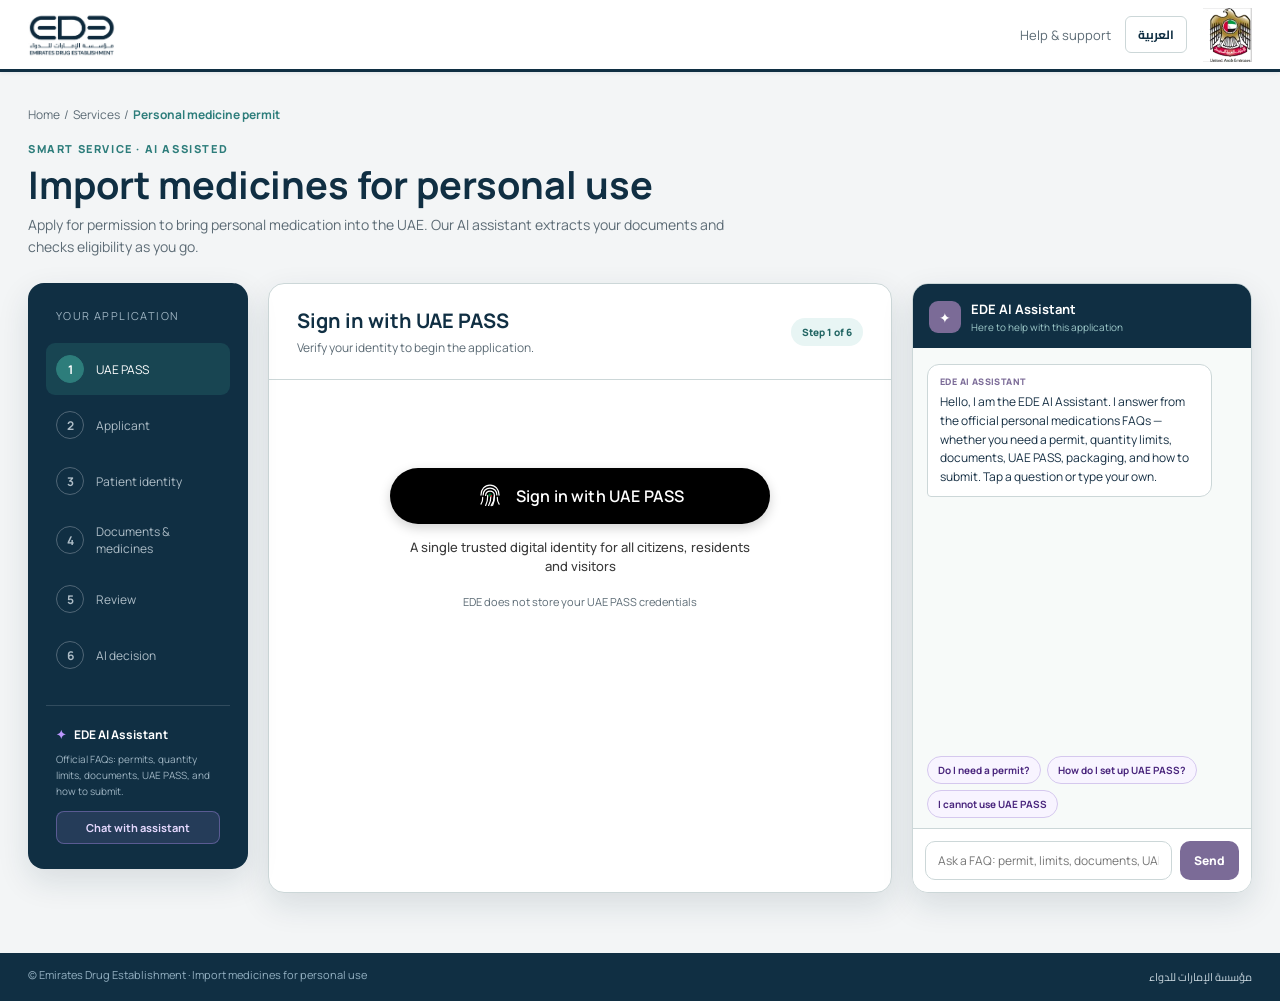
<file: index.html>
<!doctype html>
<html lang="en">
<head>
  <meta charset="utf-8">
  <meta name="viewport" content="width=device-width, initial-scale=1">
  <title>EDE | Import Medicines Permit</title>
  <link rel="preconnect" href="https://fonts.googleapis.com">
  <link rel="preconnect" href="https://fonts.gstatic.com" crossorigin>
  <link href="https://fonts.googleapis.com/css2?family=Cairo:wght@400;600;700&family=Manrope:wght@400;500;600;700;800&display=swap" rel="stylesheet">
  <style>
    :root {
      --navy: #102f43;
      --navy-2: #193e54;
      --teal: #2d7d7b;
      --teal-dark: #236664;
      --teal-light: #e8f5f4;
      --ink: #173044;
      --muted: #5c6b75;
      --line: #ccd7d8;
      --surface: #fff;
      --page: #f3f5f6;
      --success: #2f8264;
      --warning: #c98218;
      --danger: #bd2845;
      --purple: #7b6b97;
      --shadow: 0 12px 32px rgba(16, 47, 67, .12);
    }
    * { box-sizing: border-box; }
    body { margin: 0; font-family: Manrope, Cairo, Arial, sans-serif; color: var(--ink); background: var(--page); }
    button, input, select { font: inherit; }
    button { cursor: pointer; }
    .ede-header {
      height: 72px; display: flex; align-items: center; gap: 16px;
      padding: 0 28px; background: #fff;
      border-bottom: 3px solid var(--navy);
      box-shadow: 0 1px 4px rgba(16,47,67,.08);
      position: sticky; top: 0; z-index: 40;
    }
    .ede-logo { height: 48px; width: auto; display: block; max-width: min(52vw, 420px); object-fit: contain; object-position: left center; }
    .ede-emblem { height: 54px; width: auto; display: block; flex: none; }
    .header-actions { margin-left: auto; display: flex; align-items: center; gap: 14px; color: var(--muted); font-size: 13px; }
    .lang {
      background: #fff; border: 1px solid var(--line); border-radius: 6px;
      color: var(--navy); font-weight: 700; padding: 6px 12px; font-size: 12px;
      display: inline-flex; align-items: center; gap: 6px; font-family: Cairo, Manrope, sans-serif;
    }
    .lang:hover { border-color: var(--teal); color: var(--teal); }
    nav {
      height: 46px; display: flex; align-items: center; gap: 4px; padding: 0 28px;
      background: #f6f8fa; border-bottom: 1px solid #e2e8f0; font-size: 13px;
      position: sticky; top: 72px; z-index: 39;
    }
    nav button {
      color: #4a5568; text-decoration: none; height: 46px; display: flex; align-items: center;
      border: 0; background: transparent; padding: 0 16px; font-size: 13px; font-weight: 500;
      border-bottom: 2px solid transparent;
    }
    nav button:hover { color: var(--teal); }
    nav button.active { color: var(--teal); font-weight: 700; border-bottom: 2px solid var(--teal); }
    nav .officer-link { margin-left: auto; color: var(--navy); font-weight: 700; }
    .shell { max-width: 1480px; margin: 0 auto; padding: 34px 28px 60px; }
    .breadcrumb { color: var(--muted); font-size: 12px; margin-bottom: 18px; }
    .breadcrumb b { color: var(--teal); }
    .hero { display: flex; justify-content: space-between; align-items: end; gap: 24px; margin-bottom: 25px; }
    .eyebrow { color: var(--teal); text-transform: uppercase; font-size: 11px; font-weight: 800; letter-spacing: 1.6px; }
    h1 { color: var(--navy); margin: 7px 0; font-size: clamp(26px, 3vw, 38px); line-height: 1.15; }
    .subtitle { color: var(--muted); font-size: 14px; margin: 0; max-width: 700px; line-height: 1.6; }
    .secure-pill { white-space: nowrap; color: var(--success); background: #e8f5ed; border: 1px solid #cce7d6; padding: 9px 13px; border-radius: 20px; font-size: 11px; font-weight: 700; }
    .workspace { display: grid; grid-template-columns: 220px minmax(0, 1fr) 340px; gap: 20px; align-items: start; }
    .steps { background: var(--navy); border-radius: 16px; color: #fff; padding: 25px 18px; position: sticky; top: 18px; box-shadow: var(--shadow); }
    .steps-title { font-size: 11px; text-transform: uppercase; letter-spacing: 1.4px; color: #9db3c1; margin: 0 10px 20px; }
    .step { display: flex; gap: 12px; padding: 12px 10px; border-radius: 9px; margin: 4px 0; color: #aebdc7; font-size: 12px; align-items: center; }
    .step-num { width: 28px; height: 28px; border-radius: 50%; border: 1px solid #506676; display: grid; place-items: center; font-weight: 700; flex: none; }
    .step.active { color: #fff; background: rgba(45,125,123,.28); }
    .step.active .step-num { background: var(--teal); border-color: var(--teal); }
    .step.done { color: #dce5e8; }
    .step.done .step-num { color: #fff; background: var(--success); border-color: var(--success); }
    .ai-side { margin-top: 24px; border-top: 1px solid #314c5e; padding: 20px 10px 0; }
    .ai-side b { display: flex; gap: 8px; align-items: center; font-size: 12px; }
    .spark { color: #bd98ff; }
    .ai-side p { font-size: 10px; line-height: 1.6; color: #9db3c1; margin: 8px 0 0; }
    .ai-side-btn {
      width: 100%; margin-top: 12px; border: 1px solid rgba(189,152,255,.35); background: rgba(189,152,255,.12);
      color: #e6d9ff; border-radius: 8px; padding: 8px 10px; font-size: 11px; font-weight: 700;
    }
    .ai-side-btn:hover { background: rgba(189,152,255,.22); }
    .ai-chat {
      background: #fff; border: 1px solid var(--line); border-radius: 16px; box-shadow: var(--shadow);
      display: flex; flex-direction: column; min-height: 610px; max-height: calc(100vh - 160px);
      position: sticky; top: 18px; overflow: hidden;
    }
    .ai-chat-head {
      padding: 16px 16px 14px; background: var(--navy); color: #fff;
      display: flex; align-items: center; gap: 10px;
    }
    .ai-chat-head .ai-icon { width: 32px; height: 32px; font-size: 14px; }
    .ai-chat-head b { display: block; font-size: 13px; }
    .ai-chat-head small { display: block; color: #9fcaca; font-size: 10px; margin-top: 2px; }
    .ai-chat-close { margin-left: auto; display: none; border: 0; background: rgba(255,255,255,.12); color: #fff; width: 28px; height: 28px; border-radius: 6px; font-size: 16px; }
    .ai-chat-log { flex: 1; overflow-y: auto; padding: 16px 14px; display: flex; flex-direction: column; gap: 12px; background: #f7faf9; }
    .ai-msg { max-width: 92%; padding: 10px 12px; border-radius: 12px; font-size: 12px; line-height: 1.55; }
    .ai-msg.bot { background: #fff; border: 1px solid var(--line); color: var(--ink); border-bottom-left-radius: 4px; }
    .ai-msg.user { align-self: flex-end; background: var(--teal); color: #fff; border-bottom-right-radius: 4px; }
    .ai-msg .who { display: block; font-size: 9px; font-weight: 800; letter-spacing: .4px; text-transform: uppercase; margin-bottom: 4px; }
    .ai-msg.bot .who { color: var(--purple); }
    .ai-msg.user .who { color: rgba(255,255,255,.75); }
    .ai-chips { display: flex; flex-wrap: wrap; gap: 6px; padding: 0 14px 10px; background: #f7faf9; }
    .ai-chip {
      border: 1px solid #d5c8ee; background: #f8f4ff; color: #4a267d; border-radius: 14px;
      padding: 6px 10px; font-size: 10px; font-weight: 700;
    }
    .ai-chip:hover { background: #efe7fa; }
    .ai-chat-form { display: flex; gap: 8px; padding: 12px; border-top: 1px solid var(--line); background: #fff; }
    .ai-chat-form input {
      flex: 1; border: 1px solid var(--line); border-radius: 10px; padding: 10px 12px; font-size: 12px; outline: 0; color: var(--navy);
    }
    .ai-chat-form input:focus { border-color: var(--purple); box-shadow: 0 0 0 3px rgba(123,107,151,.12); }
    .ai-chat-form button {
      border: 0; border-radius: 10px; background: var(--purple); color: #fff; padding: 0 14px; font-size: 12px; font-weight: 800;
    }
    .ai-chat-form button:hover { background: #5e4d7e; }
    .ai-typing { display: none; align-items: center; gap: 6px; color: var(--muted); font-size: 11px; padding: 0 16px 8px; background: #f7faf9; }
    .ai-typing.show { display: flex; }
    .ai-dot { width: 6px; height: 6px; border-radius: 50%; background: var(--purple); animation: pulse 1s infinite; }
    .ai-dot:nth-child(2) { animation-delay: .15s; }
    .ai-dot:nth-child(3) { animation-delay: .3s; }
    .ai-fab {
      display: none; position: fixed; right: 22px; bottom: 22px; z-index: 30;
      width: 56px; height: 56px; border-radius: 50%; border: 0; background: var(--purple); color: #fff;
      box-shadow: 0 10px 24px rgba(112,70,183,.35); font-size: 22px; font-weight: 800;
    }
    .ai-chat-backdrop { display: none; }
    .panel { background: var(--surface); border: 1px solid var(--line); border-radius: 16px; box-shadow: var(--shadow); overflow: hidden; min-height: 610px; }
    .panel-head { padding: 23px 28px; border-bottom: 1px solid var(--line); display: flex; justify-content: space-between; gap: 20px; align-items: center; }
    .panel-head h2 { margin: 0 0 5px; font-size: 20px; color: var(--navy); }
    .panel-head p { margin: 0; font-size: 12px; color: var(--muted); }
    .step-badge { background: var(--teal-light); color: var(--teal-dark); border-radius: 15px; padding: 7px 11px; font-size: 10px; font-weight: 800; white-space: nowrap; }
    .content { padding: 28px; }
    .page { display: none; }
    .page.active { display: block; animation: rise .25s ease; }
    @keyframes rise { from { opacity: .2; transform: translateY(5px); } }
    .ai-callout { border: 1px solid #d9caf4; background: #f8f4ff; border-radius: 12px; padding: 15px 17px; display: flex; gap: 13px; margin-bottom: 24px; }
    .ai-icon { width: 34px; height: 34px; border-radius: 9px; display: grid; place-items: center; background: var(--purple); color: #fff; flex: none; }
    .ai-callout b { font-size: 12px; color: #4a267d; }
    .ai-callout p { margin: 4px 0 0; font-size: 11px; line-height: 1.55; color: #715791; }
    .question { margin-bottom: 24px; }
    .label { display: block; font-size: 12px; font-weight: 700; color: var(--navy); margin-bottom: 9px; }
    .req { color: var(--danger); }
    .choice-grid { display: grid; grid-template-columns: repeat(2, 1fr); gap: 12px; }
    .choice { position: relative; border: 1.5px solid var(--line); border-radius: 11px; padding: 16px; display: flex; gap: 12px; align-items: center; cursor: pointer; min-height: 72px; }
    .choice:hover { border-color: #94bebe; }
    .choice.selected { border-color: var(--teal); background: #f3fafa; box-shadow: inset 0 0 0 1px var(--teal); }
    .choice input { position: absolute; opacity: 0; }
    .radio-dot { width: 18px; height: 18px; border: 2px solid #adb9bf; border-radius: 50%; flex: none; }
    .selected .radio-dot { border: 5px solid var(--teal); }
    .choice b { display: block; font-size: 12px; color: var(--navy); }
    .choice small { color: var(--muted); font-size: 10px; display: block; margin-top: 4px; line-height: 1.4; }
    .classification { background: var(--navy); color: #fff; border-radius: 12px; padding: 17px 20px; display: flex; align-items: center; gap: 14px; margin-top: 8px; }
    .class-icon { width: 38px; height: 38px; border-radius: 50%; background: var(--teal); display: grid; place-items: center; }
    .classification small { display: block; color: #acc0cb; font-size: 10px; margin-bottom: 3px; }
    .classification b { font-size: 15px; }
    .classification span:last-child { margin-left: auto; font-size: 10px; color: #9fcaca; }
    .footer-actions { display: flex; justify-content: space-between; padding: 20px 28px; border-top: 1px solid var(--line); background: #fbfcfc; }
    .btn { border: 0; border-radius: 8px; padding: 11px 19px; font-weight: 700; font-size: 12px; display: inline-flex; align-items: center; gap: 8px; }
    .btn-primary { color: #fff; background: var(--teal); }
    .btn-primary:hover { background: var(--teal-dark); }
    .btn-secondary { color: var(--navy); background: #fff; border: 1px solid var(--line); }
    .btn-ghost { color: var(--muted); background: transparent; }
    .upload-zone { border: 1.5px dashed #9cb9ba; border-radius: 13px; background: #f7fbfb; text-align: center; padding: 27px; cursor: pointer; transition: .2s; }
    .upload-zone:hover { background: var(--teal-light); border-color: var(--teal); }
    .upload-symbol { width: 48px; height: 48px; border-radius: 50%; background: var(--teal-light); color: var(--teal); display: grid; place-items: center; font-size: 22px; margin: 0 auto 12px; }
    .upload-zone b { display: block; font-size: 13px; color: var(--navy); }
    .upload-zone p { margin: 6px 0 0; color: var(--muted); font-size: 10px; }
    .file-card { display: none; align-items: center; gap: 13px; border: 1px solid var(--line); border-radius: 11px; padding: 13px; margin-top: 12px; }
    .file-card.visible { display: flex; }
    .file-icon { width: 38px; height: 38px; border-radius: 8px; background: #fceceb; color: #ba3e38; display: grid; place-items: center; font-size: 10px; font-weight: 800; }
    .file-name { font-size: 11px; font-weight: 700; }
    .file-meta { color: var(--muted); font-size: 9px; margin-top: 3px; }
    .file-ok { margin-left: auto; color: var(--success); font-weight: 800; font-size: 11px; }
    .extracting { display: none; margin-top: 17px; border: 1px solid #d9caf4; background: #faf7ff; border-radius: 10px; padding: 14px; }
    .extracting.visible { display: block; }
    .scan-line { height: 5px; background: #e9ddfa; border-radius: 3px; overflow: hidden; margin-top: 10px; }
    .scan-line:after { content: ""; display: block; width: 35%; height: 100%; background: var(--purple); animation: scan 1.1s infinite; border-radius: inherit; }
    @keyframes scan { from { transform: translateX(-100%); } to { transform: translateX(360%); } }
    .medicine-card { border: 1px solid var(--line); border-radius: 12px; margin-top: 18px; overflow: hidden; }
    .medicine-title { padding: 13px 16px; background: #f8faf9; display: flex; align-items: center; font-size: 11px; font-weight: 800; color: var(--navy); border-bottom: 1px solid var(--line); }
    .ai-tag { margin-left: auto; font-size: 9px; color: var(--purple); background: #efe7fa; border-radius: 10px; padding: 4px 8px; }
    .form-grid { padding: 17px; display: grid; grid-template-columns: repeat(2, 1fr); gap: 16px; }
    .field label { display: flex; justify-content: space-between; font-size: 10px; color: var(--muted); font-weight: 700; margin-bottom: 6px; }
    .confidence { color: var(--success); font-size: 8px; }
    .field input, .field select { width: 100%; border: 1px solid var(--line); border-radius: 8px; padding: 10px 11px; font-size: 11px; color: var(--navy); background: #fff; outline: 0; }
    .field input:focus, .field select:focus { border-color: var(--teal); box-shadow: 0 0 0 3px rgba(45,125,123,.12); }
    .span-2 { grid-column: span 2; }
    .add-med { color: var(--teal); border: 1px dashed #9bbebe; background: #f7fbfb; width: 100%; border-radius: 9px; padding: 11px; font-size: 11px; font-weight: 700; margin-top: 13px; }
    .identity-grid { display: grid; grid-template-columns: repeat(2,1fr); gap: 16px; }
    .identity-banner { background: #eaf6ef; border: 1px solid #cae7d5; color: var(--success); border-radius: 11px; padding: 13px 15px; font-size: 11px; font-weight: 700; margin-bottom: 19px; display: flex; gap: 9px; }
    .review-section { border: 1px solid var(--line); border-radius: 11px; margin-bottom: 14px; overflow: hidden; }
    .review-title { background: #f8faf9; padding: 12px 15px; font-size: 11px; font-weight: 800; color: var(--navy); display: flex; justify-content: space-between; }
    .review-title button { border: 0; background: transparent; color: var(--teal); font-size: 10px; font-weight: 700; }
    .summary-grid { padding: 15px; display: grid; grid-template-columns: repeat(3, 1fr); gap: 14px; }
    .summary-grid small { color: var(--muted); font-size: 8px; display: block; margin-bottom: 4px; }
    .summary-grid b { font-size: 10px; color: var(--navy); }
    .checklist { display: grid; gap: 8px; padding: 14px 15px; }
    .check-row { display: flex; align-items: center; gap: 9px; font-size: 10px; }
    .check { width: 19px; height: 19px; border-radius: 50%; display: grid; place-items: center; font-size: 10px; color: #fff; background: var(--success); }
    .terms { font-size: 10px; color: var(--muted); display: flex; gap: 9px; align-items: start; margin: 17px 0 3px; }
    .decision-head { text-align: center; margin-bottom: 24px; }
    .decision-icon { width: 60px; height: 60px; display: grid; place-items: center; border-radius: 50%; margin: 0 auto 12px; background: #fff3df; color: var(--warning); font-size: 28px; }
    .decision-head h3 { margin: 0; color: var(--navy); font-size: 22px; }
    .decision-head p { margin: 7px auto 0; color: var(--muted); max-width: 590px; font-size: 11px; line-height: 1.6; }
    .decision-strip { display: grid; grid-template-columns: repeat(3,1fr); gap: 10px; margin-bottom: 20px; }
    .metric { border: 1px solid var(--line); border-radius: 10px; padding: 14px; text-align: center; }
    .metric strong { display: block; color: var(--navy); font-size: 19px; }
    .metric small { color: var(--muted); font-size: 9px; }
    .decision-med { border: 1px solid var(--line); border-radius: 11px; padding: 15px; margin-bottom: 10px; display: flex; align-items: center; gap: 12px; }
    .med-symbol { width: 38px; height: 38px; border-radius: 9px; background: var(--teal-light); color: var(--teal); display: grid; place-items: center; }
    .decision-med b { font-size: 11px; display: block; }
    .decision-med small { color: var(--muted); font-size: 9px; }
    .outcome { margin-left: auto; border-radius: 12px; padding: 6px 9px; font-size: 9px; font-weight: 800; white-space: nowrap; }
    .auto { color: var(--success); background: #e7f5ed; }
    .hitl { color: var(--warning); background: #fff1dc; }
    .reasons { margin: 8px 0 0; padding-left: 15px; color: #765527; font-size: 9px; line-height: 1.55; }
    .application-number { margin-top: 20px; background: var(--navy); border-radius: 11px; color: #fff; padding: 16px 18px; display: flex; align-items: center; }
    .application-number small { color: #9fb2bd; display: block; font-size: 9px; }
    .application-number b { font-size: 13px; }
    .application-number span:last-child { margin-left: auto; color: #a5d1d1; font-size: 10px; }
    .uaepass-card { max-width: 520px; margin: 48px auto; text-align: center; padding: 12px 8px 8px; }
    .uaepass-button {
      display: inline-flex; align-items: center; justify-content: center; gap: 12px;
      width: min(100%, 380px); min-height: 56px; border: 0; border-radius: 999px;
      background: #000; color: #fff; padding: 12px 32px;
      font-family: Manrope, Helvetica, Arial, sans-serif;
      font-size: 16px; font-weight: 600; letter-spacing: .01em; line-height: 1;
      box-shadow: 0 4px 12px rgba(0,0,0,.18);
    }
    .uaepass-button:hover { background: #111; }
    .uaepass-button:active { transform: translateY(1px); box-shadow: 0 2px 6px rgba(0,0,0,.16); }
    .uaepass-logo { width: 28px; height: 28px; flex: none; display: block; }
    .uaepass-card p {
      margin: 14px auto 0; max-width: 340px; color: #3a3a3a;
      font-size: 13px; font-weight: 500; line-height: 1.45;
    }
    .privacy-note { margin-top: 18px; color: var(--muted); font-size: 11px; }
    .identity-upload { display: none; margin: 20px 0; border-top: 1px solid var(--line); padding-top: 20px; }
    .identity-upload.visible { display: block; }
    .extracted-identity { display: none; margin-top: 12px; padding: 15px; border: 1px solid #cce7d6; background: #f1faf5; border-radius: 11px; }
    .extracted-identity.visible { display: block; }
    .extract-grid { display: grid; grid-template-columns: repeat(2,1fr); gap: 12px; text-align: left; }
    .extract-grid small { display: block; color: var(--muted); font-size: 8px; margin-bottom: 3px; }
    .extract-grid b { font-size: 10px; color: var(--navy); }
    .document-grid { display: grid; grid-template-columns: repeat(2,1fr); gap: 14px; }
    .document-tile { border: 1px solid var(--line); border-radius: 12px; padding: 16px; }
    .document-tile.required { border-top: 3px solid var(--teal); }
    .document-tile h4 { margin: 0 0 4px; font-size: 12px; color: var(--navy); }
    .document-tile p { margin: 0 0 12px; min-height: 29px; color: var(--muted); font-size: 9px; line-height: 1.5; }
    .mini-upload { width: 100%; border: 1px dashed #9cb9ba; background: #f7fbfb; color: var(--teal); border-radius: 8px; padding: 10px; font-size: 10px; font-weight: 700; }
    .upload-status { display: none; margin-top: 9px; color: var(--success); font-size: 9px; font-weight: 700; overflow: hidden; text-overflow: ellipsis; white-space: nowrap; }
    .upload-status.visible { display: block; }
    .medicine-actions { margin-left: auto; display: flex; gap: 6px; }
    .icon-btn { border: 1px solid var(--line); background: #fff; color: var(--muted); border-radius: 6px; padding: 5px 8px; font-size: 9px; font-weight: 700; }
    .icon-btn.danger { color: var(--danger); }
    .empty-medicines { display: none; padding: 24px; text-align: center; color: var(--muted); font-size: 11px; border: 1px dashed var(--line); border-radius: 11px; margin-top: 16px; }
    .field input:disabled, .field select:disabled { background: #f1f4f4; color: #4f626e; border-color: #e5e9ea; cursor: not-allowed; }
    .portal-view { display: none; }
    .portal-view.active { display: block; }
    .dashboard-hero { background: var(--navy); border-radius: 16px; color: #fff; padding: 30px; display: flex; justify-content: space-between; align-items: center; gap: 24px; overflow: hidden; position: relative; }
    .dashboard-hero:after { content:"EDE"; position:absolute; right:20px; top:-25px; font-size:130px; font-weight:800; color:rgba(255,255,255,.035); pointer-events:none; }
    .dashboard-hero > * { position:relative; z-index:1; }
    .dashboard-hero h1 { color:#fff; font-size:27px; margin:4px 0 7px; }
    .dashboard-hero p { color:#b7c6ce; font-size:11px; margin:0; }
    .kpi-grid { display:grid; grid-template-columns:repeat(4,1fr); gap:14px; margin:20px 0; }
    .kpi-card {
      background:#fff; border:1px solid var(--line); border-radius:12px; padding:16px 18px 14px 18px;
      position:relative; overflow:hidden; box-shadow:0 6px 18px rgba(16,47,67,.06);
    }
    .kpi-card:before { content:""; position:absolute; left:0; top:0; bottom:0; width:4px; background:var(--teal); }
    .kpi-card:nth-child(1):before { background:#7cb87c; }
    .kpi-card:nth-child(2):before { background:#5ba3c9; }
    .kpi-card:nth-child(3):before { background:var(--purple); }
    .kpi-card:nth-child(4):before { background:var(--navy); }
    .kpi-card small { display:block; color:#83929b; font-size:10px; font-weight:800; letter-spacing:.8px; text-transform:uppercase; margin-bottom:6px; }
    .kpi-card strong { display:block; font-size:28px; color:var(--navy); line-height:1; }
    .kpi-card em { display:block; margin-top:6px; font-style:normal; color:var(--muted); font-size:11px; font-weight:500; }
    .table-card { background:#fff; border:1px solid var(--line); border-radius:14px; overflow:hidden; box-shadow:var(--shadow); }
    .table-head { padding:17px 20px; border-bottom:1px solid var(--line); display:flex; align-items:center; justify-content:space-between; }
    .table-head h3 { margin:0; color:var(--navy); font-size:14px; }
    table { width:100%; border-collapse:collapse; font-size:10px; }
    th { text-align:left; color:var(--muted); background:#f8faf9; font-size:8px; text-transform:uppercase; letter-spacing:.5px; }
    th,td { padding:13px 16px; border-bottom:1px solid #edf0f0; }
    tr:last-child td { border-bottom:0; }
    .status { display:inline-flex; border-radius:12px; padding:5px 8px; font-size:8px; font-weight:800; }
    .status.review { background:#fff1dc; color:var(--warning); }
    .status.approved { background:#e7f5ed; color:var(--success); }
    .officer-shell { max-width:1400px; margin:0 auto; padding:28px; }
    .officer-layout { display:grid; grid-template-columns:350px minmax(0,1fr); gap:18px; align-items:start; }
    .queue, .case-detail { background:#fff; border:1px solid var(--line); border-radius:14px; overflow:hidden; box-shadow:var(--shadow); }
    .queue-item { padding:15px 17px; border-bottom:1px solid var(--line); cursor:pointer; }
    .queue-item:hover,.queue-item.active { background:#f3f9f8; border-left:3px solid var(--teal); }
    .queue-item b { display:block; color:var(--navy); font-size:11px; margin-bottom:4px; }
    .queue-item small { color:var(--muted); font-size:8px; }
    .case-header { padding:20px 22px; background:var(--navy); color:#fff; display:flex; justify-content:space-between; align-items:center; }
    .case-header h2 { margin:0 0 4px; font-size:17px; }
    .case-header p { margin:0; color:#b4c4cd; font-size:9px; }
    .case-body { padding:22px; }
    .case-grid { display:grid; grid-template-columns:repeat(3,1fr); gap:12px; margin-bottom:18px; }
    .case-stat { border:1px solid var(--line); border-radius:9px; padding:12px; }
    .case-stat small { display:block; color:var(--muted); font-size:8px; margin-bottom:4px; }
    .case-stat b { font-size:10px; color:var(--navy); }
    .rule-alert { border-left:3px solid var(--warning); background:#fff8ed; padding:12px 14px; margin:8px 0; border-radius:0 8px 8px 0; font-size:9px; color:#6f4a1b; }
    .officer-actions { display:flex; gap:9px; justify-content:flex-end; padding-top:18px; border-top:1px solid var(--line); margin-top:18px; }
    .officer-actions .ai-pick { box-shadow: 0 0 0 2px var(--purple); position: relative; }
    .officer-actions .ai-pick.approve-pick { box-shadow: 0 0 0 2px var(--success); }
    .officer-actions .ai-pick.reject-pick { box-shadow: 0 0 0 2px var(--danger); }
    .officer-actions .ai-pick.correction-pick { box-shadow: 0 0 0 2px var(--warning); }
    .ai-suggest { border:1px solid #d9caf4; background:#f8f4ff; border-radius:12px; padding:14px 16px; margin-bottom:16px; }
    .ai-suggest.reject { border-color:#f0c4cc; background:#fff6f7; }
    .ai-suggest.approve { border-color:#c5ddd4; background:#f3faf7; }
    .ai-suggest.correction { border-color:#ead7a8; background:#fff8e8; }
    .ai-suggest-head { display:flex; align-items:center; gap:10px; margin-bottom:8px; }
    .ai-suggest-head b { display:block; font-size:12px; color:var(--navy); }
    .ai-suggest-head small { display:block; font-size:9px; color:var(--muted); margin-top:2px; }
    .ai-suggest-badge { margin-left:auto; border-radius:12px; padding:5px 10px; font-size:10px; font-weight:800; letter-spacing:.4px; white-space:nowrap; }
    .ai-suggest-badge.approve { background:#e7f5ed; color:var(--success); }
    .ai-suggest-badge.reject { background:#fde8ec; color:var(--danger); }
    .ai-suggest-badge.correction { background:#fff1dc; color:var(--warning); }
    .ai-suggest p { margin:0 0 8px; font-size:11px; line-height:1.55; color:var(--ink); }
    .ai-suggest ul { margin:0; padding-left:16px; color:#4a267d; font-size:10px; line-height:1.55; }
    .ai-suggest.reject ul { color:#7a2436; }
    .ai-suggest.correction ul { color:#7a5a12; }
    .ai-suggest-note { margin-top:10px; font-size:9px; color:var(--muted); }
    .ai-apply { margin-top:10px; border:0; border-radius:8px; padding:8px 12px; font-size:11px; font-weight:800; background:var(--purple); color:#fff; }
    .ai-suggest.approve .ai-apply { background:var(--success); }
    .ai-suggest.reject .ai-apply { background:var(--danger); }
    .ai-suggest.correction .ai-apply { background:var(--warning); color:#fff; }
    .check-row.fail .check { background:var(--danger); }
    .check-row.fail { color:var(--danger); }
    .site-footer {
      background: var(--navy); color: #94b1c2; padding: 14px 28px;
      display: flex; justify-content: space-between; gap: 12px; font-size: 11px;
    }
    .site-footer span:last-child { font-family: Cairo, sans-serif; color: #c6d4dc; }
    .toast { position: fixed; right: 24px; bottom: 24px; padding: 13px 16px; background: var(--navy); color: #fff; border-radius: 9px; font-size: 11px; box-shadow: var(--shadow); transform: translateY(80px); opacity: 0; transition: .3s; z-index: 10; }
    .toast.show { transform: none; opacity: 1; }
    @media (max-width: 1180px) {
      .workspace { grid-template-columns: 220px minmax(0, 1fr); }
      .ai-chat {
        position: fixed; right: 16px; bottom: 16px; top: auto; left: auto;
        width: min(380px, calc(100vw - 24px)); min-height: 0; height: min(560px, calc(100vh - 90px));
        z-index: 45; display: none; max-height: none;
      }
      .ai-chat.open { display: flex; }
      .ai-chat-close { display: grid; place-items: center; }
      #applicationView.active .ai-fab { display: grid; }
    }
    @media (max-width: 800px) {
      .ede-header { padding: 0 14px; height: 64px; }
      .ede-logo { height: 38px; }
      .ede-emblem { height: 42px; }
      nav { top: 64px; padding: 0 10px; }
      .workspace { grid-template-columns: 1fr; }
      .steps { position: static; display: flex; overflow-x: auto; padding: 12px; }
      .steps-title, .ai-side { display: none; }
      .ai-fab { display: grid; }
      .ai-chat { right: 0; bottom: 0; left: 0; width: 100%; height: min(78vh, 640px); border-radius: 16px 16px 0 0; }
      .step { min-width: max-content; }
      .hero { align-items: start; }
      .secure-pill { display: none; }
      .choice-grid, .identity-grid, .form-grid { grid-template-columns: 1fr; }
      .document-grid, .extract-grid { grid-template-columns: 1fr; }
      .span-2 { grid-column: auto; }
      .summary-grid { grid-template-columns: repeat(2,1fr); }
      .decision-strip { grid-template-columns: 1fr; }
      nav button:not(.active):not(.officer-link) { display: none; }
      .header-actions span { display: none; }
      .kpi-grid { grid-template-columns:repeat(2,1fr); }
      .officer-layout { grid-template-columns:1fr; }
      .case-grid { grid-template-columns:1fr; }
      .content, .panel-head { padding: 20px; }
    }
  </style>
<script>
window._EDE_LOGO_SRC='[data-uri]';
window._EDE_EMBLEM_SRC='[data-uri]';
</script>
</head>
<body>
  <header class="ede-header">
    <img class="ede-logo" id="edeLogo" alt="Emirates Drug Establishment">
    <div class="header-actions">
      <span>Help &amp; support</span>
      <button class="lang" type="button">العربية</button>
    </div>
    <img class="ede-emblem" id="edeEmblem" alt="United Arab Emirates">
  </header>
  <nav id="mainNav" style="display:none"><button onclick="showDashboard(this)">Dashboard</button><button class="officer-link" onclick="showOfficerPortal(this)">Officer review portal ↗</button></nav>

  <main class="shell portal-view active" id="applicationView">
    <div class="breadcrumb">Home &nbsp;/&nbsp; Services &nbsp;/&nbsp; <b>Personal medicine permit</b></div>
    <section class="hero">
      <div>
        <div class="eyebrow">Smart service · AI assisted</div>
        <h1>Import medicines for personal use</h1>
        <p class="subtitle">Apply for permission to bring personal medication into the UAE. Our AI assistant extracts your documents and checks eligibility as you go.</p>
      </div>
      <div class="secure-pill" id="securePill" style="display:none">✓ UAE PASS verified session</div>
    </section>

    <div class="workspace">
      <aside class="steps">
        <div class="steps-title">Your application</div>
        <div class="step active" data-step="1"><span class="step-num">1</span><span>UAE PASS</span></div>
        <div class="step" data-step="2"><span class="step-num">2</span><span>Applicant</span></div>
        <div class="step" data-step="3"><span class="step-num">3</span><span>Patient identity</span></div>
        <div class="step" data-step="4"><span class="step-num">4</span><span>Documents & medicines</span></div>
        <div class="step" data-step="5"><span class="step-num">5</span><span>Review</span></div>
        <div class="step" data-step="6"><span class="step-num">6</span><span>AI decision</span></div>
        <div class="ai-side">
          <b><span class="spark">✦</span> EDE AI Assistant</b>
          <p>Official FAQs: permits, quantity limits, documents, UAE PASS, and how to submit.</p>
          <button class="ai-side-btn" type="button" onclick="focusChat()">Chat with assistant</button>
        </div>
      </aside>

      <section class="panel">
        <div class="page active" id="page-1">
          <div class="panel-head"><div><h2>Sign in with UAE PASS</h2><p>Verify your identity to begin the application.</p></div><span class="step-badge">Step 1 of 6</span></div>
          <div class="content">
            <div class="uaepass-card">
              <button type="button" class="uaepass-button" id="signInButton" onclick="signIn(this)" aria-label="Sign in with UAE PASS">
                <svg class="uaepass-logo" viewBox="0 0 36 36" aria-hidden="true">
                  <g fill="none" stroke="#fff" stroke-linecap="round" stroke-linejoin="round">
                    <path stroke-width="1.55" d="M6.4 16.8C6.4 9.4 11.2 4 18 4s11.6 5.4 11.6 12.8"/>
                    <path stroke-width="1.55" d="M9.2 16.6c0-5 3.6-8.8 8.8-8.8s8.8 3.8 8.8 8.8"/>
                    <path stroke-width="1.55" d="M12.4 17.2c0-3.2 2.4-5.6 5.6-5.6s5.6 2.4 5.6 5.6c0 5.8-1.5 9.4-4.1 13.2"/>
                    <path stroke-width="1.55" d="M8.6 19.6c.35 4.8-1.4 7.6-2.2 8.8"/>
                    <path stroke-width="1.55" d="M15.1 17.2c0 6.2-.9 9.5-2.7 13"/>
                    <path stroke-width="1.55" d="M19.2 17.2c0 5.6-1.1 9.2-3 13"/>
                    <path stroke-width="1.55" d="M27.4 19.8c-.2 4.3 1.2 7.2 2.3 8.7"/>
                    <path stroke-width="1.55" d="M23.8 17.4c0 5.8-.8 9.2-2.4 12.6"/>
                  </g>
                  <circle cx="18.1" cy="16.6" r="2.15" fill="#00732F"/>
                  <circle cx="19.55" cy="17.85" r="1.15" fill="#CE1126"/>
                </svg>
                <span>Sign in with UAE PASS</span>
              </button>
              <p>A single trusted digital identity for all citizens, residents and visitors</p>
              <div class="privacy-note">EDE does not store your UAE PASS credentials</div>
            </div>
          </div>
        </div>

        <div class="page" id="page-2">
          <div class="panel-head"><div><h2>Tell us about the patient</h2><p>This determines identity requirements and medicine supply limits.</p></div><span class="step-badge">Step 2 of 6</span></div>
          <div class="content">
            <div class="identity-banner">✓ Signed in with UAE PASS as Sara Ahmed Al Mansoori</div>
            <div class="ai-callout"><div class="ai-icon">✦</div><div><b>Smart applicant classification</b><p>I’ll classify this application as Resident or Traveller using your answers.</p></div></div>
            <div class="question"><span class="label">Who are you applying for? <span class="req">*</span></span><div class="choice-grid" data-choice="applyingFor"><label class="choice selected"><input type="radio" name="applyingFor" value="myself" checked><span class="radio-dot"></span><span><b>Myself</b><small>I am the patient</small></span></label><label class="choice"><input type="radio" name="applyingFor" value="other"><span class="radio-dot"></span><span><b>Someone else</b><small>Relative, guardian or caregiver</small></span></label></div></div>
            <div class="question"><span class="label">Is the patient a UAE resident? <span class="req">*</span></span><div class="choice-grid" data-choice="resident"><label class="choice selected"><input type="radio" name="resident" value="yes" checked><span class="radio-dot"></span><span><b>Yes</b><small>Patient has UAE residence</small></span></label><label class="choice"><input type="radio" name="resident" value="no"><span class="radio-dot"></span><span><b>No</b><small>Patient is visiting the UAE</small></span></label></div></div>
            <div class="classification"><span class="class-icon">✓</span><span><small>AI classification</small><b id="classValue">Resident applicant</b></span><span id="classRule">BR-01 applied</span></div>
          </div>
          <div class="footer-actions"><button class="btn btn-ghost" onclick="saveDraft()">Save draft</button><button class="btn btn-primary" onclick="continueApplicant()">Continue to identity →</button></div>
        </div>

        <div class="page" id="page-3">
          <div class="panel-head"><div><h2>Confirm patient identity</h2><p id="identitySubtitle">Your identity is already available from UAE PASS.</p></div><span class="step-badge">Step 3 of 6</span></div>
          <div class="content">
            <div id="selfIdentity"><div class="identity-banner">✓ Patient identity pre-filled from your UAE PASS profile</div></div>
            <div class="identity-upload" id="otherIdentity">
              <div class="ai-callout"><div class="ai-icon">▣</div><div><b id="identityDocTitle">Upload patient Emirates ID</b><p id="identityDocHelp">Upload the front or a clear PDF. AI will extract the patient details for you to confirm.</p></div></div>
              <input type="file" id="identityFile" accept=".pdf,.png,.jpg,.jpeg" hidden>
              <div class="upload-zone" onclick="document.getElementById('identityFile').click()"><div class="upload-symbol">↥</div><b id="identityUploadLabel">Upload Emirates ID</b><p>PDF, JPG or PNG · maximum 40 MB</p></div>
              <div class="extracting" id="identityExtracting"><b style="font-size:11px;color:#4a267d">✦ AI is reading the identity document…</b><div class="scan-line"></div></div>
            </div>
            <div id="patientFields"><div class="identity-banner" id="patientFieldsBanner">✓ Patient identity pre-filled and ready to confirm</div><div class="identity-grid"><div class="field"><label>Patient full name</label><input id="patientName" value="Sara Ahmed Al Mansoori"></div><div class="field"><label>Date of birth</label><input id="patientDob" type="date" value="1991-05-14"></div><div class="field"><label id="documentNumberLabel">Emirates ID number</label><input id="patientDocumentNumber" value="784-1991-1234567-1"></div><div class="field"><label>Nationality</label><input id="patientNationality" value="United Arab Emirates"></div></div></div>
          </div>
          <div class="footer-actions"><button class="btn btn-secondary" onclick="go(2)">← Back</button><button class="btn btn-primary" onclick="continueIdentity()">Continue to documents →</button></div>
        </div>

        <div class="page" id="page-4">
          <div class="panel-head"><div><h2>Documents and medicines</h2><p>Upload supporting documents, then confirm every extracted medicine.</p></div><span class="step-badge">Step 4 of 6</span></div>
          <div class="content">
            <div class="ai-callout"><div class="ai-icon">▣</div><div><b>Document intelligence</b><p>AI extracts medicines from the prescription. You remain in control: edit, delete, or add medicines before submission.</p></div></div>
            <div class="document-grid">
              <div class="document-tile required"><h4>Prescription <span class="req">*</span></h4><p>Valid prescription from a medical professional.</p><input type="file" id="prescriptionFile" accept=".pdf,.png,.jpg,.jpeg" hidden><button class="mini-upload" onclick="document.getElementById('prescriptionFile').click()">↥ Upload prescription</button><div class="upload-status" id="prescriptionStatus"></div></div>
              <div class="document-tile"><h4>Medical report</h4><p>Required for controlled medicines; must be issued within 365 days.</p><input type="file" id="medicalFile" accept=".pdf,.png,.jpg,.jpeg" hidden><button class="mini-upload" onclick="document.getElementById('medicalFile').click()">↥ Upload medical report</button><div class="upload-status" id="medicalStatus"></div></div>
              <div class="document-tile"><h4>Additional documents</h4><p>Doctor declaration, supporting letter, or other evidence if required.</p><input type="file" id="additionalFile" accept=".pdf,.png,.jpg,.jpeg" multiple hidden><button class="mini-upload" onclick="document.getElementById('additionalFile').click()">＋ Add documents</button><div class="upload-status" id="additionalStatus"></div></div>
            </div>
            <div class="extracting" id="extracting"><b style="font-size:11px;color:#4a267d">✦ AI is extracting medicine details…</b><div class="scan-line"></div></div>
            <div id="medicineList"></div><div class="empty-medicines" id="emptyMedicines">No medicines added yet. Upload a prescription or add one manually.</div>
            <button class="add-med" onclick="addMedicine()">＋ Add another medicine</button>
          </div>
          <div class="footer-actions"><button class="btn btn-secondary" onclick="go(3)">← Back</button><button class="btn btn-primary" onclick="confirmMedicines()">Confirm medicines →</button></div>
        </div>

        <div class="page" id="page-5">
          <div class="panel-head"><div><h2>Review your application</h2><p>Check all information before the AI eligibility assessment.</p></div><span class="step-badge">Step 5 of 6</span></div>
          <div class="content">
            <div class="review-section"><div class="review-title">Applicant & patient <button onclick="go(2)">Edit</button></div><div class="summary-grid"><span><small>Classification</small><b id="reviewClass">Resident</b></span><span><small>Applying for</small><b id="reviewFor">Myself</b></span><span><small>Patient</small><b id="reviewPatient">Sara Ahmed Al Mansoori</b></span><span><small>Identity document</small><b id="reviewDocument">784-1991-•••••••-1</b></span><span><small>Nationality</small><b id="reviewNationality">United Arab Emirates</b></span><span><small>Identity</small><b style="color:var(--success)">✓ Confirmed</b></span></div></div>
            <div class="review-section"><div class="review-title">Medicine details <button onclick="go(4)">Edit</button></div><div class="summary-grid" id="reviewMeds"></div></div>
            <div class="review-section"><div class="review-title">AI pre-submission checks <span style="color:var(--purple)">✦ Live</span></div><div class="checklist"><div class="check-row"><span class="check">✓</span> UAE PASS applicant verification succeeded</div><div class="check-row"><span class="check">✓</span> Patient identity document confirmed</div><div class="check-row"><span class="check">✓</span> Required prescription uploaded</div><div class="check-row"><span class="check">✓</span> No active or recent application found</div></div></div>
            <label class="terms"><input id="terms" type="checkbox"> <span>I confirm the information is accurate and accept the general terms and conditions for this service.</span></label>
          </div>
          <div class="footer-actions"><button class="btn btn-secondary" onclick="go(4)">← Back</button><button class="btn btn-primary" onclick="submitApplication()">Submit for AI assessment ✦</button></div>
        </div>

        <div class="page" id="page-6">
          <div class="panel-head"><div><h2>Application decision</h2><p>Transparent eligibility results for every medicine.</p></div><span class="step-badge">Complete</span></div>
          <div class="content">
            <div class="decision-head"><div class="decision-icon" id="decisionIcon">◐</div><h3 id="decisionTitle">Mixed application</h3><p id="decisionText">Eligible medicines can be permitted immediately, while medicines requiring human review are securely routed to an EDE officer.</p></div>
            <div class="decision-strip"><div class="metric"><strong id="autoCount">1</strong><small>Auto-approved</small></div><div class="metric"><strong id="reviewCount">1</strong><small>Officer review</small></div><div class="metric"><strong id="permitCount">1</strong><small>Permit available now</small></div></div>
            <div id="decisionList"></div>
            <div class="application-number"><span><small>Application number</small><b>EDE-PMU-2026-0814027</b></span><span id="processingLabel">Partial permit ready · review in progress</span></div>
          </div>
          <div class="footer-actions"><button class="btn btn-secondary" onclick="restart()">Start another application</button><button class="btn btn-primary" onclick="downloadPermit()">↓ Download PDF permit</button></div>
        </div>
      </section>

      <aside class="ai-chat" id="aiChat" aria-label="EDE AI Assistant">
        <div class="ai-chat-head">
          <div class="ai-icon">✦</div>
          <div><b>EDE AI Assistant</b><small>Here to help with this application</small></div>
          <button class="ai-chat-close" type="button" onclick="toggleChat(false)" aria-label="Close chat">×</button>
        </div>
        <div class="ai-chat-log" id="aiChatLog"></div>
        <div class="ai-typing" id="aiTyping"><span class="ai-dot"></span><span class="ai-dot"></span><span class="ai-dot"></span> Assistant is typing…</div>
        <div class="ai-chips" id="aiChips"></div>
        <form class="ai-chat-form" onsubmit="return sendChat(event)">
          <input id="aiChatInput" type="text" maxlength="400" placeholder="Ask a FAQ: permit, limits, documents, UAE PASS…" autocomplete="off">
          <button type="submit">Send</button>
        </form>
      </aside>
    </div>
    <button class="ai-fab" id="aiFab" type="button" onclick="toggleChat(true)" aria-label="Open AI assistant">✦</button>
  </main>

  <main class="shell portal-view" id="dashboardView">
    <section class="dashboard-hero"><div><div class="eyebrow" style="color:#89c3c3">Applicant dashboard</div><h1>Welcome back, Sara</h1><p>Track applications, download permits, or start a new personal medicine import request.</p></div><button class="btn btn-primary" onclick="startApplication()">＋ New application</button></section>
    <div class="kpi-grid">
      <div class="kpi-card"><small>Total applications</small><strong>3</strong><em>portfolio records</em></div>
      <div class="kpi-card"><small>Awaiting review</small><strong id="reviewKpi">1</strong><em>decision required</em></div>
      <div class="kpi-card"><small>Permits issued</small><strong id="permitKpi">2</strong><em>completed requests</em></div>
      <div class="kpi-card"><small>Actions required</small><strong>0</strong><em>applicant follow-up</em></div>
    </div>
    <section class="table-card"><div class="table-head"><h3>My recent applications</h3><button class="btn btn-secondary" onclick="startApplication()">New application</button></div><div style="overflow-x:auto"><table><thead><tr><th>Application</th><th>Submitted</th><th>Patient</th><th>Medicines</th><th>Status</th><th>Action</th></tr></thead><tbody><tr><td><b>EDE-PMU-2026-0814027</b></td><td>14 Aug 2026</td><td>Sara Ahmed Al Mansoori</td><td>3</td><td><span class="status review" id="dashboardApplicationStatus">PARTIAL · IN REVIEW</span></td><td id="dashboardApplicationAction"><button class="icon-btn" onclick="showApplication();go(6)">View details</button></td></tr><tr><td><b>EDE-PMU-2026-0621182</b></td><td>21 Jun 2026</td><td>Sara Ahmed Al Mansoori</td><td>1</td><td><span class="status approved">PERMIT ISSUED</span></td><td><button class="icon-btn" onclick="downloadPermit(true)">Download</button></td></tr><tr><td><b>EDE-PMU-2026-0310044</b></td><td>10 Mar 2026</td><td>Omar Khalid Al Nuaimi</td><td>2</td><td><span class="status approved">PERMIT ISSUED</span></td><td><button class="icon-btn" onclick="downloadPermit(true)">Download</button></td></tr></tbody></table></div></section>
  </main>

  <main class="portal-view" id="officerView">
    <div class="officer-shell">
      <div class="hero" style="margin-bottom:20px"><div><div class="eyebrow">EDE internal · Human in the loop</div><h1>Officer review portal</h1><p class="subtitle">Review AI-routed medicines, supporting evidence, and the business rules that triggered human oversight.</p></div><button class="btn btn-secondary" onclick="showDashboard()">Exit officer portal</button></div>
      <div class="officer-layout">
        <aside class="queue">
          <div class="table-head"><h3>Review queue</h3><span class="status review" id="pendingCount">3 PENDING</span></div>
          <div id="officerQueue"></div>
        </aside>
        <section class="case-detail">
          <div class="case-header">
            <div><h2 id="caseNumber">EDE-PMU-2026-0814027</h2><p id="caseMeta">Submitted 14 Aug 2026 · AI confidence 98%</p></div>
            <span class="status review" id="officerCaseStatus">OFFICER REVIEW</span>
          </div>
          <div class="case-body">
            <div class="ai-suggest approve" id="officerAiSuggest">
              <div class="ai-suggest-head">
                <div class="ai-icon">✦</div>
                <div><b>AI recommendation</b><small>Based on triggered business rules and DCPU FAQs</small></div>
                <span class="ai-suggest-badge approve" id="aiSuggestBadge">APPROVE</span>
              </div>
              <p id="aiSuggestSummary"></p>
              <ul id="aiSuggestReasons"></ul>
              <div class="ai-suggest-note" id="aiSuggestNote">Approve only if every business rule is met. Missing documents → Send for Correction. Any unmet BR → Reject or Send for Correction. The officer remains the final decision maker.</div>
              <button class="ai-apply" id="aiApplyBtn" type="button" onclick="applyOfficerAiSuggestion()">Apply AI suggestion</button>
            </div>
            <div class="case-grid">
              <div class="case-stat"><small>Patient</small><b id="casePatient">Sara Ahmed Al Mansoori</b></div>
              <div class="case-stat"><small>Classification</small><b id="caseClass">Resident</b></div>
              <div class="case-stat"><small>Identity validation</small><b id="caseIdentity" style="color:var(--success)">✓ Matched</b></div>
              <div class="case-stat"><small>Medicine</small><b id="caseMedicine">Clonazepam 0.5 mg</b></div>
              <div class="case-stat"><small>Dispensing mode</small><b id="caseMode">Controlled Drug (CD)</b></div>
              <div class="case-stat"><small>Requested supply</small><b id="caseSupply">30 tablets · 30 days</b></div>
            </div>
            <div class="review-section">
              <div class="review-title">AI routing explanation <span style="color:var(--purple)">✦ Auditable</span></div>
              <div style="padding:12px 15px">
                <div class="rule-alert" id="caseRule"></div>
                <div id="caseChecks"></div>
              </div>
            </div>
            <div class="review-section">
              <div class="review-title">Supporting documents</div>
              <div class="checklist" id="caseDocs"></div>
            </div>
            <div class="field"><label>Officer notes</label><input id="officerNotes" placeholder="Add a note for the audit trail or applicant"></div>
            <div class="officer-actions">
              <button class="btn btn-secondary" id="btnCorrection" onclick="officerAction('correction')">Request correction</button>
              <button class="btn" id="btnReject" style="background:#fbeaea;color:var(--danger)" onclick="officerAction('reject')">Reject</button>
              <button class="btn btn-primary" id="btnApprove" onclick="officerAction('approve')">Approve medicine</button>
            </div>
          </div>
        </section>
      </div>
    </div>
  </main>
  <footer class="site-footer">
    <span>© Emirates Drug Establishment · Import medicines for personal use</span>
    <span dir="rtl">مؤسسة الإمارات للدواء</span>
  </footer>
  <div class="toast" id="toast"></div>
  <script>
/**
 * Minified by jsDelivr using Terser v5.37.0.
 * Original file: /npm/qrcode-generator@1.4.4/qrcode.js
 *
 * Do NOT use SRI with dynamically generated files! More information: https://www.jsdelivr.com/using-sri-with-dynamic-files
 */
var qrcode=function(){var t=function(t,r){var e=t,n=g[r],o=null,i=0,a=null,u=[],f={},c=function(t,r){o=function(t){for(var r=new Array(t),e=0;e<t;e+=1){r[e]=new Array(t);for(var n=0;n<t;n+=1)r[e][n]=null}return r}(i=4*e+17),l(0,0),l(i-7,0),l(0,i-7),s(),h(),d(t,r),e>=7&&v(t),null==a&&(a=p(e,n,u)),w(a,r)},l=function(t,r){for(var e=-1;e<=7;e+=1)if(!(t+e<=-1||i<=t+e))for(var n=-1;n<=7;n+=1)r+n<=-1||i<=r+n||(o[t+e][r+n]=0<=e&&e<=6&&(0==n||6==n)||0<=n&&n<=6&&(0==e||6==e)||2<=e&&e<=4&&2<=n&&n<=4)},h=function(){for(var t=8;t<i-8;t+=1)null==o[t][6]&&(o[t][6]=t%2==0);for(var r=8;r<i-8;r+=1)null==o[6][r]&&(o[6][r]=r%2==0)},s=function(){for(var t=B.getPatternPosition(e),r=0;r<t.length;r+=1)for(var n=0;n<t.length;n+=1){var i=t[r],a=t[n];if(null==o[i][a])for(var u=-2;u<=2;u+=1)for(var f=-2;f<=2;f+=1)o[i+u][a+f]=-2==u||2==u||-2==f||2==f||0==u&&0==f}},v=function(t){for(var r=B.getBCHTypeNumber(e),n=0;n<18;n+=1){var a=!t&&1==(r>>n&1);o[Math.floor(n/3)][n%3+i-8-3]=a}for(n=0;n<18;n+=1){a=!t&&1==(r>>n&1);o[n%3+i-8-3][Math.floor(n/3)]=a}},d=function(t,r){for(var e=n<<3|r,a=B.getBCHTypeInfo(e),u=0;u<15;u+=1){var f=!t&&1==(a>>u&1);u<6?o[u][8]=f:u<8?o[u+1][8]=f:o[i-15+u][8]=f}for(u=0;u<15;u+=1){f=!t&&1==(a>>u&1);u<8?o[8][i-u-1]=f:u<9?o[8][15-u-1+1]=f:o[8][15-u-1]=f}o[i-8][8]=!t},w=function(t,r){for(var e=-1,n=i-1,a=7,u=0,f=B.getMaskFunction(r),c=i-1;c>0;c-=2)for(6==c&&(c-=1);;){for(var g=0;g<2;g+=1)if(null==o[n][c-g]){var l=!1;u<t.length&&(l=1==(t[u]>>>a&1)),f(n,c-g)&&(l=!l),o[n][c-g]=l,-1==(a-=1)&&(u+=1,a=7)}if((n+=e)<0||i<=n){n-=e,e=-e;break}}},p=function(t,r,e){for(var n=A.getRSBlocks(t,r),o=b(),i=0;i<e.length;i+=1){var a=e[i];o.put(a.getMode(),4),o.put(a.getLength(),B.getLengthInBits(a.getMode(),t)),a.write(o)}var u=0;for(i=0;i<n.length;i+=1)u+=n[i].dataCount;if(o.getLengthInBits()>8*u)throw"code length overflow. ("+o.getLengthInBits()+">"+8*u+")";for(o.getLengthInBits()+4<=8*u&&o.put(0,4);o.getLengthInBits()%8!=0;)o.putBit(!1);for(;!(o.getLengthInBits()>=8*u||(o.put(236,8),o.getLengthInBits()>=8*u));)o.put(17,8);return function(t,r){for(var e=0,n=0,o=0,i=new Array(r.length),a=new Array(r.length),u=0;u<r.length;u+=1){var f=r[u].dataCount,c=r[u].totalCount-f;n=Math.max(n,f),o=Math.max(o,c),i[u]=new Array(f);for(var g=0;g<i[u].length;g+=1)i[u][g]=255&t.getBuffer()[g+e];e+=f;var l=B.getErrorCorrectPolynomial(c),h=k(i[u],l.getLength()-1).mod(l);for(a[u]=new Array(l.getLength()-1),g=0;g<a[u].length;g+=1){var s=g+h.getLength()-a[u].length;a[u][g]=s>=0?h.getAt(s):0}}var v=0;for(g=0;g<r.length;g+=1)v+=r[g].totalCount;var d=new Array(v),w=0;for(g=0;g<n;g+=1)for(u=0;u<r.length;u+=1)g<i[u].length&&(d[w]=i[u][g],w+=1);for(g=0;g<o;g+=1)for(u=0;u<r.length;u+=1)g<a[u].length&&(d[w]=a[u][g],w+=1);return d}(o,n)};f.addData=function(t,r){var e=null;switch(r=r||"Byte"){case"Numeric":e=M(t);break;case"Alphanumeric":e=x(t);break;case"Byte":e=m(t);break;case"Kanji":e=L(t);break;default:throw"mode:"+r}u.push(e),a=null},f.isDark=function(t,r){if(t<0||i<=t||r<0||i<=r)throw t+","+r;return o[t][r]},f.getModuleCount=function(){return i},f.make=function(){if(e<1){for(var t=1;t<40;t++){for(var r=A.getRSBlocks(t,n),o=b(),i=0;i<u.length;i++){var a=u[i];o.put(a.getMode(),4),o.put(a.getLength(),B.getLengthInBits(a.getMode(),t)),a.write(o)}var g=0;for(i=0;i<r.length;i++)g+=r[i].dataCount;if(o.getLengthInBits()<=8*g)break}e=t}c(!1,function(){for(var t=0,r=0,e=0;e<8;e+=1){c(!0,e);var n=B.getLostPoint(f);(0==e||t>n)&&(t=n,r=e)}return r}())},f.createTableTag=function(t,r){t=t||2;var e="";e+='<table style="',e+=" border-width: 0px; border-style: none;",e+=" border-collapse: collapse;",e+=" padding: 0px; margin: "+(r=void 0===r?4*t:r)+"px;",e+='">',e+="<tbody>";for(var n=0;n<f.getModuleCount();n+=1){e+="<tr>";for(var o=0;o<f.getModuleCount();o+=1)e+='<td style="',e+=" border-width: 0px; border-style: none;",e+=" border-collapse: collapse;",e+=" padding: 0px; margin: 0px;",e+=" width: "+t+"px;",e+=" height: "+t+"px;",e+=" background-color: ",e+=f.isDark(n,o)?"#000000":"#ffffff",e+=";",e+='"/>';e+="</tr>"}return e+="</tbody>",e+="</table>"},f.createSvgTag=function(t,r,e,n){var o={};"object"==typeof arguments[0]&&(t=(o=arguments[0]).cellSize,r=o.margin,e=o.alt,n=o.title),t=t||2,r=void 0===r?4*t:r,(e="string"==typeof e?{text:e}:e||{}).text=e.text||null,e.id=e.text?e.id||"qrcode-description":null,(n="string"==typeof n?{text:n}:n||{}).text=n.text||null,n.id=n.text?n.id||"qrcode-title":null;var i,a,u,c,g=f.getModuleCount()*t+2*r,l="";for(c="l"+t+",0 0,"+t+" -"+t+",0 0,-"+t+"z ",l+='<svg version="1.1" xmlns="http://www.w3.org/2000/svg"',l+=o.scalable?"":' width="'+g+'px" height="'+g+'px"',l+=' viewBox="0 0 '+g+" "+g+'" ',l+=' preserveAspectRatio="xMinYMin meet"',l+=n.text||e.text?' role="img" aria-labelledby="'+y([n.id,e.id].join(" ").trim())+'"':"",l+=">",l+=n.text?'<title id="'+y(n.id)+'">'+y(n.text)+"</title>":"",l+=e.text?'<description id="'+y(e.id)+'">'+y(e.text)+"</description>":"",l+='<rect width="100%" height="100%" fill="white" cx="0" cy="0"/>',l+='<path d="',a=0;a<f.getModuleCount();a+=1)for(u=a*t+r,i=0;i<f.getModuleCount();i+=1)f.isDark(a,i)&&(l+="M"+(i*t+r)+","+u+c);return l+='" stroke="transparent" fill="black"/>',l+="</svg>"},f.createDataURL=function(t,r){t=t||2,r=void 0===r?4*t:r;var e=f.getModuleCount()*t+2*r,n=r,o=e-r;return I(e,e,(function(r,e){if(n<=r&&r<o&&n<=e&&e<o){var i=Math.floor((r-n)/t),a=Math.floor((e-n)/t);return f.isDark(a,i)?0:1}return 1}))},f.createImgTag=function(t,r,e){t=t||2,r=void 0===r?4*t:r;var n=f.getModuleCount()*t+2*r,o="";return o+="<img",o+=' src="',o+=f.createDataURL(t,r),o+='"',o+=' width="',o+=n,o+='"',o+=' height="',o+=n,o+='"',e&&(o+=' alt="',o+=y(e),o+='"'),o+="/>"};var y=function(t){for(var r="",e=0;e<t.length;e+=1){var n=t.charAt(e);switch(n){case"<":r+="&lt;";break;case">":r+="&gt;";break;case"&":r+="&amp;";break;case'"':r+="&quot;";break;default:r+=n}}return r};return f.createASCII=function(t,r){if((t=t||1)<2)return function(t){t=void 0===t?2:t;var r,e,n,o,i,a=1*f.getModuleCount()+2*t,u=t,c=a-t,g={"██":"█","█ ":"▀"," █":"▄","  ":" "},l={"██":"▀","█ ":"▀"," █":" ","  ":" "},h="";for(r=0;r<a;r+=2){for(n=Math.floor((r-u)/1),o=Math.floor((r+1-u)/1),e=0;e<a;e+=1)i="█",u<=e&&e<c&&u<=r&&r<c&&f.isDark(n,Math.floor((e-u)/1))&&(i=" "),u<=e&&e<c&&u<=r+1&&r+1<c&&f.isDark(o,Math.floor((e-u)/1))?i+=" ":i+="█",h+=t<1&&r+1>=c?l[i]:g[i];h+="\n"}return a%2&&t>0?h.substring(0,h.length-a-1)+Array(a+1).join("▀"):h.substring(0,h.length-1)}(r);t-=1,r=void 0===r?2*t:r;var e,n,o,i,a=f.getModuleCount()*t+2*r,u=r,c=a-r,g=Array(t+1).join("██"),l=Array(t+1).join("  "),h="",s="";for(e=0;e<a;e+=1){for(o=Math.floor((e-u)/t),s="",n=0;n<a;n+=1)i=1,u<=n&&n<c&&u<=e&&e<c&&f.isDark(o,Math.floor((n-u)/t))&&(i=0),s+=i?g:l;for(o=0;o<t;o+=1)h+=s+"\n"}return h.substring(0,h.length-1)},f.renderTo2dContext=function(t,r){r=r||2;for(var e=f.getModuleCount(),n=0;n<e;n++)for(var o=0;o<e;o++)t.fillStyle=f.isDark(n,o)?"black":"white",t.fillRect(n*r,o*r,r,r)},f};t.stringToBytes=(t.stringToBytesFuncs={default:function(t){for(var r=[],e=0;e<t.length;e+=1){var n=t.charCodeAt(e);r.push(255&n)}return r}}).default,t.createStringToBytes=function(t,r){var e=function(){for(var e=S(t),n=function(){var t=e.read();if(-1==t)throw"eof";return t},o=0,i={};;){var a=e.read();if(-1==a)break;var u=n(),f=n()<<8|n();i[String.fromCharCode(a<<8|u)]=f,o+=1}if(o!=r)throw o+" != "+r;return i}(),n="?".charCodeAt(0);return function(t){for(var r=[],o=0;o<t.length;o+=1){var i=t.charCodeAt(o);if(i<128)r.push(i);else{var a=e[t.charAt(o)];"number"==typeof a?(255&a)==a?r.push(a):(r.push(a>>>8),r.push(255&a)):r.push(n)}}return r}};var r,e,n,o,i,a=1,u=2,f=4,c=8,g={L:1,M:0,Q:3,H:2},l=0,h=1,s=2,v=3,d=4,w=5,p=6,y=7,B=(r=[[],[6,18],[6,22],[6,26],[6,30],[6,34],[6,22,38],[6,24,42],[6,26,46],[6,28,50],[6,30,54],[6,32,58],[6,34,62],[6,26,46,66],[6,26,48,70],[6,26,50,74],[6,30,54,78],[6,30,56,82],[6,30,58,86],[6,34,62,90],[6,28,50,72,94],[6,26,50,74,98],[6,30,54,78,102],[6,28,54,80,106],[6,32,58,84,110],[6,30,58,86,114],[6,34,62,90,118],[6,26,50,74,98,122],[6,30,54,78,102,126],[6,26,52,78,104,130],[6,30,56,82,108,134],[6,34,60,86,112,138],[6,30,58,86,114,142],[6,34,62,90,118,146],[6,30,54,78,102,126,150],[6,24,50,76,102,128,154],[6,28,54,80,106,132,158],[6,32,58,84,110,136,162],[6,26,54,82,110,138,166],[6,30,58,86,114,142,170]],e=1335,n=7973,i=function(t){for(var r=0;0!=t;)r+=1,t>>>=1;return r},(o={}).getBCHTypeInfo=function(t){for(var r=t<<10;i(r)-i(e)>=0;)r^=e<<i(r)-i(e);return 21522^(t<<10|r)},o.getBCHTypeNumber=function(t){for(var r=t<<12;i(r)-i(n)>=0;)r^=n<<i(r)-i(n);return t<<12|r},o.getPatternPosition=function(t){return r[t-1]},o.getMaskFunction=function(t){switch(t){case l:return function(t,r){return(t+r)%2==0};case h:return function(t,r){return t%2==0};case s:return function(t,r){return r%3==0};case v:return function(t,r){return(t+r)%3==0};case d:return function(t,r){return(Math.floor(t/2)+Math.floor(r/3))%2==0};case w:return function(t,r){return t*r%2+t*r%3==0};case p:return function(t,r){return(t*r%2+t*r%3)%2==0};case y:return function(t,r){return(t*r%3+(t+r)%2)%2==0};default:throw"bad maskPattern:"+t}},o.getErrorCorrectPolynomial=function(t){for(var r=k([1],0),e=0;e<t;e+=1)r=r.multiply(k([1,C.gexp(e)],0));return r},o.getLengthInBits=function(t,r){if(1<=r&&r<10)switch(t){case a:return 10;case u:return 9;case f:case c:return 8;default:throw"mode:"+t}else if(r<27)switch(t){case a:return 12;case u:return 11;case f:return 16;case c:return 10;default:throw"mode:"+t}else{if(!(r<41))throw"type:"+r;switch(t){case a:return 14;case u:return 13;case f:return 16;case c:return 12;default:throw"mode:"+t}}},o.getLostPoint=function(t){for(var r=t.getModuleCount(),e=0,n=0;n<r;n+=1)for(var o=0;o<r;o+=1){for(var i=0,a=t.isDark(n,o),u=-1;u<=1;u+=1)if(!(n+u<0||r<=n+u))for(var f=-1;f<=1;f+=1)o+f<0||r<=o+f||0==u&&0==f||a==t.isDark(n+u,o+f)&&(i+=1);i>5&&(e+=3+i-5)}for(n=0;n<r-1;n+=1)for(o=0;o<r-1;o+=1){var c=0;t.isDark(n,o)&&(c+=1),t.isDark(n+1,o)&&(c+=1),t.isDark(n,o+1)&&(c+=1),t.isDark(n+1,o+1)&&(c+=1),0!=c&&4!=c||(e+=3)}for(n=0;n<r;n+=1)for(o=0;o<r-6;o+=1)t.isDark(n,o)&&!t.isDark(n,o+1)&&t.isDark(n,o+2)&&t.isDark(n,o+3)&&t.isDark(n,o+4)&&!t.isDark(n,o+5)&&t.isDark(n,o+6)&&(e+=40);for(o=0;o<r;o+=1)for(n=0;n<r-6;n+=1)t.isDark(n,o)&&!t.isDark(n+1,o)&&t.isDark(n+2,o)&&t.isDark(n+3,o)&&t.isDark(n+4,o)&&!t.isDark(n+5,o)&&t.isDark(n+6,o)&&(e+=40);var g=0;for(o=0;o<r;o+=1)for(n=0;n<r;n+=1)t.isDark(n,o)&&(g+=1);return e+=Math.abs(100*g/r/r-50)/5*10},o),C=function(){for(var t=new Array(256),r=new Array(256),e=0;e<8;e+=1)t[e]=1<<e;for(e=8;e<256;e+=1)t[e]=t[e-4]^t[e-5]^t[e-6]^t[e-8];for(e=0;e<255;e+=1)r[t[e]]=e;var n={glog:function(t){if(t<1)throw"glog("+t+")";return r[t]},gexp:function(r){for(;r<0;)r+=255;for(;r>=256;)r-=255;return t[r]}};return n}();function k(t,r){if(void 0===t.length)throw t.length+"/"+r;var e=function(){for(var e=0;e<t.length&&0==t[e];)e+=1;for(var n=new Array(t.length-e+r),o=0;o<t.length-e;o+=1)n[o]=t[o+e];return n}(),n={getAt:function(t){return e[t]},getLength:function(){return e.length},multiply:function(t){for(var r=new Array(n.getLength()+t.getLength()-1),e=0;e<n.getLength();e+=1)for(var o=0;o<t.getLength();o+=1)r[e+o]^=C.gexp(C.glog(n.getAt(e))+C.glog(t.getAt(o)));return k(r,0)},mod:function(t){if(n.getLength()-t.getLength()<0)return n;for(var r=C.glog(n.getAt(0))-C.glog(t.getAt(0)),e=new Array(n.getLength()),o=0;o<n.getLength();o+=1)e[o]=n.getAt(o);for(o=0;o<t.getLength();o+=1)e[o]^=C.gexp(C.glog(t.getAt(o))+r);return k(e,0).mod(t)}};return n}var A=function(){var t=[[1,26,19],[1,26,16],[1,26,13],[1,26,9],[1,44,34],[1,44,28],[1,44,22],[1,44,16],[1,70,55],[1,70,44],[2,35,17],[2,35,13],[1,100,80],[2,50,32],[2,50,24],[4,25,9],[1,134,108],[2,67,43],[2,33,15,2,34,16],[2,33,11,2,34,12],[2,86,68],[4,43,27],[4,43,19],[4,43,15],[2,98,78],[4,49,31],[2,32,14,4,33,15],[4,39,13,1,40,14],[2,121,97],[2,60,38,2,61,39],[4,40,18,2,41,19],[4,40,14,2,41,15],[2,146,116],[3,58,36,2,59,37],[4,36,16,4,37,17],[4,36,12,4,37,13],[2,86,68,2,87,69],[4,69,43,1,70,44],[6,43,19,2,44,20],[6,43,15,2,44,16],[4,101,81],[1,80,50,4,81,51],[4,50,22,4,51,23],[3,36,12,8,37,13],[2,116,92,2,117,93],[6,58,36,2,59,37],[4,46,20,6,47,21],[7,42,14,4,43,15],[4,133,107],[8,59,37,1,60,38],[8,44,20,4,45,21],[12,33,11,4,34,12],[3,145,115,1,146,116],[4,64,40,5,65,41],[11,36,16,5,37,17],[11,36,12,5,37,13],[5,109,87,1,110,88],[5,65,41,5,66,42],[5,54,24,7,55,25],[11,36,12,7,37,13],[5,122,98,1,123,99],[7,73,45,3,74,46],[15,43,19,2,44,20],[3,45,15,13,46,16],[1,135,107,5,136,108],[10,74,46,1,75,47],[1,50,22,15,51,23],[2,42,14,17,43,15],[5,150,120,1,151,121],[9,69,43,4,70,44],[17,50,22,1,51,23],[2,42,14,19,43,15],[3,141,113,4,142,114],[3,70,44,11,71,45],[17,47,21,4,48,22],[9,39,13,16,40,14],[3,135,107,5,136,108],[3,67,41,13,68,42],[15,54,24,5,55,25],[15,43,15,10,44,16],[4,144,116,4,145,117],[17,68,42],[17,50,22,6,51,23],[19,46,16,6,47,17],[2,139,111,7,140,112],[17,74,46],[7,54,24,16,55,25],[34,37,13],[4,151,121,5,152,122],[4,75,47,14,76,48],[11,54,24,14,55,25],[16,45,15,14,46,16],[6,147,117,4,148,118],[6,73,45,14,74,46],[11,54,24,16,55,25],[30,46,16,2,47,17],[8,132,106,4,133,107],[8,75,47,13,76,48],[7,54,24,22,55,25],[22,45,15,13,46,16],[10,142,114,2,143,115],[19,74,46,4,75,47],[28,50,22,6,51,23],[33,46,16,4,47,17],[8,152,122,4,153,123],[22,73,45,3,74,46],[8,53,23,26,54,24],[12,45,15,28,46,16],[3,147,117,10,148,118],[3,73,45,23,74,46],[4,54,24,31,55,25],[11,45,15,31,46,16],[7,146,116,7,147,117],[21,73,45,7,74,46],[1,53,23,37,54,24],[19,45,15,26,46,16],[5,145,115,10,146,116],[19,75,47,10,76,48],[15,54,24,25,55,25],[23,45,15,25,46,16],[13,145,115,3,146,116],[2,74,46,29,75,47],[42,54,24,1,55,25],[23,45,15,28,46,16],[17,145,115],[10,74,46,23,75,47],[10,54,24,35,55,25],[19,45,15,35,46,16],[17,145,115,1,146,116],[14,74,46,21,75,47],[29,54,24,19,55,25],[11,45,15,46,46,16],[13,145,115,6,146,116],[14,74,46,23,75,47],[44,54,24,7,55,25],[59,46,16,1,47,17],[12,151,121,7,152,122],[12,75,47,26,76,48],[39,54,24,14,55,25],[22,45,15,41,46,16],[6,151,121,14,152,122],[6,75,47,34,76,48],[46,54,24,10,55,25],[2,45,15,64,46,16],[17,152,122,4,153,123],[29,74,46,14,75,47],[49,54,24,10,55,25],[24,45,15,46,46,16],[4,152,122,18,153,123],[13,74,46,32,75,47],[48,54,24,14,55,25],[42,45,15,32,46,16],[20,147,117,4,148,118],[40,75,47,7,76,48],[43,54,24,22,55,25],[10,45,15,67,46,16],[19,148,118,6,149,119],[18,75,47,31,76,48],[34,54,24,34,55,25],[20,45,15,61,46,16]],r=function(t,r){var e={};return e.totalCount=t,e.dataCount=r,e},e={};return e.getRSBlocks=function(e,n){var o=function(r,e){switch(e){case g.L:return t[4*(r-1)+0];case g.M:return t[4*(r-1)+1];case g.Q:return t[4*(r-1)+2];case g.H:return t[4*(r-1)+3];default:return}}(e,n);if(void 0===o)throw"bad rs block @ typeNumber:"+e+"/errorCorrectionLevel:"+n;for(var i=o.length/3,a=[],u=0;u<i;u+=1)for(var f=o[3*u+0],c=o[3*u+1],l=o[3*u+2],h=0;h<f;h+=1)a.push(r(c,l));return a},e}(),b=function(){var t=[],r=0,e={getBuffer:function(){return t},getAt:function(r){var e=Math.floor(r/8);return 1==(t[e]>>>7-r%8&1)},put:function(t,r){for(var n=0;n<r;n+=1)e.putBit(1==(t>>>r-n-1&1))},getLengthInBits:function(){return r},putBit:function(e){var n=Math.floor(r/8);t.length<=n&&t.push(0),e&&(t[n]|=128>>>r%8),r+=1}};return e},M=function(t){var r=a,e=t,n={getMode:function(){return r},getLength:function(t){return e.length},write:function(t){for(var r=e,n=0;n+2<r.length;)t.put(o(r.substring(n,n+3)),10),n+=3;n<r.length&&(r.length-n==1?t.put(o(r.substring(n,n+1)),4):r.length-n==2&&t.put(o(r.substring(n,n+2)),7))}},o=function(t){for(var r=0,e=0;e<t.length;e+=1)r=10*r+i(t.charAt(e));return r},i=function(t){if("0"<=t&&t<="9")return t.charCodeAt(0)-"0".charCodeAt(0);throw"illegal char :"+t};return n},x=function(t){var r=u,e=t,n={getMode:function(){return r},getLength:function(t){return e.length},write:function(t){for(var r=e,n=0;n+1<r.length;)t.put(45*o(r.charAt(n))+o(r.charAt(n+1)),11),n+=2;n<r.length&&t.put(o(r.charAt(n)),6)}},o=function(t){if("0"<=t&&t<="9")return t.charCodeAt(0)-"0".charCodeAt(0);if("A"<=t&&t<="Z")return t.charCodeAt(0)-"A".charCodeAt(0)+10;switch(t){case" ":return 36;case"$":return 37;case"%":return 38;case"*":return 39;case"+":return 40;case"-":return 41;case".":return 42;case"/":return 43;case":":return 44;default:throw"illegal char :"+t}};return n},m=function(r){var e=f,n=t.stringToBytes(r),o={getMode:function(){return e},getLength:function(t){return n.length},write:function(t){for(var r=0;r<n.length;r+=1)t.put(n[r],8)}};return o},L=function(r){var e=c,n=t.stringToBytesFuncs.SJIS;if(!n)throw"sjis not supported.";!function(){var t=n("友");if(2!=t.length||38726!=(t[0]<<8|t[1]))throw"sjis not supported."}();var o=n(r),i={getMode:function(){return e},getLength:function(t){return~~(o.length/2)},write:function(t){for(var r=o,e=0;e+1<r.length;){var n=(255&r[e])<<8|255&r[e+1];if(33088<=n&&n<=40956)n-=33088;else{if(!(57408<=n&&n<=60351))throw"illegal char at "+(e+1)+"/"+n;n-=49472}n=192*(n>>>8&255)+(255&n),t.put(n,13),e+=2}if(e<r.length)throw"illegal char at "+(e+1)}};return i},D=function(){var t=[],r={writeByte:function(r){t.push(255&r)},writeShort:function(t){r.writeByte(t),r.writeByte(t>>>8)},writeBytes:function(t,e,n){e=e||0,n=n||t.length;for(var o=0;o<n;o+=1)r.writeByte(t[o+e])},writeString:function(t){for(var e=0;e<t.length;e+=1)r.writeByte(t.charCodeAt(e))},toByteArray:function(){return t},toString:function(){var r="";r+="[";for(var e=0;e<t.length;e+=1)e>0&&(r+=","),r+=t[e];return r+="]"}};return r},S=function(t){var r=t,e=0,n=0,o=0,i={read:function(){for(;o<8;){if(e>=r.length){if(0==o)return-1;throw"unexpected end of file./"+o}var t=r.charAt(e);if(e+=1,"="==t)return o=0,-1;t.match(/^\s$/)||(n=n<<6|a(t.charCodeAt(0)),o+=6)}var i=n>>>o-8&255;return o-=8,i}},a=function(t){if(65<=t&&t<=90)return t-65;if(97<=t&&t<=122)return t-97+26;if(48<=t&&t<=57)return t-48+52;if(43==t)return 62;if(47==t)return 63;throw"c:"+t};return i},I=function(t,r,e){for(var n=function(t,r){var e=t,n=r,o=new Array(t*r),i={setPixel:function(t,r,n){o[r*e+t]=n},write:function(t){t.writeString("GIF87a"),t.writeShort(e),t.writeShort(n),t.writeByte(128),t.writeByte(0),t.writeByte(0),t.writeByte(0),t.writeByte(0),t.writeByte(0),t.writeByte(255),t.writeByte(255),t.writeByte(255),t.writeString(","),t.writeShort(0),t.writeShort(0),t.writeShort(e),t.writeShort(n),t.writeByte(0);var r=a(2);t.writeByte(2);for(var o=0;r.length-o>255;)t.writeByte(255),t.writeBytes(r,o,255),o+=255;t.writeByte(r.length-o),t.writeBytes(r,o,r.length-o),t.writeByte(0),t.writeString(";")}},a=function(t){for(var r=1<<t,e=1+(1<<t),n=t+1,i=u(),a=0;a<r;a+=1)i.add(String.fromCharCode(a));i.add(String.fromCharCode(r)),i.add(String.fromCharCode(e));var f,c,g,l=D(),h=(f=l,c=0,g=0,{write:function(t,r){if(t>>>r!=0)throw"length over";for(;c+r>=8;)f.writeByte(255&(t<<c|g)),r-=8-c,t>>>=8-c,g=0,c=0;g|=t<<c,c+=r},flush:function(){c>0&&f.writeByte(g)}});h.write(r,n);var s=0,v=String.fromCharCode(o[s]);for(s+=1;s<o.length;){var d=String.fromCharCode(o[s]);s+=1,i.contains(v+d)?v+=d:(h.write(i.indexOf(v),n),i.size()<4095&&(i.size()==1<<n&&(n+=1),i.add(v+d)),v=d)}return h.write(i.indexOf(v),n),h.write(e,n),h.flush(),l.toByteArray()},u=function(){var t={},r=0,e={add:function(n){if(e.contains(n))throw"dup key:"+n;t[n]=r,r+=1},size:function(){return r},indexOf:function(r){return t[r]},contains:function(r){return void 0!==t[r]}};return e};return i}(t,r),o=0;o<r;o+=1)for(var i=0;i<t;i+=1)n.setPixel(i,o,e(i,o));var a=D();n.write(a);for(var u=function(){var t=0,r=0,e=0,n="",o={},i=function(t){n+=String.fromCharCode(a(63&t))},a=function(t){if(t<0);else{if(t<26)return 65+t;if(t<52)return t-26+97;if(t<62)return t-52+48;if(62==t)return 43;if(63==t)return 47}throw"n:"+t};return o.writeByte=function(n){for(t=t<<8|255&n,r+=8,e+=1;r>=6;)i(t>>>r-6),r-=6},o.flush=function(){if(r>0&&(i(t<<6-r),t=0,r=0),e%3!=0)for(var o=3-e%3,a=0;a<o;a+=1)n+="="},o.toString=function(){return n},o}(),f=a.toByteArray(),c=0;c<f.length;c+=1)u.writeByte(f[c]);return u.flush(),"data:image/gif;base64,"+u};return t}();qrcode.stringToBytesFuncs["UTF-8"]=function(t){return function(t){for(var r=[],e=0;e<t.length;e++){var n=t.charCodeAt(e);n<128?r.push(n):n<2048?r.push(192|n>>6,128|63&n):n<55296||n>=57344?r.push(224|n>>12,128|n>>6&63,128|63&n):(e++,n=65536+((1023&n)<<10|1023&t.charCodeAt(e)),r.push(240|n>>18,128|n>>12&63,128|n>>6&63,128|63&n))}return r}(t)},function(t){"function"==typeof define&&define.amd?define([],t):"object"==typeof exports&&(module.exports=t())}((function(){return qrcode}));
</script>
<script>
    const modes = [
      ["CD-Narcotic", false, true], ["Controlled Drug (CD)", false, true], ["SCD-OPH-H/C", false, true],
      ["Semi Controlled Drug (SCD)", false, true], ["Hospitals Only", true, false],
      ["POM-R (Dispense maximum for 2 weeks)", true, false], ["POM-R (Dispense maximum for one month)", true, false],
      ["POM-R (Gyn & Hospital)", true, false], ["POM-R (Hospital only)", true, false],
      ["POM-R (Specialist Gastro)", true, false], ["POM-R (Specialist Ophthalmic)", true, false],
      ["Prescription Only Medicine (POM)", true, false], ["OTC-General Sale (OTC-G)", true, false],
      ["OTC-Pharmacy Medicine (OTC-P)", true, false], ["Pharmacist Only Medicine (Ph-OM)", true, false],
      ["Pharmacy Only (P)", true, false], ["General sale / hypermarket only", true, false],
      ["General Sale Supermarket GS(s)", true, false], ["Health Care Professional's Only", true, false], ["N/A", true, false]
    ];
    const registryProducts = [
      {name:"Lipitor 20 mg", ingredient:"Atorvastatin", mode:11},
      {name:"Panadol Extra", ingredient:"Paracetamol / Caffeine", mode:12},
      {name:"Clonazepam 0.5 mg", ingredient:"Clonazepam", mode:1},
      {name:"Adalimumab 40 mg", ingredient:"Adalimumab", mode:11},
      {name:"Augmentin 625 mg", ingredient:"Amoxicillin / Clavulanic acid", mode:11},
      {name:"Ventolin Inhaler", ingredient:"Salbutamol", mode:11}
    ];
    const officerCases = [
      {
        id: "EDE-PMU-2026-0814027",
        submitted: "14 Aug 2026",
        patient: "Sara Ahmed Al Mansoori",
        classification: "Resident",
        medicine: "Clonazepam 0.5 mg",
        mode: "Controlled Drug (CD)",
        supply: "30 tablets · 30 days",
        durationDays: 30,
        quantity: 30,
        registered: true,
        flag: "1 medicine flagged",
        rule: "BR-21 · Controlled medicines cannot be auto-approved",
        rules: ["BR-21", "BR-01"],
        prescription: { ok: true, name: "Prescription_Sara_2026.pdf" },
        medicalReport: { ok: true, name: "Medical_Report_2026.pdf" }
      },
      {
        id: "EDE-PMU-2026-0813988",
        submitted: "14 Aug 2026",
        patient: "Maya Elena Santos",
        classification: "Traveller",
        medicine: "Adalimumab 40 mg",
        mode: "Prescription Only Medicine (POM)",
        supply: "2 pens · 120 days",
        durationDays: 120,
        quantity: 2,
        registered: true,
        flag: "Injectable medicine · duration exceeded",
        rule: "BR-11 · Injectable product form requires officer review",
        rules: ["BR-11", "BR-06", "BR-02"],
        prescription: { ok: true, name: "Prescription_Maya_2026.pdf" },
        medicalReport: { ok: true, name: "Medical_Report_Maya_2026.pdf" }
      },
      {
        id: "EDE-PMU-2026-0813761",
        submitted: "13 Aug 2026",
        patient: "Omar Khalid Al Nuaimi",
        classification: "Resident",
        medicine: "Unmatched medicine",
        mode: "N/A",
        supply: "60 tablets · 30 days",
        durationDays: 30,
        quantity: 60,
        registered: false,
        flag: "Registry mismatch",
        rule: "BR-09 · Product not matched in the EDE registry",
        rules: ["BR-09"],
        prescription: { ok: true, name: "Prescription_Omar_2026.pdf" },
        medicalReport: { ok: false, name: "" }
      }
    ];
    let activeOfficerCaseId = officerCases[0].id;
    let medicines = [];
    let medicineId = 0;
    let identityUploaded = false;
    let prescriptionUploaded = false;
    let isAuthenticated = false;
    let currentStep = 1;

    document.querySelectorAll(".choice-grid").forEach(group => group.addEventListener("change", e => {
      group.querySelectorAll(".choice").forEach(c => c.classList.toggle("selected", c.contains(e.target)));
      updateClassification();
    }));

    function activateView(id, navButton) {
      document.querySelectorAll(".portal-view").forEach(view => view.classList.toggle("active", view.id === id));
      document.querySelectorAll("#mainNav button").forEach(button => button.classList.toggle("active", button === navButton));
      window.scrollTo({top:0, behavior:"smooth"});
    }
    function showApplication() { activateView("applicationView"); }
    function startApplication() {
      if (!isAuthenticated) return showApplication();
      showApplication();
      go(2);
    }
    function showDashboard(button) {
      if (!isAuthenticated) return showApplication();
      activateView("dashboardView", button || document.querySelectorAll("#mainNav button")[0]);
    }
    function showOfficerPortal(button) {
      if (!isAuthenticated) return toast("Sign in with UAE PASS first");
      activateView("officerView", button || document.querySelector(".officer-link"));
    }

    function updateClassification() {
      const resident = document.querySelector('[name="resident"]:checked').value === "yes";
      document.getElementById("classValue").textContent = resident ? "Resident applicant" : "Traveller applicant";
      document.getElementById("classRule").textContent = resident ? "BR-01 applied" : "BR-02 applied";
    }

    function signIn(button) {
      button.innerHTML = "<span>Verifying securely…</span>";
      button.disabled = true;
      setTimeout(() => {
        button.textContent = "✓ Verified";
        isAuthenticated = true;
        document.getElementById("mainNav").style.display = "flex";
        document.getElementById("securePill").style.display = "block";
        toast("UAE PASS verification successful");
        showDashboard();
      }, 850);
    }

    function continueApplicant() {
      const other = document.querySelector('[name="applyingFor"]:checked').value === "other";
      const resident = document.querySelector('[name="resident"]:checked').value === "yes";
      document.getElementById("selfIdentity").style.display = other ? "none" : "block";
      document.getElementById("otherIdentity").classList.toggle("visible", other);
      document.getElementById("patientFields").style.display = other ? "none" : "block";
      identityUploaded = !other;
      document.getElementById("identitySubtitle").textContent = other ? `Upload the patient's ${resident ? "Emirates ID" : "passport"} for secure extraction.` : "Your identity is already available from UAE PASS.";
      document.getElementById("identityDocTitle").textContent = resident ? "Upload patient Emirates ID" : "Upload patient passport";
      document.getElementById("identityUploadLabel").textContent = resident ? "Upload Emirates ID" : "Upload passport";
      document.getElementById("identityDocHelp").textContent = `Upload a clear image or PDF. AI will extract the ${resident ? "Emirates ID number" : "passport number"}, name, date of birth, and nationality.`;
      document.getElementById("documentNumberLabel").textContent = resident ? "Emirates ID number" : "Passport number";
      if (!other) {
        document.getElementById("patientName").value = "Sara Ahmed Al Mansoori";
        document.getElementById("patientDob").value = "1991-05-14";
        document.getElementById("patientDocumentNumber").value = "784-1991-1234567-1";
        document.getElementById("patientNationality").value = "United Arab Emirates";
      }
      go(3);
    }

    document.getElementById("identityFile").addEventListener("change", e => {
      const file = e.target.files[0];
      if (!validFile(file)) return;
      const resident = document.querySelector('[name="resident"]:checked').value === "yes";
      const loader = document.getElementById("identityExtracting");
      loader.classList.add("visible");
      setTimeout(() => {
        loader.classList.remove("visible");
        identityUploaded = true;
        const details = resident
          ? {number:"784-2014-7654321-8", name:"Omar Khalid Al Nuaimi", dob:"2014-09-22", dobLabel:"22 September 2014", nationality:"United Arab Emirates"}
          : {number:"P78420591", name:"Maya Elena Santos", dob:"1988-02-11", dobLabel:"11 February 1988", nationality:"Philippines"};
        document.getElementById("patientDocumentNumber").value = details.number;
        document.getElementById("patientName").value = details.name;
        document.getElementById("patientDob").value = details.dob;
        document.getElementById("patientNationality").value = details.nationality;
        document.getElementById("patientFieldsBanner").textContent = "✓ Patient details extracted — please confirm";
        document.getElementById("patientFields").style.display = "block";
        toast("Patient identity extracted — please confirm");
      }, 1100);
    });

    function continueIdentity() {
      if (!identityUploaded) return toast("Please upload the patient's identity document");
      go(4);
    }

    function go(step) {
      currentStep = step;
      document.querySelectorAll(".page").forEach(p => p.classList.remove("active"));
      document.getElementById("page-" + step).classList.add("active");
      document.querySelectorAll(".step").forEach(s => {
        const n = +s.dataset.step;
        s.classList.toggle("active", n === step);
        s.classList.toggle("done", n < step);
        s.querySelector(".step-num").textContent = n < step ? "✓" : n;
      });
      if (step === 5) populateReview();
      refreshChatChips();
      window.scrollTo({top: 100, behavior: "smooth"});
    }

    document.getElementById("prescriptionFile").addEventListener("change", e => {
      const file = e.target.files[0];
      if (!validFile(file)) return;
      prescriptionUploaded = true;
      showUpload("prescriptionStatus", file.name);
      document.getElementById("extracting").classList.add("visible");
      setTimeout(() => {
        document.getElementById("extracting").classList.remove("visible");
        if (!medicines.length) {
          addMedicine({name:"Lipitor 20 mg", ingredient:"Atorvastatin", mode:11, quantity:90, unit:"Tablets", duration:90, form:"Tablet", registered:"yes", extracted:true, editing:false});
          addMedicine({name:"Panadol Extra", ingredient:"Paracetamol / Caffeine", mode:12, quantity:24, unit:"Tablets", duration:7, form:"Tablet", registered:"yes", extracted:true, editing:false});
          addMedicine({name:"Clonazepam 0.5 mg", ingredient:"Clonazepam", mode:1, quantity:30, unit:"Tablets", duration:30, form:"Tablet", registered:"yes", extracted:true, editing:false});
        }
        toast("AI extracted 3 medicines — review each item");
      }, 1200);
    });

    document.getElementById("medicalFile").addEventListener("change", e => {
      const file = e.target.files[0]; if (validFile(file)) showUpload("medicalStatus", file.name);
    });
    document.getElementById("additionalFile").addEventListener("change", e => {
      const files = [...e.target.files]; if (!files.length) return;
      showUpload("additionalStatus", `${files.length} document${files.length > 1 ? "s" : ""} added`);
    });

    function validFile(file) {
      if (!file) return false;
      if (file.size > 40 * 1024 * 1024) { toast("File exceeds the 40 MB limit"); return false; }
      return true;
    }
    function showUpload(id, name) {
      const el = document.getElementById(id); el.textContent = `✓ ${name}`; el.classList.add("visible");
    }

    function addMedicine(data = {}) {
      const med = {id:++medicineId, name:"", ingredient:"", mode:11, quantity:1, unit:"Tablets", duration:30, form:"Tablet", registered:"no", extracted:false, editing:true, ...data};
      medicines.push(med);
      renderMedicines();
      if (med.editing) setTimeout(() => document.querySelector(`[data-med-id="${med.id}"] .med-name`).focus(), 0);
    }
    function deleteMedicine(id) {
      medicines = medicines.filter(m => m.id !== id);
      renderMedicines();
      toast("Medicine removed");
    }
    function editMedicine(id) {
      const med = medicines.find(m => m.id === id);
      if (!med) return;
      med.editing = !med.editing;
      renderMedicines();
      if (med.editing) {
        document.querySelector(`[data-med-id="${id}"] .med-name`).focus();
        toast("Medicine fields unlocked for editing");
      } else toast("Medicine changes saved");
    }
    function syncMedicine(id, field, value) {
      const med = medicines.find(m => m.id === id);
      if (med) med[field] = ["mode","quantity","duration"].includes(field) ? +value : value;
    }
    function searchRegistry(id, field, value, input) {
      const med = medicines.find(m => m.id === id);
      if (!med) return;
      med[field] = value;
      const normalized = value.trim().toLowerCase();
      const product = registryProducts.find(item => item.name.toLowerCase() === normalized || item.ingredient.toLowerCase() === normalized);
      med.registered = product ? "yes" : "no";
      med.mode = product ? product.mode : 19;
      if (field === "name" && product) {
        med.ingredient = product.ingredient;
        input.closest(".form-grid").querySelector(".ingredient-search").value = product.ingredient;
      }
      if (field === "ingredient" && product && !med.name) {
        med.name = product.name;
        input.closest(".form-grid").querySelector(".med-name").value = product.name;
      }
      input.closest(".form-grid").querySelector(".mode-field").value = med.mode;
      const status = input.closest(".form-grid").querySelector(".registry-status");
      status.value = product ? "Matched in EDE Register" : "No record found";
      status.style.color = product ? "var(--success)" : "var(--warning)";
    }
    function renderMedicines() {
      const modeOptions = modes.map((m,i) => `<option value="${i}">${esc(m[0])}</option>`).join("");
      document.getElementById("medicineList").innerHTML = medicines.map((m,index) => `<div class="medicine-card" data-med-id="${m.id}">
        <div class="medicine-title">Medicine ${index + 1}${m.extracted ? '<span class="ai-tag">✦ AI extracted</span>' : '<span class="ai-tag">Manually added</span>'}<span class="medicine-actions"><button class="icon-btn" onclick="editMedicine(${m.id})">${m.editing ? "Done editing" : "Edit"}</button><button class="icon-btn danger" onclick="deleteMedicine(${m.id})">Delete</button></span></div>
        <div class="form-grid">
          <div class="field span-2"><label>Search medicine in EDE Register ${m.extracted ? '<span class="confidence">98% confidence</span>' : ""}</label><input class="med-name" list="medicineRegistry-${m.id}" value="${attr(m.name)}" oninput="searchRegistry(${m.id},'name',this.value,this)" placeholder="Search or type medicine name" ${m.editing?"":"disabled"}><datalist id="medicineRegistry-${m.id}">${registryProducts.map(item=>`<option value="${attr(item.name)}">${esc(item.ingredient)}</option>`).join("")}</datalist></div>
          <div class="field"><label>Search active ingredient</label><input class="ingredient-search" list="ingredientRegistry-${m.id}" value="${attr(m.ingredient)}" oninput="searchRegistry(${m.id},'ingredient',this.value,this)" placeholder="Search or type active ingredient" ${m.editing?"":"disabled"}><datalist id="ingredientRegistry-${m.id}">${registryProducts.map(item=>`<option value="${attr(item.ingredient)}">${esc(item.name)}</option>`).join("")}</datalist></div>
          <div class="field"><label>Dispensing mode <span class="confidence">EDE Register</span></label><select class="mode-field" disabled>${modeOptions.replace(`value="${m.mode}"`,`value="${m.mode}" selected`)}</select></div>
          <div class="field"><label>Quantity</label><input type="number" min="1" value="${m.quantity}" oninput="syncMedicine(${m.id},'quantity',this.value)" ${m.editing?"":"disabled"}></div>
          <div class="field"><label>Unit</label><select onchange="syncMedicine(${m.id},'unit',this.value)" ${m.editing?"":"disabled"}>${["Tablets","Capsules","Vials","Ampoules","Millilitres"].map(x=>`<option${x===m.unit?" selected":""}>${x}</option>`).join("")}</select></div>
          <div class="field"><label>Prescribed duration (days)</label><input type="number" min="1" value="${m.duration}" oninput="syncMedicine(${m.id},'duration',this.value)" ${m.editing?"":"disabled"}></div>
          <div class="field"><label>Product form</label><select onchange="syncMedicine(${m.id},'form',this.value)" ${m.editing?"":"disabled"}>${["Tablet","Capsule","Liquid","Injectable","Vial","Ampoule"].map(x=>`<option${x===m.form?" selected":""}>${x}</option>`).join("")}</select></div>
          <div class="field"><label>Registry match</label><input class="registry-status" value="${m.registered==="yes"?"Matched in EDE Register":"No record found"}" style="color:${m.registered==="yes"?"var(--success)":"var(--warning)"};font-weight:700" disabled></div>
        </div></div>`).join("");
      document.getElementById("emptyMedicines").style.display = medicines.length ? "none" : "block";
    }
    function confirmMedicines() {
      if (!prescriptionUploaded) return toast("Please upload a prescription");
      if (!medicines.length) return toast("Add at least one medicine");
      if (medicines.some(m => !m.name.trim())) return toast("Enter a name for every medicine");
      go(5);
    }
    function populateReview() {
      const resident = document.querySelector('[name="resident"]:checked').value === "yes";
      const applying = document.querySelector('[name="applyingFor"]:checked').value;
      document.getElementById("reviewClass").textContent = resident ? "Resident" : "Traveller";
      document.getElementById("reviewFor").textContent = applying === "myself" ? "Myself" : "Someone else";
      document.getElementById("reviewPatient").textContent = document.getElementById("patientName").value;
      document.getElementById("reviewDocument").textContent = document.getElementById("patientDocumentNumber").value;
      document.getElementById("reviewNationality").textContent = document.getElementById("patientNationality").value;
      document.getElementById("reviewMeds").innerHTML = medicines.map((m,i) => `<span><small>Medicine ${i+1}</small><b>${esc(m.name)}</b></span><span><small>Dispensing mode</small><b>${esc(modes[m.mode][0])}</b></span><span><small>Supply</small><b>${m.quantity} ${esc(m.unit)} · ${m.duration} days</b></span>`).join("");
    }

    function evaluateMedicine(med) {
      const selectedMode = modes[med.mode];
      const reasons = [];
      if (!selectedMode[1]) reasons.push("Dispensing mode requires mandatory officer review (BR-03, BR-21)");
      if (med.duration > 90) reasons.push("Duration exceeds 90 days (BR-06)");
      if (med.quantity > 180) reasons.push("Quantity exceeds 180 units (BR-07)");
      if (med.registered === "no") reasons.push("Medicine is unmatched in the EDE registry (BR-09)");
      if (["Injectable","Vial","Ampoule"].includes(med.form)) reasons.push("Product form requires officer review (BR-11)");
      return { name: med.name, reasons, auto: reasons.length === 0 };
    }

    function submitApplication() {
      if (!document.getElementById("terms").checked) return toast("Please accept the terms and conditions");
      const results = medicines.map(evaluateMedicine);
      const autos = results.filter(r => r.auto).length;
      const reviews = results.length - autos;
      document.getElementById("autoCount").textContent = autos;
      document.getElementById("reviewCount").textContent = reviews;
      document.getElementById("permitCount").textContent = autos;
      const title = reviews === 0 ? "Application auto-approved" : autos === 0 ? "Officer review required" : "Mixed application";
      document.getElementById("decisionTitle").textContent = title;
      document.getElementById("decisionIcon").textContent = reviews === 0 ? "✓" : autos === 0 ? "⌛" : "◐";
      document.getElementById("decisionText").textContent = reviews === 0
        ? "All medicines passed the configured auto-approval gates. Your permit is ready to download."
        : autos === 0 ? "All medicines require review by an authorised EDE officer. You will be notified if an action is required."
        : "Eligible medicines can be permitted immediately, while medicines requiring human review are securely routed to an EDE officer.";
      document.getElementById("processingLabel").textContent = reviews === 0 ? "Permit ready" : autos === 0 ? "Officer review in progress" : "Partial permit ready · review in progress";
      document.getElementById("decisionList").innerHTML = results.map(r => `<div class="decision-med"><span class="med-symbol">${r.auto ? "✓" : "!"}</span><span><b>${esc(r.name)}</b><small>${r.auto ? "All auto-approval gates passed" : "Human-in-the-loop safeguards applied"}</small>${r.reasons.length ? `<ul class="reasons">${r.reasons.map(x=>`<li>${esc(x)}</li>`).join("")}</ul>` : ""}</span><span class="outcome ${r.auto ? "auto" : "hitl"}">${r.auto ? "AUTO-APPROVED" : "OFFICER REVIEW"}</span></div>`).join("");
      go(6);
    }

    function saveDraft() { toast("Draft saved securely"); }
    function pdfEscape(s) {
      return String(s).replace(/\\/g,"\\\\").replace(/\(/g,"\\(").replace(/\)/g,"\\)").replace(/[^\x09\x0a\x0d\x20-\x7e]/g,"?");
    }
    function qrModules(text) {
      const qr = qrcode(0, "M");
      qr.addData(text);
      qr.make();
      const n = qr.getModuleCount();
      const m = [];
      for (let r = 0; r < n; r++) {
        m[r] = [];
        for (let c = 0; c < n; c++) m[r][c] = qr.isDark(r, c);
      }
      return m;
    }
    function buildPermitPdf(info) {
      const W = 595.28, H = 841.89;
      const ops = [];
      const rgb = (r,g,b) => `${(r/255).toFixed(3)} ${(g/255).toFixed(3)} ${(b/255).toFixed(3)}`;
      const rect = (x,y,w,h,r,g,b) => ops.push(`${rgb(r,g,b)} rg ${x.toFixed(2)} ${y.toFixed(2)} ${w.toFixed(2)} ${h.toFixed(2)} re f`);
      const strokeRect = (x,y,w,h,r,g,b) => ops.push(`${rgb(r,g,b)} RG 0.8 w ${x.toFixed(2)} ${y.toFixed(2)} ${w.toFixed(2)} ${h.toFixed(2)} re S`);
      const txt = (str,x,y,size,r,g,b,bold) => ops.push(`BT /${bold?"F2":"F1"} ${size} Tf ${rgb(r,g,b)} rg ${x.toFixed(2)} ${y.toFixed(2)} Td (${pdfEscape(str)}) Tj ET`);
      rect(0, H-102, W, 102, 16, 47, 67);
      rect(0, H-110, W, 8, 45, 125, 123);
      txt("EMIRATES DRUG ESTABLISHMENT", 40, H-48, 16, 255, 255, 255, true);
      txt("Personal Medicine Import Permit", 40, H-66, 11, 200, 220, 220, false);
      txt("OFFICIAL PERMIT", 40, H-132, 20, 16, 47, 67, true);
      txt("Scan the QR code to verify authenticity", 40, H-148, 10, 45, 125, 123, false);
      const mods = qrModules(info.verify);
      const n = mods.length;
      const qrSize = 118;
      const cell = qrSize / n;
      const qrX = W - 52 - qrSize, qrY = H - 268;
      rect(qrX - 6, qrY - 18, qrSize + 12, qrSize + 30, 255, 255, 255);
      strokeRect(qrX - 6, qrY - 18, qrSize + 12, qrSize + 30, 204, 215, 216);
      for (let r = 0; r < n; r++) for (let c = 0; c < n; c++) if (mods[r][c]) {
        rect(qrX + c * cell, qrY + (n - 1 - r) * cell, cell + 0.15, cell + 0.15, 16, 47, 67);
      }
      txt("EDE verification QR", qrX + qrSize / 2 - 38, qrY - 12, 8, 92, 107, 117, false);
      const rows = info.rows;
      let y = H - 180;
      rows.forEach(([label, value]) => {
        txt(label.toUpperCase(), 40, y, 8, 92, 107, 117, true);
        txt(value, 40, y - 14, 12, 16, 47, 67, true);
        y -= 28;
      });
      y -= 6;
      rect(40, y - 6, 360, 16, 232, 245, 244);
      txt("APPROVED MEDICINES", 46, y, 9, 45, 125, 123, true);
      y -= 22;
      info.meds.forEach((line, i) => {
        txt((i + 1) + ". " + line, 46, y, 10, 16, 47, 67, false);
        y -= 16;
      });
      y -= 10;
      ops.push("0.6 w 0.176 0.490 0.482 RG 40 " + y.toFixed(2) + " m 555 " + y.toFixed(2) + " l S");
      txt("Keep medicines in original packaging with the name clearly displayed.", 40, y - 16, 9, 92, 107, 117, false);
      txt("This permit is issued for personal use only.", 40, y - 30, 9, 92, 107, 117, false);
      txt("Verify: " + info.verify, 40, y - 44, 8, 92, 107, 117, false);
      rect(0, 0, W, 28, 16, 47, 67);
      txt("Emirates Drug Establishment  -  Official permit", 160, 11, 9, 255, 255, 255, false);
      const stream = ops.join("\n");
      let body = "%PDF-1.4\n";
      const offsets = [];
      const add = obj => { offsets.push(body.length); body += obj; };
      add("1 0 obj\n<< /Type /Catalog /Pages 2 0 R >>\nendobj\n");
      add("2 0 obj\n<< /Type /Pages /Kids [3 0 R] /Count 1 >>\nendobj\n");
      add("3 0 obj\n<< /Type /Page /Parent 2 0 R /MediaBox [0 0 595.28 841.89] /Contents 4 0 R /Resources << /Font << /F1 5 0 R /F2 6 0 R >> >> >>\nendobj\n");
      add("4 0 obj\n<< /Length " + stream.length + " >>\nstream\n" + stream + "\nendstream\nendobj\n");
      add("5 0 obj\n<< /Type /Font /Subtype /Type1 /BaseFont /Helvetica >>\nendobj\n");
      add("6 0 obj\n<< /Type /Font /Subtype /Type1 /BaseFont /Helvetica-Bold >>\nendobj\n");
      const xrefPos = body.length;
      let xref = "xref\n0 " + (offsets.length + 1) + "\n0000000000 65535 f \n";
      offsets.forEach(off => { xref += String(off).padStart(10, "0") + " 00000 n \n"; });
      body += xref + "trailer\n<< /Size " + (offsets.length + 1) + " /Root 1 0 R >>\nstartxref\n" + xrefPos + "\n%%EOF";
      return body;
    }
    function downloadPermit(force) {
      if (!force && +document.getElementById("permitCount").textContent === 0) {
        return toast("A permit will be available after officer approval");
      }
      try {
        const appNo = "EDE-PMU-2026-0814027";
        const patient = document.getElementById("patientName")?.value || "Sara Ahmed Al Mansoori";
        const nationality = document.getElementById("patientNationality")?.value || "United Arab Emirates";
        const documentNo = document.getElementById("patientDocumentNumber")?.value || "784-1991-1234567-1";
        const resident = document.querySelector('[name="resident"]:checked')?.value !== "no";
        const issued = new Date().toISOString().slice(0, 16).replace("T", " ") + " UTC";
        const approvedMeds = (medicines.length ? medicines.map(m => m.name + " - " + m.quantity + " " + m.unit + " - " + m.duration + " days") : ["Approved personal medication as per EDE decision"]).slice(0, 8);
        const pdf = buildPermitPdf({
          verify: "https://ede.gov.ae/verify/" + appNo,
          rows: [
            ["Application number", appNo],
            ["Status", "APPROVED"],
            ["Patient", patient],
            ["Nationality", nationality],
            ["Identity document", documentNo],
            ["Classification", resident ? "Resident" : "Traveller"],
            ["Issued", issued],
            ["Authority", "Emirates Drug Establishment"]
          ],
          meds: approvedMeds
        });
        const blob = new Blob([pdf], { type: "application/pdf" });
        const a = document.createElement("a");
        a.href = URL.createObjectURL(blob);
        a.download = "EDE-Permit-" + appNo + ".pdf";
        document.body.appendChild(a);
        a.click();
        a.remove();
        setTimeout(() => URL.revokeObjectURL(a.href), 2000);
        toast("PDF permit downloaded");
      } catch (err) {
        console.error(err);
        toast("Could not generate the PDF permit");
      }
    }
    function restart() {
      medicines = [];
      medicineId = 0;
      identityUploaded = false;
      prescriptionUploaded = false;
      document.getElementById("terms").checked = false;
      document.querySelectorAll(".upload-status").forEach(el => el.classList.remove("visible"));
      renderMedicines();
      showApplication();
      go(2);
    }
    function officerAiSuggestion(c) {
      const missingDocs = [];
      const brFails = [];
      const met = [];

      if (!c.prescription.ok) missingDocs.push("Prescription missing or older than 3 months — mandatory if a permit is required.");
      else met.push("Document rule met: prescription issued within 3 months.");

      if (!c.medicalReport.ok) missingDocs.push("Medical report missing or older than 1 year — mandatory if a permit is required" + (c.rules.includes("BR-09") ? " (including unlisted medicines)." : "."));
      else met.push("Document rule met: medical report issued within 1 year.");

      const residentCd = c.classification === "Resident" && /Controlled|CD/.test(c.mode);
      if (c.classification === "Traveller" && c.durationDays > 90) brFails.push("BR-06 / traveller FAQ not met: personal-use supply cannot exceed three (3) months.");
      else if (c.classification === "Traveller") met.push("BR-02 met: traveller supply within 3 months.");

      if (residentCd && c.durationDays > 30) brFails.push("BR-01 not met: resident controlled medicines are limited to one (1) month.");
      else if (residentCd) met.push("BR-01 met: resident controlled supply within 1 month.");

      if (c.quantity > 180) brFails.push("BR-07 not met: quantity exceeds 180 units.");

      if (c.rules.includes("BR-09") && !c.registered && c.prescription.ok && c.medicalReport.ok) {
        met.push("BR-09 met for officer approval: unmatched product has a valid prescription and medical report.");
      }

      if (c.rules.includes("BR-11") && !brFails.length && !missingDocs.length) {
        met.push("BR-11 officer-review rule met: injectable product has complete documents and quantity within limit.");
      }
      if (c.rules.includes("BR-21") && !brFails.length && !missingDocs.length) {
        met.push("BR-21 officer-review rule met: controlled medicine documents and 1-month limit are satisfied.");
      }

      let decision, label, summary;
      if (!missingDocs.length && !brFails.length) {
        decision = "approve";
        label = "APPROVE";
        summary = "AI suggests Approve. All applicable business rules and mandatory documents are met.";
      } else if (missingDocs.length && !brFails.length) {
        decision = "correction";
        label = "SEND FOR CORRECTION";
        summary = "AI suggests Send for Correction. A required document is missing, so the applicant should upload it before a decision.";
      } else if (missingDocs.length && brFails.length) {
        decision = "correction";
        label = "SEND FOR CORRECTION";
        summary = "AI suggests Send for Correction. Documents are incomplete and at least one business rule is not met. The applicant can correct this before a final reject.";
      } else {
        decision = "reject";
        label = "REJECT";
        summary = "AI suggests Reject. Documents are present, but one or more business rules are not met (quantity, duration, or product rule).";
      }

      const reasons = [
        "Triggered rules: " + c.rules.join(", ") + " — " + c.rule,
        ...missingDocs.map(x => "Missing document: " + x),
        ...brFails.map(x => "Business rule not met: " + x),
        ...met
      ];
      const note = decision === "approve"
        ? `AI recommendation: Approve ${c.medicine}. All business rules met (${c.rules.join(", ")}). Supply ${c.supply}; documents valid.`
        : decision === "correction"
        ? `AI recommendation: Send for correction — ${c.medicine}. ${missingDocs.join(" ")} ${brFails.join(" ")}`.trim()
        : `AI recommendation: Reject ${c.medicine}. ${brFails.join(" ")}`;

      return { decision, label, summary, reasons, note, action: decision };
    }
    function renderOfficerQueue() {
      const wrap = document.getElementById("officerQueue");
      wrap.innerHTML = officerCases.map(c => `<div class="queue-item${c.id===activeOfficerCaseId?" active":""}" onclick="selectCase('${c.id}')"><b>${esc(c.id)}</b><small>${esc(c.patient)} · ${esc(c.flag)}</small></div>`).join("") || `<div class="queue-item"><small>No cases pending</small></div>`;
      document.getElementById("pendingCount").textContent = `${officerCases.length} PENDING`;
    }
    function selectCase(id) {
      const c = officerCases.find(item => item.id === id) || officerCases[0];
      if (!c) return;
      activeOfficerCaseId = c.id;
      renderOfficerQueue();
      document.getElementById("caseNumber").textContent = c.id;
      document.getElementById("caseMeta").textContent = `Submitted ${c.submitted} · AI confidence 98%`;
      document.getElementById("casePatient").textContent = c.patient;
      document.getElementById("caseClass").textContent = c.classification;
      document.getElementById("caseMedicine").textContent = c.medicine;
      document.getElementById("caseMode").textContent = c.mode;
      document.getElementById("caseSupply").textContent = c.supply;
      document.getElementById("caseRule").innerHTML = `<b>${esc(c.rules[0])}</b> · ${esc(c.rule.replace(/^BR-\d+\s·\s/, ""))}`;
      const checks = [
        [c.prescription.ok, "Prescription issued within 90 days"],
        [c.medicalReport.ok, "Medical report issued within 365 days"],
        [!(c.classification === "Traveller" && c.durationDays > 90) && !(c.classification === "Resident" && /Controlled|CD/.test(c.mode) && c.durationDays > 30), c.classification === "Resident" ? "Quantity and duration within Resident limits" : "Quantity and duration within Traveller limits"],
        [c.registered, "Matched in EDE Register"]
      ];
      document.getElementById("caseChecks").innerHTML = checks.map(([ok, label]) => `<div class="check-row${ok?"":" fail"}" style="margin-top:8px"><span class="check">${ok?"✓":"!"}</span> ${esc(label)}</div>`).join("");
      const docs = [];
      if (c.prescription.name) docs.push(c.prescription);
      if (c.medicalReport.name) docs.push(c.medicalReport);
      if (!c.medicalReport.ok) docs.push({ name: "Medical report not uploaded", ok: false });
      document.getElementById("caseDocs").innerHTML = docs.map(d => `<div class="check-row${d.ok===false?" fail":""}"><span class="file-icon">${d.ok===false?"—":"PDF"}</span> ${esc(d.name)} <button class="icon-btn" style="margin-left:auto" onclick="toast('${d.ok===false?"No medical report on file":"Opening document preview"}')">${d.ok===false?"Missing":"View"}</button></div>`).join("");
      const suggestion = officerAiSuggestion(c);
      const box = document.getElementById("officerAiSuggest");
      box.className = "ai-suggest " + suggestion.decision;
      document.getElementById("aiSuggestBadge").className = "ai-suggest-badge " + suggestion.decision;
      document.getElementById("aiSuggestBadge").textContent = suggestion.label;
      document.getElementById("aiSuggestSummary").textContent = suggestion.summary;
      document.getElementById("aiSuggestReasons").innerHTML = suggestion.reasons.map(r => `<li>${esc(r)}</li>`).join("");
      document.getElementById("officerNotes").value = suggestion.note;
      const status = document.getElementById("officerCaseStatus");
      status.className = "status review";
      status.textContent = "OFFICER REVIEW";
      document.querySelectorAll(".officer-actions button").forEach(button => { button.disabled = false; button.classList.remove("ai-pick", "approve-pick", "reject-pick", "correction-pick"); });
      const pickId = suggestion.decision === "approve" ? "btnApprove" : suggestion.decision === "correction" ? "btnCorrection" : "btnReject";
      const pick = document.getElementById(pickId);
      pick.classList.add("ai-pick", suggestion.decision + "-pick");
      const apply = document.getElementById("aiApplyBtn");
      apply.textContent = suggestion.decision === "approve" ? "Apply suggestion: Approve" : suggestion.decision === "correction" ? "Apply suggestion: Send for correction" : "Apply suggestion: Reject";
      apply.dataset.action = suggestion.action;
    }
    function applyOfficerAiSuggestion() {
      const action = document.getElementById("aiApplyBtn").dataset.action;
      if (action) officerAction(action);
    }
    function officerAction(action) {
      const note = document.getElementById("officerNotes").value.trim();
      const caseId = activeOfficerCaseId;
      if (action === "correction") {
        toast("Correction requested" + (note ? " · AI rationale saved" : ""));
        return;
      }
      const decided = officerCases.find(c => c.id === caseId);
      officerCases.splice(officerCases.findIndex(c => c.id === caseId), 1);
      const status = document.getElementById("officerCaseStatus");
      if (action === "approve") {
        status.className = "status approved";
        status.textContent = "APPLICATION COMPLETED";
        if (caseId === "EDE-PMU-2026-0814027") {
          const dashboardStatus = document.getElementById("dashboardApplicationStatus");
          dashboardStatus.className = "status approved";
          dashboardStatus.textContent = "COMPLETED · PERMIT ISSUED";
          document.getElementById("dashboardApplicationAction").innerHTML = '<button class="icon-btn" onclick="downloadPermit()">Download permit</button>';
          document.getElementById("reviewKpi").textContent = "0";
          document.getElementById("permitKpi").textContent = "3";
          document.getElementById("processingLabel").textContent = "Application completed · all permits issued";
          document.getElementById("decisionTitle").textContent = "Application completed";
        }
        toast("Approved" + (decided ? " · " + decided.medicine : "") + (note ? " · note saved" : ""));
      } else {
        status.className = "status review";
        status.textContent = "REJECTED";
        toast("Rejected" + (decided ? " · " + decided.medicine : "") + (note ? " · note saved" : ""));
      }
      if (officerCases.length) selectCase(officerCases[0].id);
      else {
        renderOfficerQueue();
        document.querySelectorAll(".officer-actions button").forEach(button => button.disabled = true);
      }
    }
    function currentStepFromDom() {
      const active = document.querySelector(".page.active");
      return active ? +active.id.replace("page-", "") : currentStep;
    }
    function toggleChat(forceOpen) {
      const chat = document.getElementById("aiChat");
      const open = forceOpen === true ? true : forceOpen === false ? false : !chat.classList.contains("open");
      chat.classList.toggle("open", open);
      if (open) document.getElementById("aiChatInput").focus();
    }
    function focusChat() {
      toggleChat(true);
      document.getElementById("aiChatInput").focus();
    }
    function appendChat(role, text) {
      const log = document.getElementById("aiChatLog");
      const el = document.createElement("div");
      el.className = "ai-msg " + (role === "user" ? "user" : "bot");
      el.innerHTML = `<span class="who">${role === "user" ? "You" : "EDE AI Assistant"}</span>${esc(text).replace(/\n/g, "<br>")}`;
      log.appendChild(el);
      log.scrollTop = log.scrollHeight;
    }
    function chatSuggestions() {
      const step = currentStepFromDom();
      if (step === 1) return ["Do I need a permit?", "How do I set up UAE PASS?", "I cannot use UAE PASS"];
      if (step === 2) return ["Do travellers always need approval?", "What are the quantity limits?", "Do transit travellers need approval?"];
      if (step === 3) return ["What documents are required?", "How do I create an application?", "I cannot use UAE PASS"];
      if (step === 4) return ["How do I upload the prescription?", "What if my medicine is not listed?", "Packaging requirements"];
      if (step === 5) return ["What documents are required?", "What are the quantity limits?", "How do I submit?"];
      return ["Do I need a permit?", "What if my medicine is not listed?", "What are the quantity limits?"];
    }
    function refreshChatChips() {
      currentStep = currentStepFromDom();
      const wrap = document.getElementById("aiChips");
      wrap.innerHTML = chatSuggestions().map(s => `<button type="button" class="ai-chip" onclick="askChip(this)">${esc(s)}</button>`).join("");
    }
    function askChip(btn) {
      document.getElementById("aiChatInput").value = btn.textContent;
      sendChat({preventDefault(){}});
    }
    function sendChat(event) {
      event.preventDefault();
      const input = document.getElementById("aiChatInput");
      const text = input.value.trim();
      if (!text) return false;
      appendChat("user", text);
      input.value = "";
      document.getElementById("aiTyping").classList.add("show");
      setTimeout(() => {
        document.getElementById("aiTyping").classList.remove("show");
        const reply = assistantReply(text);
        appendChat("bot", reply.text);
        if (reply.action) reply.action();
        refreshChatChips();
      }, 650);
      return false;
    }
    function assistantReply(text) {
      const q = text.toLowerCase();
      const applyingFor = document.querySelector('[name="applyingFor"]:checked')?.value || "myself";
      const resident = document.querySelector('[name="resident"]:checked')?.value !== "no";
      const step = currentStepFromDom();
      const medNames = medicines.map(m => m.name).filter(Boolean);

      if (/elderly|unable to use|cannot use|can'?t use|no (uae )?pass|technical difficult/.test(q)) {
        return { text: "If you are elderly, or you have technical difficulties and do not have an active UAE PASS account, contact the service support team at info@ede.gov.ae." };
      }
      if (/download.*uae pass|set up uae pass|app store|play store|visitor account|how do i .*uae pass/.test(q) || (/uae pass/.test(q) && /download|install|setup|set up|create|register/.test(q))) {
        return { text: "Download the UAE PASS mobile app from the Apple App Store or Google Play Store, then create a visitor or resident account and log in to the official portal with UAE PASS.\n\nVisitor accounts need only a mobile number and email address. No document upload or verification is required.\n\nIf you have issues with the UAE PASS app, contact support@uaepass.ae." };
      }
      if (/uae pass|sign in|login|verify/.test(q)) {
        return { text: (isAuthenticated ? "Your UAE PASS session is already verified. " : "Sign in with UAE PASS to start this service. ") + "Download UAE PASS from the Apple App Store or Google Play Store and create a visitor or resident account. Visitor registration needs only a mobile number and email — no document upload.\n\nUAE PASS app issues: support@uaepass.ae\nIf you cannot use UAE PASS (elderly or technical difficulties): info@ede.gov.ae" };
      }
      if (/transit/.test(q)) {
        return { text: "No. Transit travellers who remain in the airport transit area and do not enter the country do not require prior approval." };
      }
      if (/not listed|no record|unlisted|not (in|found)|ingredient is not/.test(q)) {
        return { text: "Medicines that are not listed may still be allowed if you submit a valid prescription and a valid medical report. Each case is subject to regulatory review.\n\nWhen searching, select the medicine name and the active ingredient. If the active ingredient is not found, select “No Record Found” and enter the active ingredient name manually." };
      }
      if (/packag/.test(q)) {
        return { text: "Yes. All medications must be kept in their original packaging and must clearly display the medicine name and details." };
      }
      if (/how do i upload|upload the prescription|jpg|png|pdf|jpeg/.test(q)) {
        return { text: "Upload the prescription through the portal as JPG, PNG or PDF only (not JPEG), then submit the application to complete the process." };
      }
      if (/how do i (create|submit)|start service|mohap|how do i .*application/.test(q) || (step === 5 && /submit/.test(q))) {
        return { text: "To create and submit an application:\n1. Click Start Service\n2. Sign in using UAE PASS\n3. Indicate that you do not have an existing MOHAP Drug Registration System account\n4. Select “Individual” as the account type\n5. Update your account profile\n6. Go to All Applications → New Application → Certificates → Traveller / Personal Medications Permission\n7. Search and select the Medicine Name, then the Active Ingredient Name\n8. If the active ingredient is not found, select “No Record Found” and enter it manually\n9. Upload the prescription (JPG, PNG or PDF only — not JPEG)\n10. Submit the application" };
      }
      if (/document|prescription|medical report|what (do i|is) required/.test(q)) {
        return { text: "If a permit is required, these documents are mandatory:\n• A medical prescription issued within the last three (3) months\n• A medical report issued within the last one (1) year\n\nBoth must be issued and stamped by a licensed healthcare provider.\n\nUpload the prescription as JPG, PNG or PDF only (not JPEG)." };
      }
      if (/traveller always|travelers always|do travellers|do travelers/.test(q)) {
        return { text: "No. Travellers do not need to apply if all of the following apply:\n• The medicine is for personal use only\n• The quantity does not exceed three (3) months\n• The medicine is accompanied by a valid prescription or medical report" };
      }
      if (/limit|how many|quantity|supply|month|resident|traveller|traveler|visitor/.test(q)) {
        return { text: "Allowed medication quantity limits:\n\nTravellers may carry medicines for personal use up to a maximum of three (3) months’ supply.\n\nResidents: import of controlled medicines is limited to a maximum of one (1) month’s supply and requires approval through the official electronic system.\n\n" + (resident
          ? "This application is currently classified as a Resident case, so controlled medicines are limited to one month and need electronic approval."
          : "This application is currently classified as a Traveller case, so personal-use medicines may be carried up to three months if a valid prescription or medical report is with you.") };
      }
      if (/vitamin|non-controlled|always need a permit|do i need a permit|need a permit|permit to bring/.test(q)) {
        return { text: "Not always.\n\nVitamins or non-controlled medicines: no permit is required. Travellers and residents are strongly advised to carry a valid prescription or medical report to avoid delays or issues at entry points.\n\nControlled medicines: a permit may be required depending on quantity, residency status, and import method." };
      }
      if (/controlled|clonazepam|narcotic/.test(q)) {
        return { text: "A permit may be required for controlled medicines, depending on quantity, residency status, and import method.\n\nResidents may import controlled medicines up to a maximum of one (1) month’s supply and must obtain approval through the official electronic system.\n\nIf a permit is required, upload a prescription issued within the last 3 months and a medical report issued within the last 1 year, both stamped by a licensed healthcare provider." };
      }
      if (/who can i apply|someone else|family|relative|guardian/.test(q)) {
        return { text: "You can complete this personal medications permission for yourself. If you are applying for someone else, confirm their details and upload the required prescription and medical report in their name.\n\nIf the person is elderly or cannot use UAE PASS, they may contact info@ede.gov.ae." };
      }
      if (/what happens|next step|this step|what (?:do i|should i) do/.test(q)) {
        const tips = {
          1: "Sign in with UAE PASS. Download the app from the Apple App Store or Google Play Store if you do not have it. Visitor accounts need only a mobile number and email.",
          2: "Say whether you are a traveller or a resident. Travellers often do not need to apply if the medicine is for personal use, the quantity is within 3 months, and a valid prescription or medical report is carried. Residents need electronic approval for controlled medicines (max 1 month).",
          3: applyingFor === "other" ? "Confirm the patient’s identity so the prescription and medical report can be matched to them." : "Confirm your identity from UAE PASS, then continue to documents.",
          4: "If a permit is required, upload a prescription issued within 3 months and a medical report issued within 1 year (JPG, PNG or PDF only — not JPEG). Keep medicines in original packaging.",
          5: "Review the details, then submit. Search the medicine name and active ingredient; if the ingredient is not found, select “No Record Found” and enter it manually.",
          6: "If your medicine is not listed, it may still be allowed with a valid prescription and medical report, subject to regulatory review."
        };
        return { text: tips[step] || tips[1] };
      }
      if (/hello|hi\b|help|assist|faq/.test(q)) {
        return { text: "I can answer the official personal-medication FAQs: whether you need a permit, traveller vs resident limits, required documents, UAE PASS setup, unlisted medicines, packaging, and how to submit. Tap a suggested question or type your own." };
      }
      if (medNames.length && /medicine list|extracted|lipitor|panadol|adalimumab|ventolin|augmentin/.test(q)) {
        return { text: `Medicines currently listed on this application: ${medNames.join(", ")}.\n\nIf a name is not in the system, select “No Record Found”, enter the active ingredient manually, and upload a valid prescription and medical report. The case will go for regulatory review.` };
      }
      return { text: "I answer from the official personal medications FAQs.\n\nYou can ask: Do I need a permit? What are the quantity limits? What documents are required? How do I set up UAE PASS? What if my medicine is not listed? Packaging requirements? Or contact info@ede.gov.ae if you cannot use UAE PASS." };
    }
    function toast(message) {
      const el = document.getElementById("toast");
      el.textContent = message; el.classList.add("show");
      clearTimeout(window.toastTimer); window.toastTimer = setTimeout(() => el.classList.remove("show"), 2600);
    }
    function esc(value) { const d = document.createElement("div"); d.textContent = value; return d.innerHTML; }
    function attr(value) { return esc(value).replace(/"/g,"&quot;"); }
    document.getElementById("edeLogo").src = window._EDE_LOGO_SRC || "";
    document.getElementById("edeEmblem").src = window._EDE_EMBLEM_SRC || "";
    renderMedicines();
    renderOfficerQueue();
    selectCase(activeOfficerCaseId);
    appendChat("bot", "Hello, I am the EDE AI Assistant. I answer from the official personal medications FAQs — whether you need a permit, quantity limits, documents, UAE PASS, packaging, and how to submit. Tap a question or type your own.");
    refreshChatChips();
  </script>
</body>
</html>
</file>
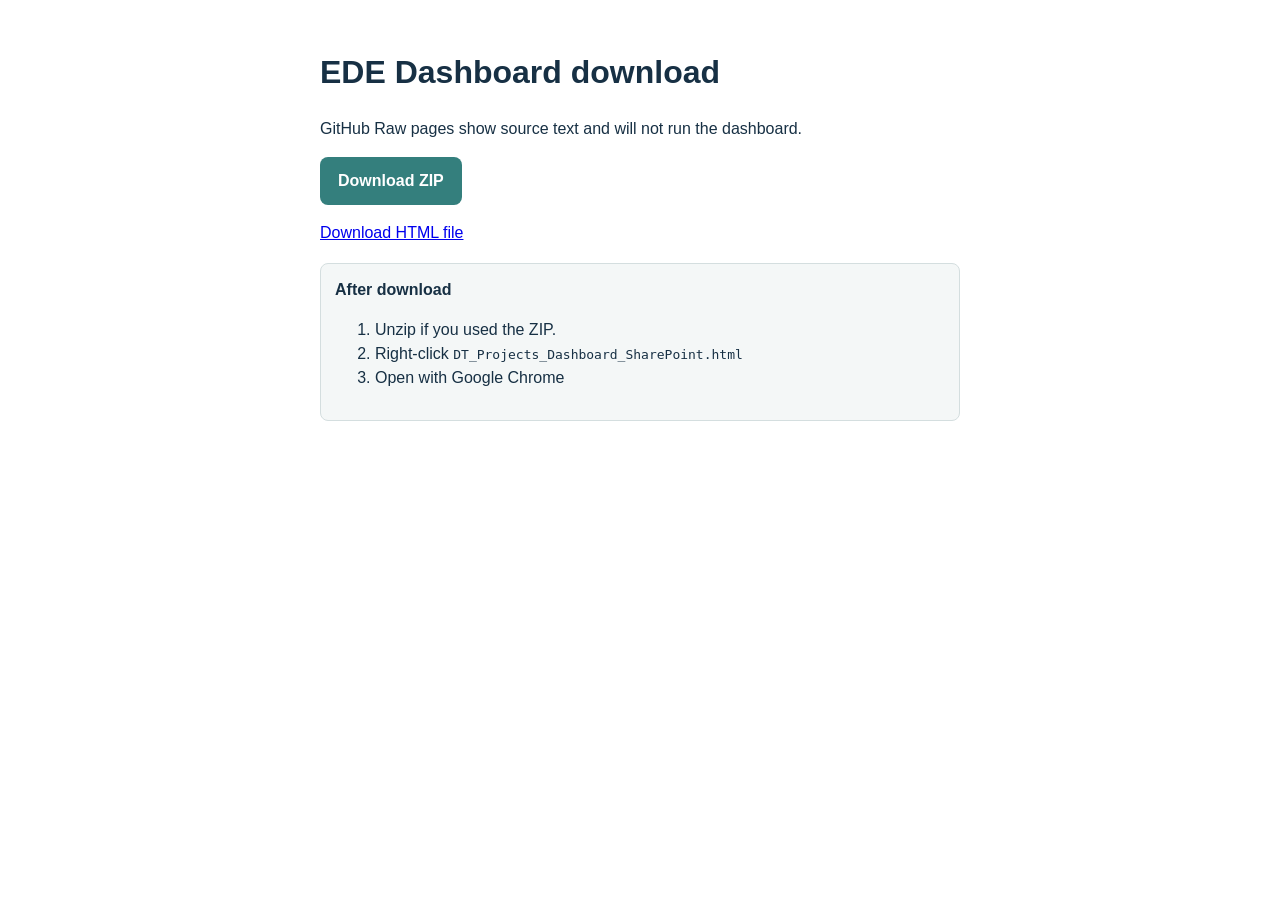
<file: download.html>
<!doctype html>
<html lang="en">
<head>
  <meta charset="utf-8">
  <meta name="viewport" content="width=device-width,initial-scale=1">
  <title>Download EDE Dashboard</title>
  <style>
    body{font-family:Arial,sans-serif;max-width:640px;margin:48px auto;padding:0 20px;color:#173044;line-height:1.5}
    a.btn{display:inline-block;background:#347f7d;color:#fff;text-decoration:none;padding:12px 18px;border-radius:8px;font-weight:700}
    .note{background:#f4f7f7;border:1px solid #d4dedf;border-radius:8px;padding:14px;margin-top:18px}
  </style>
</head>
<body>
  <h1>EDE Dashboard download</h1>
  <p>GitHub Raw pages show source text and will not run the dashboard.</p>
  <p><a class="btn" href="DT_Projects_Dashboard_SharePoint.zip" download>Download ZIP</a></p>
  <p><a href="DT_Projects_Dashboard_SharePoint.html" download="DT_Projects_Dashboard_SharePoint.html">Download HTML file</a></p>
  <div class="note">
    <b>After download</b>
    <ol>
      <li>Unzip if you used the ZIP.</li>
      <li>Right-click <code>DT_Projects_Dashboard_SharePoint.html</code></li>
      <li>Open with Google Chrome</li>
    </ol>
  </div>
</body>
</html>
</file>
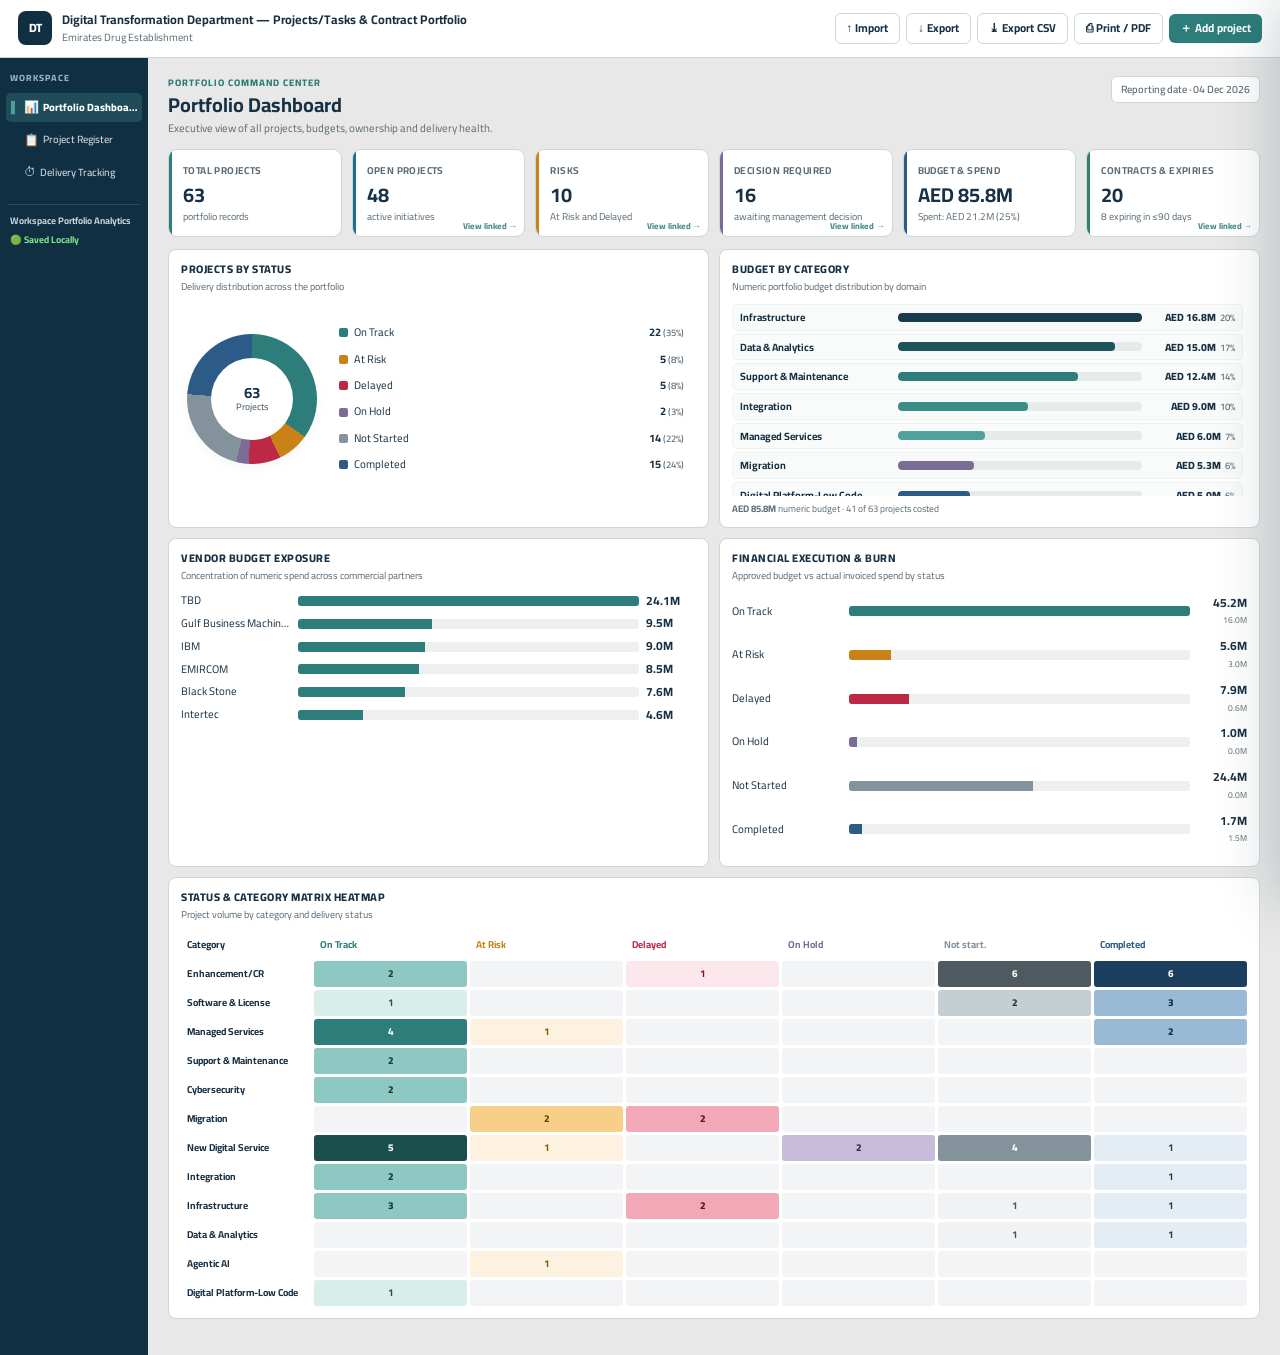
<file: DT_Projects_Dashboard_SharePoint.html>
<!doctype html>
<html lang="en">
<head>
  <meta charset="utf-8">
  <meta name="viewport" content="width=device-width,initial-scale=1">
  <meta name="description" content="EDE contract and project portfolio management system">
  <title>EDE | Contract Portfolio</title>
  <link rel="icon" href="data:image/svg+xml,%3Csvg xmlns='http://www.w3.org/2000/svg' viewBox='0 0 64 64'%3E%3Crect width='64' height='64' rx='14' fill='%23102f43'/%3E%3Ctext x='32' y='40' text-anchor='middle' font-family='Arial' font-size='19' font-weight='700' fill='white'%3EEDE%3C/text%3E%3C/svg%3E">
  <link rel="preconnect" href="https://fonts.googleapis.com">
  <link rel="preconnect" href="https://fonts.gstatic.com" crossorigin>
  <link href="https://fonts.googleapis.com/css2?family=Cairo:wght@400;500;600;700;800&display=swap" rel="stylesheet">
  <style>
    :root{
      --navy:#102f43;--navy2:#193e54;--cream:#E8E8E8;--white:#fff;--text:#173044;--muted:#5c6b75;--line:#ccd7d8;--shadow:0 12px 32px rgba(16,47,67,.12);
      /* Palette matching dashboard */
      --teal:#2d7d7b;--teal2:#4ea19c;
      --amber:#c98218;
      --red:#bd2845;
      --purple:#7b6b97;
      --grey:#83929b;
      --blue:#2d5b88;
      --green:#2f8264;
    }
    *{box-sizing:border-box}
    body{margin:0;background:var(--cream);color:var(--text);font-family:Cairo,Arial,sans-serif;font-size:12px;line-height:1.4}
    .hidden{display:none!important}
    button,input,select,textarea{font:inherit}
    
    /* Topbar */
    .topbar{height:58px;padding:0 18px;background:var(--white);display:flex;align-items:center;justify-content:space-between;border-bottom:1px solid var(--line);position:sticky;top:0;z-index:20}
    .brand{display:flex;align-items:center;gap:10px;min-width:0}
    .mark{width:34px;height:34px;border-radius:8px;background:var(--navy);color:white;display:grid;place-items:center;font-weight:800;font-size:12px;letter-spacing:-1px;flex:none}
    .brand b{display:block;font-size:12.5px;white-space:nowrap}
    .brand span{font-size:10.5px;color:var(--muted)}
    .top-actions{display:flex;gap:6px;align-items:center}
    .btn{border:0;border-radius:6px;padding:6px 11px;font-size:11.5px;font-weight:700;cursor:pointer;display:inline-flex;align-items:center;justify-content:center;gap:5px;transition:.15s}
    .btn.primary{background:var(--teal);color:white}
    .btn.primary:hover{background:#236664}
    .btn.dark{background:var(--navy);color:white}
    .btn.light{background:white;color:var(--text);border:1px solid var(--line)}
    .btn.light:hover{background:#f0f5f4}
    .btn.danger{background:#fff1f0;color:var(--red);border:1px solid #f3d0cd}
    .btn.small{padding:4px 7px;font-size:10px}
    .iconbtn{border:1px solid var(--line);background:white;border-radius:6px;width:26px;height:26px;cursor:pointer;color:var(--muted);font-size:11px}
    
    /* Compact Sidebar */
    .shell{display:grid;grid-template-columns:148px 1fr;min-height:calc(100vh - 58px)}
    .sidebar{background:var(--navy);padding:14px 6px;color:white;display:flex;flex-direction:column}
    .nav-label{font-size:9px;text-transform:uppercase;letter-spacing:1px;color:#94b1c2;margin:0 4px 8px;font-weight:800}
    .nav{width:100%;border:0;background:transparent;font:inherit;display:flex;gap:4px;align-items:center;text-align:left;padding:7px 5px;border-radius:5px;color:#c6d4dc;margin-bottom:3px;cursor:pointer;transition:background .15s,color .15s}
    .nav.active,.nav:hover{background:rgba(85,166,161,.24);color:white}
    .nav .nav-bar{color:transparent;font-weight:900;font-size:11px;margin-right:1px;flex:none}
    .nav.active .nav-bar{color:var(--teal2)}
    .nav strong{font-size:10.5px;flex:1;font-weight:600;white-space:nowrap;overflow:hidden;text-overflow:ellipsis}
    .nav.active strong{font-weight:800;color:white}
    .nav-icon{font-size:12px;line-height:1;flex:none}
    .side-divider{border:0;border-top:1px solid rgba(255,255,255,.12);margin:14px 2px 10px}
    .side-note{padding:0 4px}
    .side-title{font-size:9.5px;font-weight:700;color:#c6d4dc;line-height:1.35}
    .side-save{font-size:9.5px;color:#7ee787;margin-top:5px;display:flex;align-items:center;gap:4px;font-weight:700}
    
    /* Main Content */
    .main{padding:18px 20px 36px;min-width:0}
    .page-head{display:flex;align-items:flex-start;justify-content:space-between;gap:12px;margin-bottom:12px}
    .eyebrow{font-size:9.5px;color:var(--teal);font-weight:800;text-transform:uppercase;letter-spacing:1px}
    .page-head h1{font-size:20px;margin:2px 0 2px}
    .page-head p{font-size:11px;color:var(--muted);margin:0}
    .head-tools{display:flex;align-items:flex-end;gap:6px;flex-wrap:wrap;justify-content:flex-end}
    .asof{background:white;border:1px solid var(--line);padding:5px 9px;border-radius:6px;color:var(--muted);font-size:10.5px;font-weight:600}
    
    /* Summary KPI Cards */
    .stats{display:grid;grid-template-columns:repeat(6,1fr);gap:10px;margin-bottom:12px}
    .stat{background:white;border:1px solid var(--line);border-radius:9px;padding:12px 14px;position:relative;overflow:hidden}
    .stat:before{content:"";position:absolute;width:3px;left:0;top:0;bottom:0;background:var(--teal)}
    .stat:nth-child(2):before{background:#1d6f8a}
    .stat:nth-child(3):before{background:var(--amber)}
    .stat:nth-child(4):before{background:var(--purple)}
    .stat:nth-child(5):before{background:var(--blue)}
    .stat:nth-child(6):before{background:var(--green)}
    .stat .label{font-size:10px;color:var(--muted);text-transform:uppercase;letter-spacing:.4px;font-weight:700}
    .stat strong{font-size:20px;display:block;margin-top:3px;white-space:nowrap;overflow:hidden;text-overflow:ellipsis}
    .stat small{color:var(--muted);font-size:10px;margin-top:1px;display:block}
    
    /* Clickable styling strictly for active clickable cards */
    .stat.clickable{cursor:pointer;transition:transform .15s,box-shadow .15s,border-color .15s}
    .stat.clickable:hover,.stat.clickable:focus{transform:translateY(-2px);box-shadow:var(--shadow);border-color:var(--teal);outline:none}
    .stat.clickable:after{content:"View linked →";position:absolute;right:7px;bottom:4px;font-size:8.5px;color:var(--teal);font-weight:800;opacity:.85}
    .stat.active-filter{border:2px solid var(--teal);background:#f2faf9}
    
    /* Filter Panel */
    .filter-chip{border:1px solid var(--teal);background:#e8f5f4;color:var(--teal);border-radius:12px;padding:4px 9px;font-size:10px;font-weight:800;cursor:pointer}
    .filter-panel{background:white;border:1px solid var(--line);border-radius:8px;padding:10px;margin-bottom:12px}
    .search-row{width:100%;margin-bottom:8px}
    .search{position:relative;width:100%}
    .search input{width:100%;padding:8px 12px 8px 34px;border:1px solid var(--line);border-radius:6px;background:#fafbfb;font-size:11.5px;color:var(--text);transition:border-color .15s,background .15s}
    .search input:focus{background:white;border-color:var(--teal);outline:none;box-shadow:0 0 0 2px rgba(45,125,123,.12)}
    .search .search-icon{position:absolute;left:11px;top:8px;font-size:13px;color:var(--muted);pointer-events:none}
    .filters-row{display:flex;gap:6px;align-items:center;overflow-x:auto;padding-bottom:2px}
    .filters-row select{padding:7px 22px 7px 8px;border:1px solid var(--line);border-radius:6px;background:#fafbfb;color:var(--text);font-size:11px;font-weight:600;min-width:120px;cursor:pointer}
    .filters-row select:focus{border-color:var(--teal);outline:none}
    .btn-clear-all{border:1px solid #d9534f;background:#fff5f5;color:#c9302c;border-radius:6px;padding:6px 10px;font-size:10.5px;font-weight:800;cursor:pointer;white-space:nowrap;transition:background .15s;margin-left:auto}
    .btn-clear-all:hover{background:#f8d7da}

    /* Analytics Dashboard Visuals */
    .analytics{display:grid;grid-template-columns:1fr 1fr;gap:10px}
    .chart-card{background:white;border:1px solid var(--line);border-radius:8px;padding:12px;min-width:0}
    .chart-card h3{font-size:11px;text-transform:uppercase;letter-spacing:.5px;margin:0 0 2px;font-weight:800}
    .chart-card>p{font-size:10px;color:var(--muted);margin:0 0 10px}
    
    /* Pie Chart for Projects by Status */
    .pie-wrap{display:flex;align-items:center;gap:16px;min-height:190px;padding:4px 6px}
    .pie{width:130px;height:130px;border-radius:50%;position:relative;flex:none;box-shadow:0 4px 12px rgba(0,0,0,.04)}
    .pie:after{content:"";position:absolute;inset:24px;background:white;border-radius:50%}
    .pie-center{position:absolute;inset:0;z-index:1;display:grid;place-content:center;text-align:center;font-weight:800;font-size:15px;line-height:1.1}
    .pie-center small{display:block;color:var(--muted);font-size:9.5px;font-weight:600}
    .legend{display:grid;gap:5px;min-width:0;flex:1}
    .legend div{display:flex;align-items:center;gap:6px;font-size:11px;padding:3px 6px;border-radius:5px;cursor:pointer;transition:background .12s,opacity .12s}
    .legend div:hover{background:#f0f5f4}
    .legend div.sel{background:#e2f2ef;font-weight:800}
    .legend div.dim{opacity:.35}
    .legend i{width:9px;height:9px;border-radius:2px;flex:none}
    .legend span{flex:1;overflow:hidden;text-overflow:ellipsis;white-space:nowrap}
    .legend b{font-size:11px;margin-left:auto;white-space:nowrap}
    
    .resource-row{display:grid;grid-template-columns:110px 1fr 50px;gap:7px;align-items:center;margin:6px 0}
    .resource-row span{font-size:11px;overflow:hidden;text-overflow:ellipsis;white-space:nowrap}
    .resource-bar{height:10px;background:#edf0ef;border-radius:3px;overflow:hidden}
    .resource-bar i{display:block;height:100%;background:var(--blue)}
    
    /* Budget Category Breakdown */
    .cat-budget-wrap{max-height:192px;overflow-y:auto;padding-right:4px}
    .cat-budget-row{display:grid;grid-template-columns:150px 1fr 85px;gap:8px;align-items:center;padding:5px 7px;border-radius:5px;cursor:pointer;transition:background .12s,opacity .12s;margin-bottom:3px;background:#f9fbfa;border:1px solid #edf2f1}
    .cat-budget-row:hover{background:#edf7f5}
    .cat-budget-row.sel{background:#e2f2ef;border-color:var(--teal)}
    .cat-budget-row.dim{opacity:.34}
    .cat-budget-name{font-size:10.5px;font-weight:700;white-space:nowrap;overflow:hidden;text-overflow:ellipsis;color:var(--text)}
    .cat-budget-row.sel .cat-budget-name{color:var(--teal)}
    .cat-budget-track{height:9px;background:#e5ebe9;border-radius:4px;overflow:hidden}
    .cat-budget-track i{display:block;height:100%;border-radius:4px}
    .cat-budget-values{text-align:right;font-size:10.5px;font-weight:800;white-space:nowrap}
    .cat-budget-values small{display:inline-block;color:var(--muted);font-weight:600;font-size:9.5px;margin-left:4px}
    .treemap-caption{font-size:9.5px;color:var(--muted);margin-top:6px}

    /* Heatmap */
    .heatmap-wrap{overflow:auto}
    .heatmap{display:grid;gap:3px;min-width:540px}
    .heat-row{display:grid;grid-template-columns:130px repeat(6,1fr);gap:3px}
    .heat-cell{min-height:26px;border-radius:3px;display:grid;place-items:center;font-size:10px;background:#f3f4f6}
    .heat-cell.label{justify-content:start;padding:0 6px;background:transparent;font-weight:700;font-size:10px}
    .heat-col-head{font-weight:800;font-size:10px;text-align:center;padding:2px}
    .heat-cell.st-on-track.lvl-1{background:#d8eeeb;color:#18534f;font-weight:700}
    .heat-cell.st-on-track.lvl-2{background:#8ec8c3;color:#0e3c39;font-weight:800}
    .heat-cell.st-on-track.lvl-3{background:#2d7d7b;color:#fff;font-weight:800}
    .heat-cell.st-on-track.lvl-4{background:#1a4f4e;color:#fff;font-weight:800}
    .heat-cell.st-at-risk.lvl-1{background:#fdf2df;color:#85520a;font-weight:700}
    .heat-cell.st-at-risk.lvl-2{background:#f8cf89;color:#6d4002;font-weight:800}
    .heat-cell.st-at-risk.lvl-3{background:#c98218;color:#fff;font-weight:800}
    .heat-cell.st-at-risk.lvl-4{background:#8c5608;color:#fff;font-weight:800}
    .heat-cell.st-delayed.lvl-1{background:#fce8ec;color:#7e162b;font-weight:700}
    .heat-cell.st-delayed.lvl-2{background:#f3a8b7;color:#670c1f;font-weight:800}
    .heat-cell.st-delayed.lvl-3{background:#bd2845;color:#fff;font-weight:800}
    .heat-cell.st-delayed.lvl-4{background:#85142a;color:#fff;font-weight:800}
    .heat-cell.st-on-hold.lvl-1{background:#f2eff7;color:#4c3f63;font-weight:700}
    .heat-cell.st-on-hold.lvl-2{background:#c7bdda;color:#35294b;font-weight:800}
    .heat-cell.st-on-hold.lvl-3{background:#7b6b97;color:#fff;font-weight:800}
    .heat-cell.st-on-hold.lvl-4{background:#4e4166;color:#fff;font-weight:800}
    .heat-cell.st-not-started.lvl-1{background:#f0f2f4;color:#465259;font-weight:700}
    .heat-cell.st-not-started.lvl-2{background:#c5ced3;color:#283238;font-weight:800}
    .heat-cell.st-not-started.lvl-3{background:#83929b;color:#fff;font-weight:800}
    .heat-cell.st-not-started.lvl-4{background:#4f5a60;color:#fff;font-weight:800}
    .heat-cell.st-completed.lvl-1{background:#e5edf4;color:#183c5c;font-weight:700}
    .heat-cell.st-completed.lvl-2{background:#9ab9d4;color:#102c46;font-weight:800}
    .heat-cell.st-completed.lvl-3{background:#2d5b88;color:#fff;font-weight:800}
    .heat-cell.st-completed.lvl-4{background:#1b3d5e;color:#fff;font-weight:800}

    /* Gantt */
    .timeline-card{background:white;border:1px solid var(--line);border-radius:8px;overflow:hidden}
    .timeline-header{display:flex;justify-content:space-between;align-items:center;padding:10px 12px;border-bottom:1px solid var(--line)}
    .timeline-header h3{margin:0;font-size:12px}
    .timeline-header span{font-size:10.5px;color:var(--muted)}
    .timeline-range{font-size:10.5px;font-weight:700;color:var(--muted);margin-left:5px}
    .gantt-axis,.gantt-row{display:grid;grid-template-columns:190px 1fr}
    .gantt-axis{background:#f8faf9;border-bottom:1px solid var(--line);position:sticky;top:0;z-index:5}
    .gantt-project-head{padding:8px 9px;font-size:10px;font-weight:800;text-transform:uppercase}
    .gantt-months{display:grid;position:relative}
    .gantt-month{padding:8px 2px;text-align:center;font-size:10px;color:var(--muted);border-left:1px solid #e3e8e6}
    .gantt-list{max-height:580px;overflow:auto}
    .gantt-row{min-height:38px;border-bottom:1px solid #edf0ef;cursor:pointer}
    .gantt-row:hover{background:#f3f8f7}
    .gantt-name{padding:6px 9px;overflow:hidden}
    .gantt-name b{display:block;font-size:10.5px;white-space:nowrap;overflow:hidden;text-overflow:ellipsis}
    .gantt-name small{display:block;font-size:9px;color:var(--muted)}
    .gantt-track{position:relative;background:repeating-linear-gradient(90deg,rgba(246,248,247,.8) 0,rgba(246,248,247,.8) calc(var(--month-width) - 1px),#e1e6e4 calc(var(--month-width) - 1px),#e1e6e4 var(--month-width))}
    .gantt-baseline{position:absolute;top:7px;height:3px;border-radius:2px;background:#cbd5e1;z-index:1;border-bottom:1px dashed #94a3b8}
    .gantt-plan{position:absolute;top:11px;height:11px;border-radius:2px;background:#b8d8d4;min-width:4px;overflow:hidden;z-index:2}
    .gantt-progress{height:100%;background:var(--teal);border-radius:2px}
    .gantt-plan.critical{background:#f3a8b7}
    .gantt-plan.critical .gantt-progress{background:var(--red)}
    .gantt-milestone{position:absolute;top:12px;width:8px;height:8px;border:2px solid #64798b;background:white;transform:translateX(-50%) rotate(45deg);z-index:3}
    .gantt-milestone.done{background:var(--green);border-color:var(--green)}
    .gantt-milestone.risk{background:var(--amber);border-color:var(--amber)}
    .gantt-milestone.delay{background:var(--red);border-color:var(--red)}
    .gantt-today{position:absolute;top:0;bottom:0;width:2px;background:#ed4161;z-index:4;pointer-events:none}
    .gantt-today:after{content:"Today";position:absolute;top:1px;left:2px;font-size:7.5px;color:#ed4161;font-weight:800}
    .gantt-no-date{position:absolute;left:7px;top:11px;font-size:9.5px;color:#9aa4aa;font-style:italic}
    .gantt-early{position:absolute;left:7px;top:11px;font-size:9.5px;color:var(--muted)}
    .gantt-legend{display:flex;gap:14px;align-items:center;padding:9px 12px;border-top:1px solid var(--line);font-size:9.5px;color:var(--muted);flex-wrap:wrap}
    .legend-plan,.legend-critical{display:inline-block;width:14px;height:6px;border-radius:2px;margin-right:3px;background:var(--teal)}
    .legend-critical{background:var(--red)}
    .legend-diamond{display:inline-block;width:7px;height:7px;border:2px solid #64798b;transform:rotate(45deg);margin:0 4px 0 2px}
    
    /* Tablebox & Register */
    .tablebox{background:white;border:1px solid var(--line);border-radius:8px;overflow:hidden}
    .table-head{padding:9px 12px;display:flex;align-items:center;justify-content:space-between;border-bottom:1px solid var(--line)}
    .table-head b{font-size:11.5px}
    .table-head span{font-size:10px;color:var(--muted)}
    .top-scroll{height:12px;overflow-x:auto;overflow-y:hidden;border-bottom:1px solid var(--line);background:#f6f8f7}
    .top-scroll-inner{height:1px}
    .table-scroll{overflow-x:auto}
    table{width:100%;min-width:1340px;border-collapse:collapse}
    th{font-size:9.5px;text-transform:uppercase;letter-spacing:.3px;color:white;text-align:left;background:#263a5f;padding:8px 6px;white-space:nowrap}
    th.sortable{cursor:pointer;user-select:none;transition:background .15s}
    th.sortable:hover{background:#1a2b49}
    th.sort-asc:after{content:" ▲";font-size:7px;color:#55a6a1}
    th.sort-desc:after{content:" ▼";font-size:7px;color:#55a6a1}
    td{padding:8px 6px;border-top:1px solid #e4e9e8;vertical-align:top;font-size:11px}
    tbody tr.project-row{cursor:pointer}
    tbody tr.project-row:hover{background:#f0f7f7}
    .row-num{color:var(--muted);width:20px}
    .project-cell{display:flex;gap:6px;align-items:flex-start;min-width:150px}
    .project-icon{width:24px;height:24px;border-radius:5px;display:grid;place-items:center;color:white;font-weight:800;font-size:11px;flex:none}
    .project-cell b{display:block;max-width:180px;color:var(--teal);font-size:11px}
    .project-cell small{color:var(--muted);font-size:9px}
    .status{display:inline-flex;align-items:center;gap:3px;padding:2px 6px;border-radius:8px;font-size:9.5px;font-weight:800;white-space:nowrap}
    .status:before{content:"";width:4px;height:4px;border-radius:50%;background:currentColor}
    .active,.on-track{background:#e5f3ec;color:var(--green)}
    .at-risk{background:#fff0dc;color:#a86612}
    .planned{background:#e8f0f5;color:var(--blue)}
    .completed{background:#eef0f1;color:#68757c}
    .on-hold,.delayed{background:#f8e5e5;color:var(--red)}
    .not-started{background:#ecece8;color:#77776d}
    .bar{width:50px;height:4px;border-radius:2px;background:#e7eceb;overflow:hidden}
    .bar i{height:100%;background:var(--teal);display:block}
    .money{font-weight:700;white-space:nowrap;font-size:11px}
    .priority{font-weight:800;font-size:11px}
    .priority.high{color:var(--red)}
    .priority.medium{color:#a87615}
    .priority.low{color:var(--green)}
    
    /* Decision Color Coding */
    .decision-required{display:inline-block;padding:2px 6px;border-radius:4px;font-size:9px;font-weight:800;text-transform:uppercase;letter-spacing:.3px;margin-bottom:2px}
    .decision-required.financial{background:#ede9fe;color:#5b21b6;border:1px solid #ddd6fe}
    .decision-required.operational{background:#e0f2fe;color:#0369a1;border:1px solid #bae6fd}
    .decision-required.technical{background:#ecfdf5;color:#047857;border:1px solid #a7f3d0}
    .decision-required.financial-operational{background:#ffedd5;color:#c2410c;border:1px solid #fed7aa}
    .decision-required.default{background:#f1f5f9;color:#475569;border:1px solid #e2e8f0}

    .decision-state{font-size:10px;color:var(--amber);font-style:italic}
    .decision-state.decided{display:inline-block;background:#e3f1ea;color:var(--green);padding:2px 5px;border-radius:4px;font-style:normal;font-weight:800}
    .row-actions{display:flex;gap:3px}
    .row-actions .iconbtn{width:24px;height:24px;font-size:10px}
    .expand-row td{background:#f7f5ee;padding:9px 16px}
    .expand-grid{display:grid;grid-template-columns:1fr 1fr;gap:16px}
    .expand-block b{display:block;font-size:9.5px;text-transform:uppercase;margin-bottom:3px}
    .expand-block.risk-block b{color:var(--red)}
    .expand-block.mitigation-block b{color:var(--green)}
    .expand-block p{margin:0;color:#49565e;white-space:pre-wrap;font-size:10.5px}
    .empty{text-align:center;padding:30px;color:var(--muted);font-size:12px}
    .tag-expiry-danger{background:#fee2e2;color:#b91c1c;font-size:9px;font-weight:800;padding:1px 4px;border-radius:3px;display:inline-block;margin-top:2px}
    .tag-expiry-warn{background:#fef3c7;color:#b45309;font-size:9px;font-weight:800;padding:1px 4px;border-radius:3px;display:inline-block;margin-top:2px}
    .tag-delivered{background:#dcfce7;color:#15803d;font-size:9px;font-weight:800;padding:1px 4px;border-radius:3px;display:inline-block;margin-top:2px}
    .tag-overdue{background:#fee2e2;color:#b91c1c;font-size:9px;font-weight:800;padding:1px 4px;border-radius:3px;display:inline-block;margin-top:2px}
    .spend-meter{display:flex;align-items:center;gap:4px;font-size:9px;color:var(--muted);margin-top:2px}
    
    /* Side Panel */
    .panel{position:fixed;right:0;top:0;height:100vh;width:min(660px,95vw);background:white;z-index:50;box-shadow:-20px 0 55px rgba(9,36,50,.2);overflow:auto;transform:translateX(102%);transition:.25s}
    .panel.open{transform:none}
    .scrim{position:fixed;inset:0;background:rgba(8,29,41,.55);z-index:40;display:none}
    .scrim.open{display:block}
    .panel-head{background:var(--navy);color:white;padding:18px 22px;position:sticky;top:0;z-index:2}
    .panel-head-top{display:flex;align-items:flex-start;justify-content:space-between;gap:16px}
    .panel-head h2{font-size:18px;line-height:1.3;margin:5px 0 2px}
    .panel-head p{color:#bdd0d9;margin:0;font-size:11px}
    .close{border:1px solid rgba(255,255,255,.2);background:rgba(255,255,255,.08);color:white;border-radius:6px;width:30px;height:30px;cursor:pointer;font-size:14px}
    .panel-body{padding:20px 22px}
    .detail-stats{display:grid;grid-template-columns:repeat(4,1fr);gap:8px;margin-bottom:18px}
    .detail-stat{background:#f7f8f5;border-radius:7px;padding:10px}
    .detail-stat span{font-size:9.5px;color:var(--muted);text-transform:uppercase;font-weight:700}
    .detail-stat b{display:block;margin-top:2px;font-size:13px}
    .detail-stat small{font-size:9.5px;color:var(--muted)}
    .section{margin:18px 0}
    .section-title{display:flex;align-items:center;justify-content:space-between;border-bottom:1px solid var(--line);padding-bottom:5px;margin-bottom:10px}
    .section-title b{font-size:12px;text-transform:uppercase;letter-spacing:.4px}
    .scope{color:#4e606b;line-height:1.5;font-size:11.5px}
    .kpi{display:grid;grid-template-columns:1fr auto;gap:8px;padding:8px 0;border-bottom:1px solid #edf0ef}
    .kpi:last-child{border:0}
    .kpi-name b{display:block;font-size:12px}
    .kpi-name small{color:var(--muted);font-size:9.5px}
    .kpi-value{text-align:right}
    .kpi-value strong{font-size:14px}
    .kpi-value small{display:block;color:var(--muted);font-size:9.5px}
    .kpi-track{height:4px;background:#e7eceb;border-radius:2px;margin-top:5px;overflow:hidden}
    .kpi-track i{display:block;height:100%;background:var(--teal)}
    .milestone{display:grid;grid-template-columns:14px 1fr auto;gap:7px;padding:7px 0;border-bottom:1px solid #f4f6f5}
    .mile-dot{width:9px;height:9px;margin-top:3px;border-radius:50%;border:2px solid var(--teal)}
    .mile-dot.done{background:var(--green);border-color:var(--green)}
    .mile-dot.risk{background:var(--amber);border-color:var(--amber)}
    .mile-dot.delay{background:var(--red);border-color:var(--red)}
    .milestone small{color:var(--muted);font-size:9.5px}
    .tag{display:inline-block;background:#edf5f4;color:var(--teal);border-radius:4px;padding:2px 6px;font-size:9.5px;margin:2px;font-weight:600}
    .risk{padding:9px 11px;background:#fff8ed;border-left:3px solid var(--amber);border-radius:4px;margin-bottom:6px;color:#66523a;font-size:11px}
    .decision-grid{display:grid;grid-template-columns:1fr 1fr;gap:8px}
    .decision{padding:10px;background:#f7f8f5;border:1px solid var(--line);border-radius:6px;white-space:pre-wrap;font-size:10.5px}
    .decision b{display:block;font-size:9.5px;color:var(--teal);text-transform:uppercase;margin-bottom:4px}
    .source{font-size:10.5px;color:var(--muted);background:#f7f8f5;border-radius:6px;padding:9px 11px;margin-top:4px}
    .panel-actions{display:flex;gap:7px;margin-top:20px}
    
    /* Modal */
    .modal{position:fixed;inset:0;z-index:80;display:none;align-items:center;justify-content:center;background:rgba(8,29,41,.6);padding:16px}
    .modal.open{display:flex}
    .modal-card{background:white;border-radius:10px;width:min(800px,98vw);max-height:92vh;overflow:auto;box-shadow:var(--shadow)}
    .modal-head{padding:14px 18px;background:var(--navy);color:white;display:flex;justify-content:space-between;align-items:center;position:sticky;top:0;z-index:2}
    .modal-head h3{margin:0;font-size:14px}
    .form{padding:18px}
    .form-grid{display:grid;grid-template-columns:1fr 1fr;gap:12px}
    .field{display:flex;flex-direction:column;gap:4px}
    .field.full{grid-column:1/-1}
    .field label{font-size:9.5px;font-weight:800;text-transform:uppercase;letter-spacing:.4px}
    .field input,.field select,.field textarea{border:1px solid #d8dfde;border-radius:6px;padding:7px 9px;background:#fafbf9;color:var(--text);font-size:11.5px}
    .field textarea{min-height:70px;resize:vertical}
    .file-note{font-size:9.5px;color:var(--muted)}
    .attachment{display:flex;align-items:center;justify-content:space-between;gap:8px;background:#eef5f4;border:1px solid #d3e5e3;border-radius:6px;padding:8px 10px}
    .attachment b{display:block;font-size:10.5px}
    .attachment small{color:var(--muted);font-size:9px}
    .modal-foot{padding:12px 18px;background:#f7f8f5;border-top:1px solid var(--line);display:flex;justify-content:space-between;gap:7px;position:sticky;bottom:0}
    .repeat-box{border:1px solid var(--line);border-radius:6px;padding:8px;margin-top:4px}
    .repeat-row{display:grid;grid-template-columns:2fr 1fr 1fr 1fr auto;gap:5px;margin-bottom:5px}
    .repeat-row input{min-width:0;width:100%;border:1px solid var(--line);border-radius:4px;padding:6px;font-size:11px}
    .notice{padding:8px 10px;background:#edf5f4;color:#315c5b;border-radius:6px;font-size:10.5px;margin-bottom:12px}
    
    .lookup{position:relative}
    .lookup-toggle{width:100%;min-height:34px;border:1px solid #d8dfde;border-radius:6px;padding:7px 9px;background:#fafbf9;color:var(--text);display:flex;align-items:center;justify-content:space-between;gap:6px;text-align:left;cursor:pointer;font-size:11.5px}
    .lookup-toggle span{overflow:hidden;text-overflow:ellipsis;white-space:nowrap}
    .lookup-toggle b{color:var(--teal)}
    .lookup-menu{display:none;position:absolute;left:0;right:0;top:calc(100% + 4px);z-index:20;background:white;border:1px solid var(--line);border-radius:6px;box-shadow:var(--shadow);padding:7px;max-height:240px;overflow:auto}
    .lookup.open .lookup-menu{display:block}
    .lookup-search{width:100%;padding:6px 8px!important;margin-bottom:5px;background:white!important;font-size:11px}
    .lookup-option{display:flex;align-items:flex-start;gap:6px;padding:5px;border-radius:4px;font-size:10.5px;cursor:pointer}
    .lookup-option:hover{background:#edf5f4}
    .lookup-option input{width:auto!important;margin-top:2px}
    
    .toast{position:fixed;bottom:20px;left:50%;transform:translate(-50%,20px);background:var(--navy);color:white;padding:8px 14px;border-radius:6px;opacity:0;pointer-events:none;transition:.2s;z-index:100;font-size:11px;font-weight:600}
    .toast.show{opacity:1;transform:translate(-50%,0)}
    .chart-filter-bar{display:flex;flex-wrap:wrap;align-items:center;gap:7px;background:#fff;border:1px solid var(--line);border-left:4px solid var(--teal);border-radius:7px;padding:7px 10px;margin-bottom:10px}
    .cfb-label{font-size:9.5px;font-weight:800;text-transform:uppercase;letter-spacing:.4px;color:var(--muted)}
    .cfb-count{font-size:9.5px;font-weight:700;color:var(--muted)}
    .cf-chip{display:inline-flex;align-items:center;gap:4px;border:1px solid var(--teal);background:#e8f5f4;color:#22605e;border-radius:10px;padding:3px 8px;font-size:9.5px;font-weight:800;cursor:pointer}
    .cf-chip:hover{background:#d7ecea}
    .cf-clear{margin-left:auto;border:1px solid var(--line);background:#fff;color:var(--muted);border-radius:10px;padding:3px 8px;font-size:9.5px;font-weight:800;cursor:pointer}
    .cf-clear:hover{color:var(--red);border-color:#f0cfcf}
    .resource-row.clickable{cursor:pointer;border-radius:4px;padding:2px 4px;margin-left:-4px;margin-right:-4px;transition:background .12s,opacity .12s}
    .resource-row.clickable:hover{background:#f2f8f7}
    .resource-row.dim{opacity:.34}
    .resource-row.sel{background:#eef7f6}
    .resource-row.sel span:first-child{font-weight:800;color:var(--teal)}
    .heat-cell.clickable{cursor:pointer}
    .heat-cell.clickable:hover{outline:2px solid var(--teal);outline-offset:-2px}
    .heat-cell.label.clickable:hover{outline:none;color:var(--teal)}
    .heat-cell.label.sel-col-label,.heat-cell.label.sel-row-label{color:var(--teal);font-weight:800}
    .heat-row.hl .heat-cell{box-shadow:inset 0 0 0 1px rgba(45,125,123,.35)}
    .heat-cell.col-hl{box-shadow:inset 0 0 0 1px rgba(45,125,123,.35)}
    .heat-cell.cell-sel{outline:2px solid var(--teal);outline-offset:-2px;font-weight:800}
    
    .chart-tip{position:fixed;z-index:200;pointer-events:none;background:#102636;color:#fff;border-radius:5px;padding:7px 9px;font-size:9.5px;line-height:1.4;max-width:240px;white-space:pre-line;box-shadow:0 8px 20px rgba(0,0,0,.35);opacity:0;transition:opacity .1s;display:none}
    .chart-tip.show{opacity:1}

    @media print {
      body{background:white;color:#000;font-size:9.5px}.topbar,.sidebar,.filter-panel,.top-actions,.panel,.modal,.scrim,#topTableScroll,.top-scroll{display:none!important}
      .shell{display:block;min-height:auto}.main{padding:0}.stats{grid-template-columns:repeat(6,1fr);gap:5px;margin-bottom:10px}.stat{border:1px solid #ccc;padding:6px}
      .tablebox{border:1px solid #ccc}table{min-width:100%;font-size:8px}th{background:#eee!important;color:#000!important;border:1px solid #ccc}td{border:1px solid #eee;padding:3px}
      .analytics{grid-template-columns:1fr 1fr;page-break-inside:avoid}.chart-card{border:1px solid #ccc;page-break-inside:avoid}
    }
    @media(max-width:1200px){.stats{grid-template-columns:repeat(3,1fr)}.analytics{grid-template-columns:1fr}.shell{grid-template-columns:135px 1fr}}
    @media(max-width:900px){.stats{grid-template-columns:repeat(2,1fr)}.shell{grid-template-columns:46px 1fr}.sidebar{padding:10px 2px}.nav strong,.nav-label,.side-note,.side-divider{display:none}.nav{justify-content:center}.main{padding:14px 10px}.timeline-row,.timeline-axis{grid-template-columns:140px 1fr}}
    @media(max-width:720px){.topbar{padding:0 10px}.brand b{white-space:normal;font-size:10px}.brand span,.top-actions .light{display:none}.shell{display:block}.sidebar{display:none}.main{padding:12px 8px}.page-head{display:block}.head-tools{justify-content:flex-start;margin-top:6px}.asof{display:inline-block}.stats{grid-template-columns:1fr 1fr;gap:5px}.stat{padding:8px}.stat strong{font-size:16px}.analytics{grid-template-columns:1fr}.tablebox{overflow:auto}table{min-width:1200px}.detail-stats,.form-grid,.decision-grid{grid-template-columns:1fr}.field.full{grid-column:auto}.repeat-row{grid-template-columns:1fr 1fr}.repeat-row input:first-child{grid-column:1/-1}.timeline-row,.timeline-axis{grid-template-columns:110px 1fr}.filters-row{flex-wrap:wrap}}
  </style>
</head>
<body>
  <header class="topbar">
    <div class="brand"><div class="mark">DT</div><div><b>Digital Transformation Department — Projects/Tasks & Contract Portfolio</b><span>Emirates Drug Establishment</span></div></div>
    <div class="top-actions">
      <input id="importFile" type="file" accept=".json,application/json" hidden onchange="importData(event)">
      <button class="btn light" onclick="document.getElementById('importFile').click()">↑ Import</button>
      <button class="btn light" onclick="exportData()">↓ Export</button>
      <button class="btn light" onclick="exportCsv()">⤓ Export CSV</button>
      <button class="btn light" onclick="window.print()">⎙ Print / PDF</button>
      <button class="btn primary" onclick="openProjectModal()">＋ Add project</button>
    </div>
  </header>
  <div class="shell">
    <aside class="sidebar">
      <div class="nav-label">WORKSPACE</div>
      <button class="nav active" data-workspace="portfolio" onclick="setWorkspace('portfolio',this)"><span class="nav-bar">▌</span><span class="nav-icon">📊</span> <strong>Portfolio Dashboard</strong></button>
      <button class="nav" data-workspace="register" onclick="setWorkspace('register',this)"><span class="nav-bar">▌</span><span class="nav-icon">📋</span> <strong>Project Register</strong></button>
      <button class="nav" data-workspace="delivery" onclick="setWorkspace('delivery',this)"><span class="nav-bar">▌</span><span class="nav-icon">⏱</span> <strong>Delivery Tracking</strong></button>
      <hr class="side-divider">
      <div class="side-note">
        <div class="side-title">Workspace Portfolio Analytics</div>
        <div class="side-save">🟢 Saved Locally</div>
      </div>
    </aside>
    <main class="main">
      <div class="page-head">
        <div><div class="eyebrow" id="workspaceEyebrow">Portfolio command center</div><h1 id="workspaceTitle">Portfolio Dashboard</h1><p id="workspaceDescription">Executive view of all projects, budgets, ownership and delivery health.</p></div>
        <div class="head-tools">
          <div class="asof" id="reportingDate"></div>
        </div>
      </div>
      <section class="stats" id="summaryCards">
        <div class="stat"><span class="label" id="stat1Label">Total Projects</span><strong id="stat1Value">—</strong><small id="stat1Note">portfolio records</small></div>
        <div class="stat clickable" id="openCard" role="button" tabindex="0" onclick="showCardProjects('open')" onkeydown="if(event.key==='Enter'||event.key===' ')showCardProjects('open')"><span class="label" id="stat2Label">Open Projects</span><strong id="stat2Value">—</strong><small id="stat2Note">active initiatives</small></div>
        <div class="stat clickable" id="riskCard" role="button" tabindex="0" onclick="showCardProjects('risks')" onkeydown="if(event.key==='Enter'||event.key===' ')showCardProjects('risks')"><span class="label" id="stat3Label">Risks</span><strong id="stat3Value">—</strong><small id="stat3Note">At Risk and Delayed</small></div>
        <div class="stat clickable" id="decisionCard" role="button" tabindex="0" onclick="showCardProjects('decision')" onkeydown="if(event.key==='Enter'||event.key===' ')showCardProjects('decision')"><span class="label" id="stat4Label">Decision required</span><strong id="stat4Value">—</strong><small id="stat4Note">awaiting management decision</small></div>
        <div class="stat"><span class="label" id="stat5Label">Budget & Spend</span><strong id="stat5Value">—</strong><small id="stat5Note">numeric budget vs spent</small></div>
        <div class="stat clickable" id="contractsCard" role="button" tabindex="0" onclick="showCardProjects('contracts')" onkeydown="if(event.key==='Enter'||event.key===' ')showCardProjects('contracts')"><span class="label" id="stat6Label">Contracts & Expiries</span><strong id="stat6Value">—</strong><small id="stat6Note">with reference numbers</small></div>
      </section>
      
      <div id="chartFilterContainer" class="hidden"></div>

      <section class="analytics" id="analyticsView">
        <div class="chart-card"><h3>PROJECTS BY STATUS</h3><p>Delivery distribution across the portfolio</p><div class="pie-wrap"><div class="pie" id="statusPie"><div class="pie-center" id="statusPieCenter"></div></div><div class="legend" id="statusPieLegend"></div></div></div>
        <div class="chart-card"><h3>BUDGET BY CATEGORY</h3><p>Numeric portfolio budget distribution by domain</p><div id="budgetCategoryList" class="cat-budget-wrap"></div><div id="treemapCaption" class="treemap-caption"></div></div>
        <div class="chart-card"><h3>VENDOR BUDGET EXPOSURE</h3><p>Concentration of numeric spend across commercial partners</p><div id="vendorBars"></div></div>
        <div class="chart-card"><h3>FINANCIAL EXECUTION & BURN</h3><p>Approved budget vs actual invoiced spend by status</p><div id="budgetStatus"></div></div>
        <div class="chart-card" style="grid-column: 1/-1"><h3>STATUS & CATEGORY MATRIX HEATMAP</h3><p>Project volume by category and delivery status</p><div class="heatmap-wrap"><div class="heatmap" id="statusHeatmap"></div></div></div>
      </section>

      <section class="timeline-card hidden" id="timelineView">
        <div class="timeline-header"><div><h3>Project delivery timeline</h3><span class="timeline-range" id="timelineRange"></span></div><div class="timeline-tools"><button class="btn light small" onclick="shiftTimeline(-1)">◀ Previous month</button><button class="btn light small" onclick="resetTimeline()">Today</button><button class="btn light small" onclick="shiftTimeline(1)">Next month ▶</button><select id="timelineMonths" onchange="changeTimelineMonths()"><option value="6">6-month view</option><option value="9" selected>9-month view</option><option value="12">12-month view</option></select></div></div>
        <div id="timelineContent"></div>
      </section>

      <div id="registerView" class="hidden">
      <div class="filter-panel">
        <div class="search-row">
          <div class="search">
            <span class="search-icon">⌕</span>
            <input id="search" type="search" placeholder="Search projects by name, owner, vendor, contract reference or department…" oninput="render()">
          </div>
        </div>
        <div class="filters-row">
          <select id="statusFilter" onchange="render()"><option value="">All statuses</option><option>On Track</option><option>At Risk</option><option>Delayed</option><option>Not Started</option><option>On Hold</option><option>Completed</option></select>
          <select id="categoryFilter" onchange="render()"><option value="">All categories</option></select>
          <select id="coordinatorFilter" onchange="render()"><option value="">All coordinators</option></select>
          <select id="priorityFilter" onchange="render()"><option value="">All priorities</option><option>High</option><option>Medium</option><option>Low</option></select>
          <select id="decisionFilter" onchange="render()"><option value="">All decision states</option><option value="pending">Awaiting decision</option><option value="decided">Decision recorded</option><option value="not-required">No decision required</option></select>
          <button id="cardFilterChip" class="filter-chip hidden" onclick="clearCardFilter()"></button>
          <button type="button" class="btn-clear-all" onclick="resetAllFilters()">✕ Clear All Filters</button>
        </div>
      </div>

      <section class="tablebox">
        <div class="table-head"><b id="registerTitle">Portfolio project register</b><span id="shownCount"></span></div>
        <div class="top-scroll" id="topTableScroll"><div class="top-scroll-inner" id="topTableScrollInner"></div></div>
        <div class="table-scroll" id="tableScroll"><table id="projectTable">
          <thead>
            <tr>
              <th>#</th>
              <th class="sortable" onclick="sortTable('name')">Project</th>
              <th class="sortable" onclick="sortTable('category')">Category</th>
              <th class="sortable" onclick="sortTable('owner')">Business owner / Depts</th>
              <th class="sortable" onclick="sortTable('coordinator')">Coordinator</th>
              <th class="sortable" onclick="sortTable('vendor')">Vendor</th>
              <th class="sortable" onclick="sortTable('value')">Budget (AED)</th>
              <th class="sortable" onclick="sortTable('spent')">Actual Spend</th>
              <th class="sortable" onclick="sortTable('start')">Start Date</th>
              <th class="sortable" onclick="sortTable('end')">End Date</th>
              <th class="sortable" onclick="sortTable('status')">Status</th>
              <th class="sortable" onclick="sortTable('progress')">Progress</th>
              <th class="sortable" onclick="sortTable('priority')">Priority</th>
              <th class="sortable" onclick="sortTable('decisionRequired')">Decision state</th>
              <th>Actions</th>
            </tr>
          </thead>
          <tbody id="projectRows"></tbody>
        </table></div>
        <div id="empty" class="empty hidden">No projects match these filters.</div>
      </section>
      </div>
    </main>
  </div>

  <div class="scrim" id="scrim" onclick="closePanel()"></div>
  <aside class="panel" id="panel"></aside>

  <div class="modal" id="projectModal">
    <div class="modal-card">
      <div class="modal-head"><h3 id="modalTitle">Add project</h3><button class="close" onclick="closeModal()">×</button></div>
      <form id="projectForm" onsubmit="saveProject(event)">
        <div class="form">
          <div class="notice">Fields marked from proposals should be validated against the final signed contract before formal PMO reporting[cite: 7].</div>
          <div class="form-grid">
            <div class="field full"><label>Project name *</label><input id="fName" required></div>
            <div class="field"><label>Vendor *</label><input id="fVendor" required></div>
            <div class="field"><label>Contract number / reference</label><input id="fContract" placeholder="Contract, PO or proposal number"></div>
            <div class="field"><label>Upload contract</label><input id="fContractFile" type="file" accept=".pdf,.doc,.docx,.xls,.xlsx,.png,.jpg,.jpeg"><span class="file-note" id="currentContractFile">PDF, Word, Excel or image. Stored in this browser.</span></div>
            <div class="field"><label>Category</label><input id="fCategory" placeholder="e.g. Integration, New Digital Service"></div>
            <div class="field"><label>Status</label><select id="fStatus"><option>On Track</option><option>At Risk</option><option>Delayed</option><option>Not Started</option><option>On Hold</option><option>Completed</option></select></div>
            <div class="field"><label>Priority</label><select id="fPriority"><option>High</option><option selected>Medium</option><option>Low</option></select></div>
            <div class="field"><label>Business owner(s)</label><input id="fOwner" type="hidden"><div class="lookup" id="ownerLookup"><button type="button" class="lookup-toggle" onclick="toggleLookup('owner')"><span id="ownerLookupLabel">Select business owner(s)</span><b>⌄</b></button><div class="lookup-menu" id="ownerLookupMenu"></div></div></div>
            <div class="field"><label>Project coordinator</label><input id="fCoordinator" placeholder="Coordinator name"></div>
            <div class="field"><label>Impacted department(s)</label><input id="fDepartments" type="hidden"><div class="lookup" id="departmentsLookup"><button type="button" class="lookup-toggle" onclick="toggleLookup('departments')"><span id="departmentsLookupLabel">Select impacted department(s)</span><b>⌄</b></button><div class="lookup-menu" id="departmentsLookupMenu"></div></div></div>
            <div class="field"><label>Decision requirement / approval category</label><select id="fDecisionRequired"><option value="">No decision required</option><option>Financial</option><option>Operational</option><option>Technical</option><option>Financial & Operational</option></select></div>
            <div class="field"><label>Start date</label><input id="fStart" type="date"></div>
            <div class="field"><label>Target End date</label><input id="fEnd" type="date"></div>
            <div class="field"><label>Baseline End date (for schedule slippage tracking)</label><input id="fBaselineEnd" type="date"></div>
            <div class="field"><label>Budget (AED or TBD/Included)</label><input id="fValue" placeholder="e.g. 985290, TBD, Included"></div>
            <div class="field"><label>Actual Spend / Invoiced (AED)</label><input id="fSpent" type="number" step="1" placeholder="e.g. 150000"></div>
            <div class="field"><label>Progress (%)</label><input id="fProgress" type="number" min="0" max="100"></div>
            <div class="field full"><label>Scope</label><textarea id="fScope"></textarea></div>
            <div class="field full"><label>Strategic objectives</label><textarea id="fStrategicObjectives" placeholder="Strategic outcomes this project supports"></textarea></div>
            <div class="field full"><label>Strategic alignment / contribution</label><textarea id="fStrategicAlignment" placeholder="How the project contributes to EDE and DT strategy"></textarea></div>
            <div class="field full"><label>Risks / dependencies (one per line)</label><textarea id="fRisks"></textarea></div>
            <div class="field full"><label>Mitigation plan / solution</label><textarea id="fMitigation" placeholder="Actions, owners and target dates"></textarea></div>
            <div class="field"><label>Management decision outcome</label><textarea id="fDecision" placeholder="Decision or approval outcome"></textarea></div>
            <div class="field"><label>Decision metadata (Date & Approver)</label><div style="display:grid;grid-template-columns:1fr 1fr;gap:6px"><input id="fDecisionDate" type="date" placeholder="Decision Date"><input id="fDecisionBy" placeholder="Approved / Decided By"></div></div>
            <div class="field full"><label>Source / commercial note</label><textarea id="fSource"></textarea></div>
            <div class="field full"><label>KPIs</label><div class="repeat-box"><div id="kpiEditor"></div><button type="button" class="btn light small" onclick="addKpiRow()">＋ Add KPI</button></div></div>
            <div class="field full" id="milestoneSection"><label>Project milestones & delivery health</label><div class="repeat-box"><div id="milestoneEditor"></div><button type="button" class="btn light small" onclick="addMilestoneRow()">◆ Add milestone</button></div></div>
          </div>
        </div>
        <div class="modal-foot"><button type="button" id="deleteBtn" class="btn danger hidden" onclick="deleteProject()">Delete project</button><div style="margin-left:auto;display:flex;gap:6px"><button type="button" class="btn light" onclick="closeModal()">Cancel</button><button class="btn primary">Save project</button></div></div>
      </form>
    </div>
  </div>
  <div class="toast" id="toast"></div>

  <script>
    const KEY='ede-contract-portfolio-v12';
    const COLORS=['#2d7d7b','#2d5b88','#7b6b97','#c98218','#2f8264','#775f65'];
    const DEPARTMENTS=['Communications & Promotion Department','Digital Transformation Department','Government Services Department','Legal Affairs Office','Policies & Standards Department','Strategy and Future Department','Support Services Department','Import & Export Department','Inspection & Control Department','Licensing Department','Agricultural Medical Products Registration Department','Registration & Marketing Authorizations for Pharmaceutical Products & Medical Devices','Registration & Marketing Authorizations for Veterinary Preparations','Research & Studies Department','Crisis Management & Pharmaceutical Security Center','Director General Office','National Reference Laboratories Department','Partnerships & Strategic Relations Department','Research & Laboratories Regulation Department'];
    const sheetRows=[
      ["LIMS","New Digital Service","Research & Laboratories Regulation Department","Eslam Kassab","VIRTUS TRADING LIMITED","985290","","","On Track","","Medium","Payment approval is required, not just confirmation from the business team.","","Financial",""],
      ["ESB","Integration","","Eslam Kassab","IBM","9000000","2026-06-08","","On Track","","High","Payment approval required for 5%.","","Financial","5% Approved to send email Noora Al remaithi"],
      ["Inspection System","New Digital Service","Inspection & Control Department","Eslam Kassab","InHouse","-","","","Not Started","","Medium","Should requirements gathering and validation proceed now, or be postponed until reengineering is completed to avoid rework?","Await completion of reengineering and onboarding of the new vendor to avoid duplicated effort.","Operational",""],
      ["MOCCAE inherited services","New Digital Service","Agricultural Medical Products Registration Department","Eslam Kassab","Black Stone","2567000","","","At Risk","","High","MOCCAE Professional API is expected in Q1 2027; LIMS and DHABI integrations are blocked; data migration remains in progress; vendor development delays and quality issues affect delivery.","","Financial & Operational","Professional API: manual document upload; assess impact if contract is cancelled."],
      ["Clinical Trial Service","New Digital Service","Research & Laboratories Regulation Department","Maise Dahhan","InHouse","-","","","On Track","","Medium","Critical requirements continue to emerge after BRD v1, causing revisions, rework and potential delays.","","Operational",""],
      ["EDE Single Sign-On Portal (UAE PASS Integration)","Integration","Digital Transformation Department","Maise Dahhan","InHouse","-","","","On Track","","Medium","","","Operational",""],
      ["Product Classification Service Enhancement (12 man-days + 8 man-days Customer Pulse)","Enhancement/CR","Registration & Marketing Authorizations for Pharmaceutical Products & Medical Devices","Sherine Elkhatib","GBM","31500","","","Completed","","Medium","","","Not Required",""],
      ["Appointment Additional Pharmaceutical Facility (56 man-days)","New Digital Service","Registration & Marketing Authorizations for Pharmaceutical Products & Medical Devices","Sherine Elkhatib","GBM","147000","","","Completed","","High","","","Not Required",""],
      ["36 Free Changes in Registration System Services (support contract)","Enhancement/CR","Registration & Marketing Authorizations for Pharmaceutical Products & Medical Devices","Sherine Elkhatib","GBM","Included","2026-11-15","2026-08-08","On Track","95","Medium","","","Not Required",""],
      ["Medical Product Exclusive Marketing Approval – Temporary Solution (11 man-days)","New Digital Service","Registration & Marketing Authorizations for Pharmaceutical Products & Medical Devices","Sherine Elkhatib","GBM","28875","2026-05-14","","On Hold","90","High","Pending ministerial decree approval; temporary solution is ready for deployment.","Activate the temporary solution once the required approvals are received.","Operational",""],
      ["Medical Product Exclusive Marketing Approval – Full Solution (30 man-days)","New Digital Service","Registration & Marketing Authorizations for Pharmaceutical Products & Medical Devices","Sherine Elkhatib","GBM","97125","","","Not Started","","Medium","Growing cross-department backlog requires transparent prioritization and scheduling.","Align stakeholders on prioritization criteria and agree a capacity-based delivery schedule.","Financial & Operational",""],
      ["Pricing & Repricing New Procedures (30 man-days)","Enhancement/CR","Registration & Marketing Authorizations for Pharmaceutical Products & Medical Devices","Sherine Elkhatib","GBM","78750","2026-06-24","2026-08-27","On Track","80","High","","","Not Required",""],
      ["Standalone Service for Request Analysis (24 man-days)","New Digital Service","National Reference Laboratories Department","Sherine Elkhatib","GBM","63000","","","Not Started","","High","Growing cross-department backlog requires transparent prioritization and scheduling.","Align stakeholders on prioritization criteria and agree a capacity-based delivery schedule.","Financial & Operational",""],
      ["Changes in Analysis Service Workflow","Enhancement/CR","National Reference Laboratories Department","Sherine Elkhatib","GBM","-","","","Completed","100","High","","","Not Required",""],
      ["Local Factory Enhancement","Enhancement/CR","Licensing Department","Sherine Elkhatib","GBM","TBD","","","Not Started","","Medium","The 200 man-day contract may be exceeded: 117 days consumed and 54 days approved, with additional demand and a growing backlog.","","Financial & Operational",""],
      ["Change in Stability & BE Workflow","Enhancement/CR","Registration & Marketing Authorizations for Pharmaceutical Products & Medical Devices","Sherine Elkhatib","GBM","TBD","","","Not Started","","Low","Growing cross-department backlog requires transparent prioritization and scheduling.","Align stakeholders on prioritization criteria and agree a capacity-based delivery schedule.","Financial & Operational",""],
      ["Listing Medical Device - Class I & II","Enhancement/CR","Registration & Marketing Authorizations for Pharmaceutical Products & Medical Devices","Sherine Elkhatib","GBM","TBD","","","Not Started","","Medium","Growing cross-department backlog requires transparent prioritization and scheduling.","Align stakeholders on prioritization criteria and agree a capacity-based delivery schedule.","Financial & Operational",""],
      ["Introduce New Manufacturing Stages and Business Rules","Enhancement/CR","Registration & Marketing Authorizations for Pharmaceutical Products & Medical Devices","Sherine Elkhatib","GBM","TBD","","","Not Started","","Low","Postponed until impact on CPP and other services is validated with business owners.","","Financial & Operational",""],
      ["Replace “Agent” with “Main Pharmaceutical Facility” in All Outputs and Portals","Enhancement/CR","Registration & Marketing Authorizations for Pharmaceutical Products & Medical Devices","Sherine Elkhatib","GBM","TBD","","","Not Started","","Medium","Growing cross-department backlog requires transparent prioritization and scheduling.","Align stakeholders on prioritization criteria and agree a capacity-based delivery schedule.","Financial & Operational",""],
      ["5 Change Requests in Licensing Pharmaceutical Workflow","Enhancement/CR","Licensing Department","Sherine Elkhatib","Intertec","-","","","Completed","","Medium","","","Not Required",""],
      ["NOC for Renewal Licensing Pharmaceutical","Enhancement/CR","Licensing Department","Sherine Elkhatib","Intertec","114000","","","Not Started","","Medium","Intertec submitted a CR that differs from the agreed solution; corrected submission and approval are required.","Request a corrected CR, obtain Service Owner approval, then obtain DT Director approval.","Financial & Operational",""],
      ["3PL - Medical Warehouse (External Storage & Storage on Behalf of Others)","New Digital Service","Licensing Department","Sherine Elkhatib","Intertec","TBD","","","Not Started","","High","Waiting for Intertec to provide the change request.","Review the CR and obtain DT Director and Service Owner approval once received.","Financial & Operational",""],
      ["New Types of Pharmaceutical Facilities","New Digital Service","Licensing Department","Sherine Elkhatib","Intertec","1000000","","","On Hold","","Medium","Requirements and SOW are confirmed, but the vendor estimate and delivery timeline are significantly higher.","Decide whether to implement in-house or defer until reengineering is completed.","Financial & Operational",""],
      ["Anticipated Drug Shortage","New Digital Service","Registration & Marketing Authorizations for Pharmaceutical Products & Medical Devices","Azam Farooq & Sherine Elkhatib","InHouse","-","","","On Track","","High","","","Not Required",""],
      ["Printing Services MYQ","Infrastructure","Digital Transformation Department","Mohamed Bebars","GCG","","","","Completed","100","High","","","Not Required",""],
      ["Meeting Rooms Booking System","Infrastructure","Digital Transformation Department","Ataa Bsharat","venturaglobal","","","","Completed","100","High","","","Not Required",""],
      ["Attendance and Leave System","Infrastructure","Digital Transformation Department","Ataa Bsharat","GET Group","191660","","","Completed","100","High","","","Not Required",""],
      ["ITSM, VPN & EPM Systems","Infrastructure","Digital Transformation Department","Mohamed Bebars","FOURTH Dimension Systems","1108577","","","On Track","100","Medium","","","Not Required",""],
      ["Endpoint Detection and Response (EDR)","Infrastructure","Digital Transformation Department","Mohamed Bebars","HELP INFORMATION TECHNOLOGY CONSULTANCY - SOLE PROPRIETORSHIP LLC","750467.24","","","Completed","100","High","","","Not Required",""],
      ["Backup and Email Archive","Infrastructure","Digital Transformation Department","Mohamed Bebars","Emirates Business Machines","850000","","","Delayed","30","High","","","Financial & Operational",""],
      ["PAM Solution - Privilege Access Management","Infrastructure","Digital Transformation Department","Mohamed Bebars","HELP INFORMATION TECHNOLOGY CONSULTANCY - SOLE PROPRIETORSHIP LLC","1190229.61","","","On Track","40","High","","","Financial & Operational",""],
      ["Secure DNS, DHCP and IPAM Solution","Infrastructure","Digital Transformation Department","Mohamed AbdelMaksoud","EMIRCOM","1211729","","","Delayed","10","High","","","Financial & Operational",""],
      ["QC LAB - Network & Servers Revamp","Infrastructure","Digital Transformation Department","Mohamed Bebars","EMIRCOM","3110864.02","","","On Track","30","High","","","Financial & Operational",""],
      ["DXB - Data Center Servers","Infrastructure","Digital Transformation Department","Mohamed Bebars","EMIRCOM","7320273","","","Delayed","10","High","Change request required for data center expansion.","","Financial & Operational","Meet with Nariman and Noora to review the CR."],
      ["Support Services & AuraQuantic Licenses Renewal","Support & Maintenance","Digital Transformation Department","Fahad Alolama","Intertec","2640000","2026-10-01","2027-09-30","Not Started","","High","Proposal limits minor changes to 10 man-days monthly and 5 carry-forward days; vendor dependency may cause knowledge loss.","Allow unused effort to accumulate for up to six months, capped at 60 man-days.","Financial",""],
      ["Migration of Licensing System","Migration","Digital Transformation Department","Fahad Alolama","Intertec","816564.99","","","At Risk","","High","MOHAP approval delays affect timelines and milestones.","Establish stronger executive follow-up with MOHAP.","Operational","Arrange a meeting with all stakeholders."],
      ["Migration of Registration System","Migration","Digital Transformation Department","Fahad Alolama","GBM","657725","","","At Risk","","High","Critical activities depend on delayed MOHAP security approvals, port openings, storage expansion and network changes.","Escalate with MOHAP, assign owners and deadlines, and hold regular blocker reviews.","Operational","Change the scope of work through a CR and arrange a stakeholder meeting."],
      ["Website Revamping and Support","Enhancement/CR","Digital Transformation Department","Fahad Alolama","AspideX","1838100","","","Delayed","","Medium","Contract milestone comments require review.","Noora and Nariman will review and respond.","Operational",""],
      ["CRM, Knowledge Management & Agentic AI Platform","Enhancement/CR","Government Services Department","Ahmed AbdelHafez","TBD","2850000","","","Not Started","","High","Delays affect the 90-day Agentic AI implementation and call-center AI capabilities.","Apply for tender.","Operational",""],
      ["CRM Dashboard (Power BI)","Data & Analytics","Government Services Department","Ahmed AbdelHafez","InHouse","-","","","Completed","","Medium","","","Not Required",""],
      ["Customer Survey - Call Center","New Digital Service","Government Services Department","Ahmed AbdelHafez","InHouse","-","","","On Track","","Low","","","Not Required",""],
      ["Agentic AI Tools & Use Cases","Agentic AI","Digital Transformation Department","Azam Farooq","InHouse","TBD","","","At Risk","","High","TDRA confirmation is pending for approved LLM, OCR/Document AI and sovereign hosting services, risking the mandated 90-day target.","","Financial & Operational","Send reminder to PMO/Noora and Nariman to obtain quotation."],
      ["Customer Pulse Integration","Integration","Digital Transformation Department","Azam Farooq","InHouse, Intertec, GBM","-","","","Completed","","High","","","Not Required",""],
      ["Digital Service Platform - Low Code/OutSystems License","Service Reengineering - Digital Service Platform","Digital Transformation Department","DT","Black Stone","4999995","","","On Track","","High","OutSystems licenses have been paid since 2025 while reengineering began in July 2026, creating low-ROI risk.","Explore suspending, deferring or optimizing licenses until implementation is active.","Financial",""],
      ["Import/Export System Migration","Migration","Digital Transformation Department","Azam Farooq","InHouse","-","","","Completed","","High","","","Not Required",""],
      ["Micro Segmentation","Infrastructure","Digital Transformation Department","Mohamed Bebars","TBD","3000000","","","Not Started","","Medium","","","Financial & Operational",""],
      ["National Stock Surveillance – Medicines & Raw Materials","New Digital Service","Inspection & Control Department","Azam Farooq","InHouse","-","","","On Track","","Medium","","","Not Required",""],
      ["Software Quality Services","Quality Assurance & Testing","Digital Transformation Department","DT","Q-Pros","1357400","","","On Track","","Medium","","","Not Required",""],
      ["Data Management Platform","Data & Analytics","Digital Transformation Department","DT","TBD","15000000","","","Not Started","","High","","","Financial & Operational",""],
      ["Import Export Enhancements","Enhancement/CR","Import & Export Department","Azam Farooq","InHouse","-","","","On Track","95","Medium","","","Not Required",""]
    ];

    const seed=[{"id":"project-1787547451344","name":"Update Minor Variation Certificates & Reg Pack & Pack Size Cancelletion","vendor":"GBM","contract":"","category":"Enhancement/CR","status":"Completed","priority":"Medium","owner":"Registration & Marketing Authorizations for Pharmaceutical Products & Medical Devices","coordinator":"Sherine Elkhatib","departments":"Digital Transformation Department","decisionRequired":"","start":"2026-08-06","end":"2026-08-21","baselineEnd":"2026-08-21","value":0,"spent":0,"budgetLabel":"","progress":100,"scope":"The required changes in the following Certificates Templates and associated Business Rules:\n\n1- Minor Variation Certificates- to Add disclaimer in case there is an active Pricing \n2- Pack Size Cancellation Certificates- update the whole template\n3- Pack Registration Cancellation Certificates - update the whole template","strategicObjectives":"","strategicAlignment":"","risks":[],"mitigation":"","decision":"","decisionDate":"","decisionBy":"","source":"","kpis":[],"milestones":[],"attachmentName":"","attachmentType":"","attachmentSize":0},{"id":"project-1786946492600","name":"Redis License","vendor":"TBD","contract":"BPM005454","category":"Software & License","status":"Not Started","priority":"Medium","owner":"Digital Transformation Department","coordinator":"Mohamed Bebars","departments":"","decisionRequired":"Financial","start":"","end":"","baselineEnd":"","value":736000,"spent":0,"budgetLabel":"","progress":0,"scope":"BPM005454 ترسية المناقصة رقم \nRedis License","strategicObjectives":"","strategicAlignment":"","risks":["Approved Budget of 2026 is 228,000.00 AED","1.\tتوفير مبلغ 1,813 درهم من ميزانية 2026 وهو الفارق بين مبلغ الطلب والعرض المالي.","2.\tالتأكيد على توفير مبلغ 235,436 درهم من ميزانية 2027","3.\tالتأكيد على توفير مبلغ 270,751 درهم من ميزانية 2028"],"mitigation":"","decision":"","decisionDate":"","decisionBy":"","source":"","kpis":[],"milestones":[],"attachmentName":"","attachmentType":"","attachmentSize":0},{"id":"project-1786900394368","name":"SSL Certificate","vendor":"TBD","contract":"","category":"Software & License","status":"Completed","priority":"High","owner":"Digital Transformation Department","coordinator":"Mohamed Bebars","departments":"","decisionRequired":"","start":"","end":"","baselineEnd":"","value":13952,"spent":0,"budgetLabel":"","progress":100,"scope":"paid","strategicObjectives":"","strategicAlignment":"","risks":[],"mitigation":"","decision":"","decisionDate":"","decisionBy":"","source":"","kpis":[],"milestones":[],"attachmentName":"","attachmentType":"","attachmentSize":0},{"id":"project-1786898549262","name":"Microsoft Licenses & Dynamics 365 Customer Service Enterprise (CRM) - 120 users","vendor":"Crayon Company (L.L.C.)","contract":"","category":"Software & License","status":"Completed","priority":"High","owner":"Digital Transformation Department","coordinator":"Mohamed Bebars","departments":"Government Services Department","decisionRequired":"","start":"","end":"","baselineEnd":"","value":850846,"spent":850846,"budgetLabel":"","progress":100,"scope":"","strategicObjectives":"","strategicAlignment":"","risks":[],"mitigation":"","decision":"","decisionDate":"","decisionBy":"","source":"","kpis":[],"milestones":[],"attachmentName":"","attachmentType":"","attachmentSize":0},{"id":"project-1786898411060","name":"Software integration lab instruments","vendor":"TBD","contract":"","category":"Software & License","status":"Not Started","priority":"Medium","owner":"Registration & Marketing Authorizations for Pharmaceutical Products & Medical Devices","coordinator":"","departments":"","decisionRequired":"","start":"","end":"","baselineEnd":"","value":2500000,"spent":0,"budgetLabel":"","progress":0,"scope":"","strategicObjectives":"","strategicAlignment":"","risks":[],"mitigation":"","decision":"","decisionDate":"","decisionBy":"","source":"","kpis":[],"milestones":[],"attachmentName":"","attachmentType":"","attachmentSize":0},{"id":"project-1786898274625","name":"EDE Website UX/UI Design & Content Development","vendor":"Digital NXT Technical Consulting","contract":"CTR007754 / 2025","category":"Managed Services","status":"On Track","priority":"Medium","owner":"Digital Transformation Department","coordinator":"Azam Farooq","departments":"Communications & Promotion Department","decisionRequired":"","start":"2025-12-01","end":"2026-11-30","baselineEnd":"2026-11-30","value":746666.64,"spent":560000,"budgetLabel":"","progress":0,"scope":"","strategicObjectives":"","strategicAlignment":"","risks":[],"mitigation":"","decision":"","decisionDate":"","decisionBy":"","source":"","kpis":[],"milestones":[],"attachmentName":"CTR007754 - EDE Web Site UXUI Design & Content Development.pdf","attachmentType":"application/pdf","attachmentSize":9219413},{"id":"project-1786897641694","name":"E-CTD Drug Registration File Reader","vendor":"Professionals Regulatory Affairs LLC","contract":"403 / 2021 (Renewal)","category":"Software & License","status":"On Track","priority":"Medium","owner":"Digital Transformation Department","coordinator":"Fahad Alolama","departments":"Registration & Marketing Authorizations for Pharmaceutical Products & Medical Devices","decisionRequired":"","start":"2025-11-26","end":"2026-11-25","baselineEnd":"2026-11-25","value":180830,"spent":180830,"budgetLabel":"","progress":70,"scope":"Renewal and continued operation of the E-CTD pharmaceutical registration file reader solution that supports regulatory and drug management processes at Emirates Drug Establishment (EDE), including software support, maintenance, and operational continuity services","strategicObjectives":"","strategicAlignment":"","risks":[],"mitigation":"","decision":"","decisionDate":"","decisionBy":"","source":"","kpis":[],"milestones":[],"attachmentName":"تجديد عقد رقم 403-2021 القارئ.pdf","attachmentType":"application/pdf","attachmentSize":777806},{"id":"project-1786897285753","name":"Drug Registration Platform Support & License Renewal","vendor":"Gulf Business Machines (GBM)","contract":"Contract 75 / 2020 (Renewal)","category":"Support & Maintenance","status":"On Track","priority":"High","owner":"Digital Transformation Department","coordinator":"Fahad Alolama","departments":"Registration & Marketing Authorizations for Pharmaceutical Products & Medical Devices","decisionRequired":"","start":"2025-05-01","end":"2027-04-30","baselineEnd":"2027-04-30","value":9500000,"spent":6921000,"budgetLabel":"","progress":70,"scope":"Component Amount (AED Excl. VAT)\nIBM License Renewal 2,233,062\nHCL License Renewal217,770Time & Material \nSupport Services7,049,168\nDelivered renewal, maintenance, and operational support services for the Emirates Drug Establishment Drug Registration Platform, including IBM Cloud Pak for Integration, IBM Cloud Pak for Business Automation (BAW, ODM, FileNet), HCL Portal Server licensing, platform support resources, integration services, workflow automation support, application maintenance, and ongoing enhancement services.","strategicObjectives":"","strategicAlignment":"","risks":[],"mitigation":"","decision":"","decisionDate":"","decisionBy":"","source":"","kpis":[],"milestones":[],"attachmentName":"75 -  تجديد عقد تطوير الخدمات الإلكترونية وملاحقه - GBM.pdf","attachmentType":"application/pdf","attachmentSize":2177747},{"id":"project-1786896381688","name":"Endpoint Detection & Response (EDR/EPP)","vendor":"HELP INFORMATION TECHNOLOGY CONSULTANCY - SOLE PROPRIETORSHIP LLC","contract":"CTR007589 / 2025","category":"Cybersecurity","status":"On Track","priority":"Medium","owner":"Digital Transformation Department","coordinator":"Mohamed Bebars","departments":"","decisionRequired":"","start":"2025-11-01","end":"2028-12-17","baselineEnd":"2028-12-17","value":750467.39,"spent":750467,"budgetLabel":"","progress":100,"scope":"SentinelOne EDR & Endpoint Protection Platform Implementation (Nov 2025 – Dec 2028): Delivered a SentinelOne-based enterprise endpoint security solution for EDE, including deployment of 550 protected endpoints (300 workstations and 250 servers), AI-powered EDR/EPP, NGAV, endpoint forensics, threat hunting, Device Control, Firewall Control, Endpoint Data Gateway integration, policy configuration, testing, documentation, training for 2 administrators, and 3-year premium support. Contract Value: AED 750,467.39","strategicObjectives":"","strategicAlignment":"","risks":[],"mitigation":"","decision":"","decisionDate":"","decisionBy":"","source":"","kpis":[],"milestones":[],"attachmentName":"CTR007589 -Endpoint Detection and Response.pdf","attachmentType":"application/pdf","attachmentSize":16115573},{"id":"project-1786895591094","name":"Supply of Licenses and Installation of the SMS Messaging System","vendor":"INNOVATIVE SOLUTIONS INTERNATIONAL L.L.C","contract":"CTR007714 / 2025","category":"Managed Services","status":"On Track","priority":"Medium","owner":"Digital Transformation Department","coordinator":"Mohamed Bebars","departments":"","decisionRequired":"","start":"2025-11-20","end":"2028-11-29","baselineEnd":"2028-11-29","value":350000,"spent":250000,"budgetLabel":"","progress":0,"scope":"SMS Messaging Gateway Implementation (Nov 2025 – Nov 2028): Delivered a LinQ2 on-premises SMS Gateway solution for EDE, including SMS notifications, OTP services, bulk messaging, campaign management, API integrations with backend applications, RBAC, reporting, high availability, system implementation, testing, documentation, training, and 3-year platinum support. Contract Value: AED 350,000 (excl. VAT).","strategicObjectives":"","strategicAlignment":"","risks":[],"mitigation":"","decision":"","decisionDate":"","decisionBy":"","source":"","kpis":[],"milestones":[],"attachmentName":"CTR007714  - Supply of Licenses and Installation of the SMS Messaging System.pdf","attachmentType":"application/pdf","attachmentSize":11062802},{"id":"project-1786893917091","name":"Supply & Installation of Meeting Room AV Systems","vendor":"Venture Global Technologies LLC","contract":"CTR007851 / 2025","category":"Software & License","status":"Completed","priority":"Medium","owner":"Digital Transformation Department","coordinator":"Ataa Basharat","departments":"","decisionRequired":"","start":"2025-12-15","end":"2026-12-31","baselineEnd":"2026-12-31","value":245161,"spent":245161,"budgetLabel":"","progress":100,"scope":"","strategicObjectives":"","strategicAlignment":"","risks":[],"mitigation":"","decision":"","decisionDate":"","decisionBy":"","source":"","kpis":[],"milestones":[],"attachmentName":"","attachmentType":"","attachmentSize":0},{"id":"project-1786893492582","name":"Pharmaceutical Registration Systems Hosting on duTech National Hypercloud","vendor":"EMIRATES INTEGRATED TELECOMMUNICATION COMPANY PJSC (DU)","contract":"CTR007955 / 2025","category":"Migration","status":"Delayed","priority":"High","owner":"Digital Transformation Department","coordinator":"Fahad Alolama","departments":"Registration & Marketing Authorizations for Pharmaceutical Products & Medical Devices","decisionRequired":"Operational","start":"2026-05-30","end":"2027-12-30","baselineEnd":"2027-12-30","value":4021212.04,"spent":0,"budgetLabel":"","progress":30,"scope":"Pharmaceutical Registration Systems Cloud Migration & Hosting (Dec 2025 – Dec 2027): Delivered Oracle-based cloud migration and hosting services on duTech National Hypercloud for EDE pharmaceutical registration systems, including Oracle database and SOA/OSB migration, Oracle 19c upgrade, cloud network design, IAM, VPN, firewall, WAF, VM provisioning, security controls (Cloud Guard, Data Safe, VSS), backup, testing, optimization, cutover, and managed cloud hosting.","strategicObjectives":"","strategicAlignment":"","risks":["Critical activities depend on delayed MOHAP security approvals, port openings, storage expansion and network changes."],"mitigation":"","decision":"Schedule meeting with all stakeholders\nGBM to provide proposal for End-to-End  full migration","decisionDate":"2026-08-10","decisionBy":"Sara Almheiri","source":"","kpis":[],"milestones":[],"attachmentName":"CTR007955 - عقد توريد رخص وبرامج واستضافة أنظمة التسجيل الدوائي.pdf","attachmentType":"application/pdf","attachmentSize":1515795},{"id":"project-1786892862727","name":"Software Quality Services","vendor":"Q-Pros","contract":"CTR008096 / 2026","category":"Managed Services","status":"On Track","priority":"Medium","owner":"Digital Transformation Department","coordinator":"Fahad Alolama","departments":"Digital Transformation Department","decisionRequired":"","start":"2026-01-20","end":"2027-01-19","baselineEnd":"2027-01-19","value":1357400,"spent":0,"budgetLabel":"","progress":60,"scope":"Delivered managed QA, QC, and software testing services for Emirates Drug Establishment (EDE), including QA framework design, test strategy development, functional and non-functional testing, automation testing, performance testing, security testing (VAPT), UX validation, DevOps quality governance, business validation, and managed testing resources.","strategicObjectives":"","strategicAlignment":"","risks":[],"mitigation":"","decision":"","decisionDate":"","decisionBy":"","source":"","kpis":[],"milestones":[],"attachmentName":"CTR008096 - Software Quality Services.pdf","attachmentType":"application/pdf","attachmentSize":2605340},{"id":"project-1786892026625","name":"Laptops Lease Agreement","vendor":"Emirates Business Machines LLC (EBM)","contract":"CTR04 / 2024","category":"Managed Services","status":"On Track","priority":"High","owner":"Digital Transformation Department","coordinator":"Ataa Basharat","departments":"","decisionRequired":"","start":"2024-07-30","end":"2027-07-30","baselineEnd":"2027-07-30","value":1606578.99,"spent":593008,"budgetLabel":"","progress":65,"scope":"Laptop leasing and related accessories on a purchase-order basis, including asset management and tracking of devices and serial numbers, as well as return processing and secure data wiping at the end of the lease term.","strategicObjectives":"","strategicAlignment":"","risks":[],"mitigation":"","decision":"","decisionDate":"","decisionBy":"","source":"","kpis":[],"milestones":[],"attachmentName":"CTR04 - EDE Laptops lease agreement.pdf","attachmentType":"application/pdf","attachmentSize":6552138},{"id":"project-1786891095613","name":"Contact Center Services","vendor":"e& Emirates Telecommunications Group","contract":"633H/2002/EDE","category":"Managed Services","status":"At Risk","priority":"High","owner":"Digital Transformation Department; Government Services Department","coordinator":"Fahad Alolama","departments":"","decisionRequired":"Financial","start":"2025-08-01","end":"2026-07-31","baselineEnd":"2026-07-31","value":1777920,"spent":1777920,"budgetLabel":"","progress":100,"scope":"The contract establishes a fully managed, multilingual Contact Center service operated by Etisalat from its Ajman facility, providing EDE with:\nCustomer service operations\nOmnichannel customer communications\n10 dedicated agents + team leader\nContact center technology platform\nWorkforce management\nQuality assurance\nReporting and analytics\nBusiness continuity and operational support\nfor handling EDE customer interactions on a 7-day-per-week basis.","strategicObjectives":"","strategicAlignment":"","risks":["High Calls and  CRM Ticket volumes","Request more resources"],"mitigation":"Request for renewal\nAddendum No.1 :\n6 additional dedicated agents\nRate: 10,580 per month per agent\nperiod: 1st April 2026 till 31st July 2026\nduration: 4 months amount of 253,920.00 AED","decision":"Follow up with Noora Al Reimthi to sign the renewal","decisionDate":"2026-08-18","decisionBy":"Sara","source":"Addendum No.1 :\n6 additional dedicated agents\nRate: 10,580 per month per aagent\nperiod: 1st April 2026 till 31st July 2026\nduration: 4 months amount of 253,920.00 AED","kpis":[],"milestones":[["Contract Renewal","2026-08-01","On Track"]],"attachmentName":"عقد مركز الاتصال معتمد.pdf","attachmentType":"application/pdf","attachmentSize":2338253},{"id":"sheet-1","name":"Laboratory Information Management System (LIMS)","vendor":"VIRTUS TRADING LIMITED","contract":"CTR007601 / 2025","category":"New Digital Service","status":"On Track","priority":"Medium","owner":"Research & Laboratories Regulation Department","coordinator":"Eslam Kassab","departments":"","decisionRequired":"Financial","start":"2025-12-12","end":"2029-04-02","baselineEnd":"2029-04-02","value":985290,"spent":383800,"budgetLabel":"","progress":20,"scope":"The project delivers a fully integrated LabVantage LIMS platform for EDE covering:\n-Sample lifecycle management\n-Test & laboratory operations management\n-Inventory & consumables management\n-Instrument integration (25 instruments)\n-Interfaces with government systems\n-Dashboards & reporting\n-Audit, compliance & e-signatures\n-Training & go-live support\n-3 years of maintenance and support\n-One dedicated full-time expert for the first year after launch","strategicObjectives":"","strategicAlignment":"","risks":["Payment approval is required, not just confirmation from the business team."],"mitigation":"1777920","decision":"","decisionDate":"","decisionBy":"","source":"CTR007601 - IMPLEMETATION OF A LABORATORY INFORMATION MANAGEMENT SYSTEM (LIMS)","kpis":[],"milestones":[],"attachmentName":"CTR007601 - IMPLEMETATION OF A LABORATORY INFORMATION MANAGEMENT SYSTEM (LIMS).pdf","attachmentType":"application/pdf","attachmentSize":27560480},{"id":"sheet-2","name":"Enterprise Service Bus (ESB)","vendor":"IBM","contract":"","category":"Integration","status":"On Track","priority":"High","owner":"Digital Transformation Department","coordinator":"Eslam Kassab","departments":"","decisionRequired":"Financial","start":"2026-06-29","end":"2027-01-31","baselineEnd":"2027-01-31","value":9000000,"spent":0,"budgetLabel":"","progress":0,"scope":"Architecture & Requirements Analysis\nPerform assessment and define architecture by\nConducting workshops to identify integration needs\nDefine Integration, Deployment, Network and Security Architecture\nProject Materials:\nSolution Architecture Document\nHybrid Integration platform setup:\nInstall identified IBM webMethods components on 3 environments\nDev, UAT & Prod\nProject Materials:\nInstalled and configured webMethods DEV, UAT and PROD environments.\nInstallation Guide covering webMethods platform setup and configuration\nIntegration Service Design & Development:\n50 integration services:\nSimple: 15 Integration Services\nMedium: 20 Integration Services\nComplex: 15 Integration Services\nService Design\nDevelopment & Unit Testing\nProject Materials:\nService Design Document\nDeveloped Integration Services (Source Code)\nUnit Test Results\nTesting, Go-live Supports & Transition:\nSIT support: 5 weeks\nUAT support: 3 weeks\nPerformance testing support: 4 weeks\nGo-live and post go-live support: 4 weeks","strategicObjectives":"","strategicAlignment":"","risks":["Payment approval required for 5%."],"mitigation":"","decision":"5% Approved to send email Noora Al remaithi","decisionDate":"","decisionBy":"","source":"PPT of Kickoff dated 06.08.2026","kpis":[],"milestones":[],"attachmentName":"Emirates_Drug_Establishment_Hybrid_Integration_KickOff_v1.4.pptx","attachmentType":"application/vnd.openxmlformats-officedocument.presentationml.presentation","attachmentSize":317811},{"id":"sheet-3","name":"Inspection System","category":"New Digital Service","owner":"Inspection & Control Department","coordinator":"Eslam Kassab","vendor":"InHouse","contract":"","value":0,"spent":0,"budgetLabel":"-","start":"","end":"","baselineEnd":"","status":"Not Started","progress":0,"priority":"Medium","departments":"","decisionRequired":"Operational","decision":"","decisionDate":"","decisionBy":"","scope":"","risks":["Should requirements gathering and validation proceed now, or be postponed until reengineering is completed to avoid rework?"],"mitigation":"Await completion of reengineering and onboarding of the new vendor to avoid duplicated effort.","source":"Imported from DT Projects sheet","kpis":[],"milestones":[],"strategicObjectives":"","strategicAlignment":"","attachmentName":"","attachmentType":"","attachmentSize":0},{"id":"sheet-4","name":"MOCCAE inherited services &  CRM Migration","vendor":"Black Stone","contract":"CTR007588 / 2025","category":"New Digital Service","status":"At Risk","priority":"High","owner":"Digital Transformation Department; Agricultural Medical Products Registration Department","coordinator":"Eslam Kassab","departments":"Import & Export Department; Agricultural Medical Products Registration Department; Registration & Marketing Authorizations for Veterinary Preparations","decisionRequired":"Financial & Operational","start":"2025-08-22","end":"2026-12-31","baselineEnd":"2025-12-31","value":2567000,"spent":1218430,"budgetLabel":"","progress":50,"scope":"Modernization and deployment of 34+ regulatory services, Azure-based platform architecture, integrations with external government services, data migration, testing, training, knowledge transfer, deployment, and post-go-live hypercare support.\nCRM migration from MOHAP to EDE","strategicObjectives":"","strategicAlignment":"","risks":["MOCCAE Professional API is expected in Q1 2027; LIMS and DHABI integrations are blocked; data migration remains in progress; vendor development delays and quality issues affect delivery."],"mitigation":"","decision":"Professional API: manual document upload; \nAssess impact if contract is cancelled. - 10/08/2026\n\nStop any payment - 17/08/2026","decisionDate":"2026-08-17","decisionBy":"Sara Almeheiri","source":"","kpis":[],"milestones":[],"attachmentName":"Financial_Propsal.pdf","attachmentType":"application/pdf","attachmentSize":1330446},{"id":"sheet-5","name":"Clinical Trial Service","vendor":"InHouse","contract":"","category":"New Digital Service","status":"On Track","priority":"Medium","owner":"Research & Laboratories Regulation Department","coordinator":"Maise Dahhan","departments":"","decisionRequired":"","start":"","end":"","baselineEnd":"","value":0,"spent":0,"budgetLabel":"-","progress":0,"scope":"","strategicObjectives":"","strategicAlignment":"","risks":["Critical requirements continue to emerge after BRD v1, causing revisions, rework and potential delays."],"mitigation":"","decision":"","decisionDate":"","decisionBy":"","source":"Imported from DT Projects sheet","kpis":[],"milestones":[],"attachmentName":"","attachmentType":"","attachmentSize":0},{"id":"sheet-6","name":"EDE Single Sign-On Portal (UAE PASS Integration)","vendor":"InHouse","contract":"","category":"Integration","status":"On Track","priority":"Medium","owner":"Digital Transformation Department","coordinator":"Maise Dahhan","departments":"","decisionRequired":"","start":"","end":"","baselineEnd":"","value":0,"spent":0,"budgetLabel":"-","progress":0,"scope":"","strategicObjectives":"","strategicAlignment":"","risks":[],"mitigation":"","decision":"","decisionDate":"","decisionBy":"","source":"Imported from DT Projects sheet","kpis":[],"milestones":[],"attachmentName":"","attachmentType":"","attachmentSize":0},{"id":"sheet-7","name":"Product Classification Service Enhancement (12 man-days + 8 man-days Customer Pulse)","vendor":"GBM","contract":"","category":"Enhancement/CR","status":"Completed","priority":"Medium","owner":"Registration & Marketing Authorizations for Pharmaceutical Products & Medical Devices","coordinator":"Sherine Elkhatib","departments":"","decisionRequired":"","start":"","end":"","baselineEnd":"","value":31500,"spent":0,"budgetLabel":"","progress":100,"scope":"","strategicObjectives":"","strategicAlignment":"","risks":[],"mitigation":"","decision":"","decisionDate":"","decisionBy":"","source":"Imported from DT Projects sheet","kpis":[],"milestones":[],"attachmentName":"","attachmentType":"","attachmentSize":0},{"id":"sheet-8","name":"Appointment Additional Pharmaceutical Facility (56 man-days)","vendor":"GBM","contract":"","category":"New Digital Service","status":"Completed","priority":"High","owner":"Registration & Marketing Authorizations for Pharmaceutical Products & Medical Devices","coordinator":"Sherine Elkhatib","departments":"","decisionRequired":"","start":"","end":"","baselineEnd":"","value":147000,"spent":0,"budgetLabel":"","progress":100,"scope":"","strategicObjectives":"","strategicAlignment":"","risks":[],"mitigation":"","decision":"","decisionDate":"","decisionBy":"","source":"Imported from DT Projects sheet","kpis":[],"milestones":[],"attachmentName":"","attachmentType":"","attachmentSize":0},{"id":"sheet-9","name":"36 Free Changes in Registration System Services (support contract)","vendor":"GBM","contract":"","category":"Enhancement/CR","status":"Completed","priority":"Medium","owner":"Registration & Marketing Authorizations for Pharmaceutical Products & Medical Devices","coordinator":"Sherine Elkhatib","departments":"","decisionRequired":"","start":"2026-11-15","end":"2026-08-08","baselineEnd":"2026-08-08","value":0,"spent":0,"budgetLabel":"Included","progress":95,"scope":"","strategicObjectives":"","strategicAlignment":"","risks":[],"mitigation":"","decision":"","decisionDate":"","decisionBy":"","source":"Imported from DT Projects sheet","kpis":[],"milestones":[],"attachmentName":"","attachmentType":"","attachmentSize":0},{"id":"sheet-10","name":"Medical Product Exclusive Marketing Approval – Temporary Solution (11 man-days)","vendor":"GBM","contract":"","category":"New Digital Service","status":"On Hold","priority":"High","owner":"Registration & Marketing Authorizations for Pharmaceutical Products & Medical Devices","coordinator":"Sherine Elkhatib","departments":"","decisionRequired":"","start":"2026-05-14","end":"2026-06-02","baselineEnd":"2026-06-02","value":28875,"spent":0,"budgetLabel":"","progress":90,"scope":"","strategicObjectives":"","strategicAlignment":"","risks":["Pending ministerial decree approval; temporary solution is ready for deployment."],"mitigation":"Activate the temporary solution once the required approvals are received.","decision":"","decisionDate":"","decisionBy":"","source":"Imported from DT Projects sheet","kpis":[],"milestones":[],"attachmentName":"","attachmentType":"","attachmentSize":0},{"id":"sheet-11","name":"Medical Product Exclusive Marketing Approval – Full Solution (30 man-days)","vendor":"GBM","contract":"","category":"New Digital Service","status":"Not Started","priority":"Medium","owner":"Registration & Marketing Authorizations for Pharmaceutical Products & Medical Devices","coordinator":"Sherine Elkhatib","departments":"","decisionRequired":"","start":"","end":"","baselineEnd":"","value":97125,"spent":0,"budgetLabel":"","progress":0,"scope":"","strategicObjectives":"","strategicAlignment":"","risks":["Growing cross-department backlog requires transparent prioritization and scheduling."],"mitigation":"Align stakeholders on prioritization criteria and agree a capacity-based delivery schedule.","decision":"","decisionDate":"","decisionBy":"","source":"Imported from DT Projects sheet","kpis":[],"milestones":[],"attachmentName":"","attachmentType":"","attachmentSize":0},{"id":"sheet-12","name":"Pricing & Repricing New Procedures (30 man-days)","category":"Enhancement/CR","owner":"Registration & Marketing Authorizations for Pharmaceutical Products & Medical Devices","coordinator":"Sherine Elkhatib","vendor":"GBM","contract":"","value":78750,"spent":0,"budgetLabel":"","start":"2026-06-24","end":"2026-08-27","baselineEnd":"2026-08-27","status":"On Track","progress":80,"priority":"High","departments":"","decisionRequired":"","decision":"","decisionDate":"","decisionBy":"","scope":"","risks":[],"mitigation":"","source":"Imported from DT Projects sheet","kpis":[],"milestones":[],"strategicObjectives":"","strategicAlignment":"","attachmentName":"","attachmentType":"","attachmentSize":0},{"id":"sheet-13","name":"Standalone Service for Request Analysis (24 man-days)","vendor":"GBM","contract":"","category":"New Digital Service","status":"Not Started","priority":"High","owner":"National Reference Laboratories Department","coordinator":"Sherine Elkhatib","departments":"","decisionRequired":"","start":"","end":"","baselineEnd":"","value":63000,"spent":0,"budgetLabel":"","progress":0,"scope":"","strategicObjectives":"","strategicAlignment":"","risks":["Growing cross-department backlog requires transparent prioritization and scheduling."],"mitigation":"Align stakeholders on prioritization criteria and agree a capacity-based delivery schedule.","decision":"","decisionDate":"","decisionBy":"","source":"Imported from DT Projects sheet","kpis":[],"milestones":[],"attachmentName":"","attachmentType":"","attachmentSize":0},{"id":"sheet-14","name":"Changes in Analysis Service Workflow","category":"Enhancement/CR","owner":"National Reference Laboratories Department","coordinator":"Sherine Elkhatib","vendor":"GBM","contract":"","value":0,"spent":0,"budgetLabel":"-","start":"","end":"","baselineEnd":"","status":"Completed","progress":100,"priority":"High","departments":"","decisionRequired":"","decision":"","decisionDate":"","decisionBy":"","scope":"","risks":[],"mitigation":"","source":"Imported from DT Projects sheet","kpis":[],"milestones":[],"strategicObjectives":"","strategicAlignment":"","attachmentName":"","attachmentType":"","attachmentSize":0},{"id":"sheet-15","name":"Local Factory Enhancement","vendor":"GBM","contract":"","category":"Enhancement/CR","status":"Not Started","priority":"Medium","owner":"Licensing Department","coordinator":"Sherine Elkhatib","departments":"","decisionRequired":"","start":"","end":"","baselineEnd":"","value":0,"spent":0,"budgetLabel":"TBD","progress":0,"scope":"","strategicObjectives":"","strategicAlignment":"","risks":["The 200 man-day contract may be exceeded: 117 days consumed and 54 days approved, with additional demand and a growing backlog."],"mitigation":"","decision":"","decisionDate":"","decisionBy":"","source":"Imported from DT Projects sheet","kpis":[],"milestones":[],"attachmentName":"","attachmentType":"","attachmentSize":0},{"id":"sheet-16","name":"Change in Stability & BE Workflow","vendor":"GBM","contract":"","category":"Enhancement/CR","status":"Not Started","priority":"Low","owner":"Registration & Marketing Authorizations for Pharmaceutical Products & Medical Devices","coordinator":"Sherine Elkhatib","departments":"","decisionRequired":"","start":"","end":"","baselineEnd":"","value":0,"spent":0,"budgetLabel":"TBD","progress":0,"scope":"","strategicObjectives":"","strategicAlignment":"","risks":["Growing cross-department backlog requires transparent prioritization and scheduling."],"mitigation":"Align stakeholders on prioritization criteria and agree a capacity-based delivery schedule.","decision":"","decisionDate":"","decisionBy":"","source":"Imported from DT Projects sheet","kpis":[],"milestones":[],"attachmentName":"","attachmentType":"","attachmentSize":0},{"id":"sheet-17","name":"Listing Medical Device - Class I & II","vendor":"GBM","contract":"","category":"Enhancement/CR","status":"Not Started","priority":"Medium","owner":"Registration & Marketing Authorizations for Pharmaceutical Products & Medical Devices","coordinator":"Sherine Elkhatib","departments":"","decisionRequired":"","start":"","end":"","baselineEnd":"","value":0,"spent":0,"budgetLabel":"TBD","progress":0,"scope":"","strategicObjectives":"","strategicAlignment":"","risks":["Growing cross-department backlog requires transparent prioritization and scheduling."],"mitigation":"Align stakeholders on prioritization criteria and agree a capacity-based delivery schedule.","decision":"","decisionDate":"","decisionBy":"","source":"Imported from DT Projects sheet","kpis":[],"milestones":[],"attachmentName":"","attachmentType":"","attachmentSize":0},{"id":"sheet-18","name":"Introduce New Manufacturing Stages and Business Rules","vendor":"GBM","contract":"","category":"Enhancement/CR","status":"Not Started","priority":"Low","owner":"Registration & Marketing Authorizations for Pharmaceutical Products & Medical Devices","coordinator":"Sherine Elkhatib","departments":"","decisionRequired":"","start":"","end":"","baselineEnd":"","value":0,"spent":0,"budgetLabel":"TBD","progress":0,"scope":"","strategicObjectives":"","strategicAlignment":"","risks":["Postponed until impact on CPP and other services is validated with business owners."],"mitigation":"","decision":"","decisionDate":"","decisionBy":"","source":"Imported from DT Projects sheet","kpis":[],"milestones":[],"attachmentName":"","attachmentType":"","attachmentSize":0},{"id":"sheet-19","name":"Replace “Agent” with “Main Pharmaceutical Facility” in All Outputs and Portals","vendor":"GBM","contract":"","category":"Enhancement/CR","status":"Completed","priority":"Medium","owner":"Registration & Marketing Authorizations for Pharmaceutical Products & Medical Devices","coordinator":"Sherine Elkhatib","departments":"","decisionRequired":"","start":"2026-08-10","end":"2026-08-28","baselineEnd":"2026-08-28","value":0,"spent":0,"budgetLabel":"-","progress":100,"scope":"","strategicObjectives":"","strategicAlignment":"","risks":["Growing cross-department backlog requires transparent prioritization and scheduling."],"mitigation":"Align stakeholders on prioritization criteria and agree a capacity-based delivery schedule.","decision":"","decisionDate":"","decisionBy":"","source":"Imported from DT Projects sheet","kpis":[],"milestones":[],"attachmentName":"","attachmentType":"","attachmentSize":0},{"id":"sheet-20","name":"5 Change Requests in Licensing Pharmaceutical Workflow","vendor":"Intertec","contract":"","category":"Enhancement/CR","status":"Completed","priority":"Medium","owner":"Licensing Department","coordinator":"Sherine Elkhatib","departments":"","decisionRequired":"","start":"","end":"","baselineEnd":"","value":0,"spent":0,"budgetLabel":"-","progress":100,"scope":"","strategicObjectives":"","strategicAlignment":"","risks":[],"mitigation":"","decision":"","decisionDate":"","decisionBy":"","source":"Imported from DT Projects sheet","kpis":[],"milestones":[],"attachmentName":"","attachmentType":"","attachmentSize":0},{"id":"sheet-21","name":"NOC for Renewal Licensing Pharmaceutical","category":"Enhancement/CR","owner":"Licensing Department","coordinator":"Sherine Elkhatib","vendor":"Intertec","contract":"","value":114000,"spent":0,"budgetLabel":"","start":"","end":"","baselineEnd":"","status":"Not Started","progress":0,"priority":"Medium","departments":"","decisionRequired":"Financial & Operational","decision":"","decisionDate":"","decisionBy":"","scope":"","risks":["Intertec submitted a CR that differs from the agreed solution; corrected submission and approval are required."],"mitigation":"Request a corrected CR, obtain Service Owner approval, then obtain DT Director approval.","source":"Imported from DT Projects sheet","kpis":[],"milestones":[],"strategicObjectives":"","strategicAlignment":"","attachmentName":"","attachmentType":"","attachmentSize":0},{"id":"sheet-22","name":"3PL - Medical Warehouse (External Storage & Storage on Behalf of Others)","category":"New Digital Service","owner":"Licensing Department","coordinator":"Sherine Elkhatib","vendor":"Intertec","contract":"","value":0,"spent":0,"budgetLabel":"TBD","start":"","end":"","baselineEnd":"","status":"Not Started","progress":0,"priority":"High","departments":"","decisionRequired":"Financial & Operational","decision":"","decisionDate":"","decisionBy":"","scope":"","risks":["Waiting for Intertec to provide the change request."],"mitigation":"Review the CR and obtain DT Director and Service Owner approval once received.","source":"Imported from DT Projects sheet","kpis":[],"milestones":[],"strategicObjectives":"","strategicAlignment":"","attachmentName":"","attachmentType":"","attachmentSize":0},{"id":"sheet-23","name":"New Types of Pharmaceutical Facilities","vendor":"Intertec","contract":"","category":"New Digital Service","status":"On Hold","priority":"Medium","owner":"Licensing Department","coordinator":"Sherine Elkhatib","departments":"","decisionRequired":"Financial & Operational","start":"","end":"","baselineEnd":"","value":1000000,"spent":0,"budgetLabel":"","progress":0,"scope":"","strategicObjectives":"","strategicAlignment":"","risks":["Requirements and SOW are confirmed, but the vendor estimate and delivery timeline are significantly higher."],"mitigation":"Decide whether to implement in-house or defer until reengineering is completed.","decision":"","decisionDate":"","decisionBy":"","source":"Imported from DT Projects sheet","kpis":[],"milestones":[],"attachmentName":"","attachmentType":"","attachmentSize":0},{"id":"sheet-24","name":"Anticipated Drug Shortage","vendor":"InHouse","contract":"","category":"New Digital Service","status":"On Track","priority":"High","owner":"Registration & Marketing Authorizations for Pharmaceutical Products & Medical Devices","coordinator":"Azam Farooq & Sherine Elkhatib & Maise Dahhan","departments":"","decisionRequired":"","start":"2026-08-01","end":"2026-08-24","baselineEnd":"2026-08-24","value":0,"spent":0,"budgetLabel":"-","progress":50,"scope":"","strategicObjectives":"","strategicAlignment":"","risks":[],"mitigation":"","decision":"","decisionDate":"","decisionBy":"","source":"Imported from DT Projects sheet","kpis":[],"milestones":[],"attachmentName":"","attachmentType":"","attachmentSize":0},{"id":"sheet-25","name":"Printing Services MYQ","vendor":"GCG","contract":"","category":"Managed Services","status":"Completed","priority":"High","owner":"Digital Transformation Department","coordinator":"Mohamed Bebars","departments":"","decisionRequired":"","start":"","end":"","baselineEnd":"","value":0,"spent":0,"budgetLabel":"","progress":100,"scope":"","strategicObjectives":"","strategicAlignment":"","risks":[],"mitigation":"","decision":"","decisionDate":"","decisionBy":"","source":"Imported from DT Projects sheet","kpis":[],"milestones":[],"attachmentName":"","attachmentType":"","attachmentSize":0},{"id":"sheet-26","name":"Meeting Rooms Booking System","vendor":"venturaglobal","contract":"","category":"Infrastructure","status":"Completed","priority":"High","owner":"Digital Transformation Department","coordinator":"Ataa Basharat","departments":"","decisionRequired":"","start":"2026-12-15","end":"2027-03-31","baselineEnd":"2027-03-31","value":245161,"spent":245161,"budgetLabel":"","progress":100,"scope":"","strategicObjectives":"","strategicAlignment":"","risks":[],"mitigation":"","decision":"","decisionDate":"","decisionBy":"","source":"Imported from DT Projects sheet","kpis":[],"milestones":[],"attachmentName":"","attachmentType":"","attachmentSize":0},{"id":"sheet-27","name":"Attendance and Leave System","vendor":"GET Group","contract":"CTR007354 / 2025","category":"Managed Services","status":"Completed","priority":"High","owner":"Digital Transformation Department","coordinator":"Ataa Basharat","departments":"","decisionRequired":"","start":"2025-09-03","end":"2026-07-01","baselineEnd":"2026-07-01","value":191660,"spent":191660,"budgetLabel":"","progress":99,"scope":"Time Attendance & Printing Systems Implementation (2025): Delivered a biometric workforce management and identity card printing solution for Emirates Drug Establishment, including Suprema biometric devices, web and mobile attendance applications, UAE PASS and Bayanati integrations, AI-driven attendance analytics, geo-fencing, card printing infrastructure, training, commissioning, source code handover, and 1-year support services.","strategicObjectives":"","strategicAlignment":"","risks":["Waiting for Business validation"],"mitigation":"","decision":"","decisionDate":"","decisionBy":"","source":"Imported from DT Projects sheet","kpis":[],"milestones":[],"attachmentName":"","attachmentType":"","attachmentSize":0},{"id":"sheet-28","name":"ITSM, VPN & EPM System Licenses","vendor":"Fourth Dimension Systems","contract":"CTR007590 / 2025","category":"Infrastructure","status":"On Track","priority":"Medium","owner":"Digital Transformation Department","coordinator":"Mohamed Bebars","departments":"","decisionRequired":"","start":"2025-11-01","end":"2026-12-31","baselineEnd":"2028-12-14","value":1108577,"spent":959047,"budgetLabel":"","progress":70,"scope":"","strategicObjectives":"","strategicAlignment":"","risks":[],"mitigation":"","decision":"","decisionDate":"","decisionBy":"","source":"Imported from DT Projects sheet","kpis":[],"milestones":[],"attachmentName":"","attachmentType":"","attachmentSize":0},{"id":"sheet-30","name":"Backup System & Email Archive Solution","vendor":"Emirates Business Machines","contract":"CTR007709 / 2025","category":"Infrastructure","status":"Delayed","priority":"High","owner":"Digital Transformation Department","coordinator":"Mohamed Bebars","departments":"","decisionRequired":"Financial & Operational","start":"2025-11-20","end":"2028-12-30","baselineEnd":"2028-12-30","value":850000,"spent":601250,"budgetLabel":"","progress":60,"scope":"Backup & Email Archive Solution (Nov 2025 – Dec 2028): Delivered a Commvault-based enterprise backup, disaster recovery, and email archiving platform for EDE, including protection of 150 VMs, Exchange, SQL, Active Directory, and file servers; deployment of 3 Lenovo HyperScaleX backup nodes with 372TB capacity; ransomware protection, MFA, SIEM integration, reporting, DR replication, documentation, knowledge transfer, and 3-year premium support. Contract value: AED 850,000 (excl. VAT).","strategicObjectives":"","strategicAlignment":"","risks":[],"mitigation":"","decision":"","decisionDate":"","decisionBy":"","source":"Imported from DT Projects sheet","kpis":[],"milestones":[],"attachmentName":"CTR007709 - عقد نظام النسخ الاحتياطي والارشيف الالكتروني.pdf","attachmentType":"application/pdf","attachmentSize":18534881},{"id":"sheet-31","name":"Enterprise-wide Universal Privilege Management Solution (PAM)","vendor":"HELP INFORMATION TECHNOLOGY CONSULTANCY - SOLE PROPRIETORSHIP LLC","contract":"CTR008412 / 2026","category":"Cybersecurity","status":"On Track","priority":"High","owner":"Digital Transformation Department","coordinator":"Mohamed Bebars","departments":"","decisionRequired":"Financial & Operational","start":"2026-05-01","end":"2027-04-30","baselineEnd":"2027-04-30","value":1190229.61,"spent":519430,"budgetLabel":"","progress":30,"scope":"CyberArk PAM Implementation: Deployment and configuration of CyberArk PAM for 15 internal and 35 external privileged users, including onboarding of Windows, Linux, Database, Network, Security, VMware, Storage, and Web Application platforms; credential vaulting and rotation; privileged session monitoring and recording; MFA and vendor access controls; integrations with AD, Azure AD, SIEM, ticketing, and vulnerability management systems; UAT, documentation, knowledge transfer, and training for 3 administrators.","strategicObjectives":"","strategicAlignment":"","risks":[],"mitigation":"","decision":"","decisionDate":"","decisionBy":"","source":"Imported from DT Projects sheet","kpis":[],"milestones":[],"attachmentName":"EDE_COMMERCIAL_PROPOSAL_Privilege_Management_Solution_v1.2.pdf","attachmentType":"application/pdf","attachmentSize":1445765},{"id":"sheet-32","name":"Secure DNS, DHCP and IPAM Solution","vendor":"EMIRCOM","contract":"","category":"Infrastructure","status":"Delayed","priority":"High","owner":"Digital Transformation Department","coordinator":"Mohamed AbdelMaksoud","departments":"","decisionRequired":"Financial & Operational","start":"2026-06-01","end":"2026-12-31","baselineEnd":"2026-12-31","value":1211729,"spent":0,"budgetLabel":"","progress":10,"scope":"","strategicObjectives":"","strategicAlignment":"","risks":[],"mitigation":"","decision":"","decisionDate":"","decisionBy":"","source":"Imported from DT Projects sheet","kpis":[],"milestones":[],"attachmentName":"","attachmentType":"","attachmentSize":0},{"id":"sheet-33","name":"QC Laboratory Network & Servers Revamp","vendor":"EMIRCOM L.L.C.","contract":"CTR008408 / 2026","category":"Infrastructure","status":"On Track","priority":"High","owner":"Digital Transformation Department","coordinator":"Mohamed Bebars","departments":"","decisionRequired":"Financial & Operational","start":"2026-04-20","end":"2026-12-31","baselineEnd":"2029-04-30","value":3110864.02,"spent":0,"budgetLabel":"","progress":10,"scope":"QC Laboratory Network & Servers Revamp: Led the deployment of a modernized laboratory infrastructure for EDE, including Cisco core/access/wireless networking, Palo Alto next-generation firewalls, Dell VxRail virtualization cluster, PowerStore storage, SAN switching, CAT6A structured cabling (240 points), APC UPS systems, HLD/LLD design, installation, configuration, testing, commissioning, documentation, knowledge transfer, and 3-year managed support services.","strategicObjectives":"","strategicAlignment":"","risks":[],"mitigation":"","decision":"","decisionDate":"","decisionBy":"","source":"Imported from DT Projects sheet","kpis":[],"milestones":[],"attachmentName":"","attachmentType":"","attachmentSize":0},{"id":"sheet-34","name":"DXB - Data Center Servers","vendor":"EMIRCOM","contract":"","category":"Infrastructure","status":"On Track","priority":"High","owner":"Digital Transformation Department","coordinator":"Mohamed Bebars","departments":"","decisionRequired":"Financial & Operational","start":"2026-05-01","end":"2026-12-31","baselineEnd":"2026-12-31","value":7320273,"spent":0,"budgetLabel":"","progress":5,"scope":"Servers will be reached by end of August","strategicObjectives":"","strategicAlignment":"","risks":["Change request required for data center expansion."],"mitigation":"","decision":"Meet with Nariman and Noora to review the CR.","decisionDate":"","decisionBy":"","source":"Imported from DT Projects sheet","kpis":[],"milestones":[],"attachmentName":"","attachmentType":"","attachmentSize":0},{"id":"sheet-35","name":"Support Services & AuraQuantic Licenses Renewal","vendor":"Intertec","contract":"23 / 2023 (Renewal)","category":"Support & Maintenance","status":"On Track","priority":"High","owner":"Digital Transformation Department","coordinator":"Fahad Alolama","departments":"","decisionRequired":"Financial","start":"2025-07-01","end":"2026-09-30","baselineEnd":"2027-09-30","value":2902500,"spent":2902500,"budgetLabel":"","progress":95,"scope":"elivered managed application support and maintenance services for EDE’s digital transformation platform, including L1/L2/L3 support, incident management, troubleshooting, bug fixes, SLA management, quarterly health checks, minor enhancements, support for pharmaceutical regulatory e-services, and renewal of 200 AuraQuantic BPM licenses.","strategicObjectives":"","strategicAlignment":"","risks":["Renewal is due","Proposal limits minor changes to 10 man-days monthly and 5 carry-forward days; vendor dependency may cause knowledge loss."],"mitigation":"Allow unused effort to accumulate for up to six months, capped at 60 man-days.","decision":"","decisionDate":"","decisionBy":"","source":"Imported from DT Projects sheet","kpis":[],"milestones":[],"attachmentName":"","attachmentType":"","attachmentSize":0},{"id":"sheet-36","name":"Migration of Licensing System","vendor":"Intertec","contract":"","category":"Migration","status":"At Risk","priority":"High","owner":"Digital Transformation Department","coordinator":"Fahad Alolama","departments":"Licensing Department","decisionRequired":"Operational","start":"","end":"","baselineEnd":"","value":600000,"spent":0,"budgetLabel":"","progress":0,"scope":"","strategicObjectives":"","strategicAlignment":"","risks":["MOHAP approval delays affect timelines and milestones.","Signing Contract"],"mitigation":"Establish stronger executive follow-up with MOHAP.","decision":"Arrange a meeting with all stakeholders.\n\nFollow up with Nariman 17/08/2026","decisionDate":"2026-08-17","decisionBy":"Sara","source":"Imported from DT Projects sheet","kpis":[],"milestones":[],"attachmentName":"","attachmentType":"","attachmentSize":0},{"id":"sheet-37","name":"Migration of Registration System","vendor":"GBM","contract":"","category":"Migration","status":"At Risk","priority":"High","owner":"Digital Transformation Department","coordinator":"Fahad Alolama","departments":"Registration & Marketing Authorizations for Pharmaceutical Products & Medical Devices","decisionRequired":"Operational","start":"","end":"","baselineEnd":"","value":657725,"spent":0,"budgetLabel":"","progress":0,"scope":"","strategicObjectives":"","strategicAlignment":"","risks":["Critical activities depend on delayed MOHAP security approvals, port openings, storage expansion and network changes."],"mitigation":"Escalate with MOHAP, assign owners and deadlines, and hold regular blocker reviews.","decision":"Change the scope of work through a CR and arrange a stakeholder meeting.\n\nWaiting for GBM to provide Proposal","decisionDate":"2026-08-17","decisionBy":"Sara","source":"Imported from DT Projects sheet","kpis":[],"milestones":[],"attachmentName":"GBM EDE Drug Registration Platform Migration - Commercial Proposal v2.pdf","attachmentType":"application/pdf","attachmentSize":555609},{"id":"sheet-38","name":"EDE Website & Portal Revamp","vendor":"AspideX","contract":"","category":"Enhancement/CR","status":"Delayed","priority":"Medium","owner":"Digital Transformation Department","coordinator":"Fahad Alolama","departments":"","decisionRequired":"Operational","start":"2025-12-01","end":"2026-11-30","baselineEnd":"2026-11-30","value":1841900,"spent":0,"budgetLabel":"","progress":0,"scope":"EDE Website UX/UI Design & Content Development (Dec 2025 – Nov 2026): Delivered end-to-end UX/UI design and content development for the Emirates Drug Establishment website, including user research, information architecture, wireframing, responsive web design, bilingual content creation, SEO optimization, Liferay CMS integration readiness, accessibility compliance, design system development, usability testing, training, documentation, and onsite content management services.","strategicObjectives":"","strategicAlignment":"","risks":["Contract milestone comments require review."],"mitigation":"Noora and Nariman will review and respond.","decision":"","decisionDate":"","decisionBy":"","source":"Imported from DT Projects sheet","kpis":[],"milestones":[],"attachmentName":"Commercial_Proposal_EDE_Website___Portal_V1.3_26012025.pdf","attachmentType":"application/pdf","attachmentSize":1015538},{"id":"sheet-39","name":"CRM, Knowledge Management & Agentic AI Platform","vendor":"TBD","contract":"","category":"Enhancement/CR","status":"Not Started","priority":"High","owner":"Government Services Department","coordinator":"Ahmed AbdelHafez","departments":"","decisionRequired":"Financial & Operational","start":"","end":"","baselineEnd":"","value":2850000,"spent":0,"budgetLabel":"","progress":0,"scope":"","strategicObjectives":"","strategicAlignment":"","risks":["Delays affect the 90-day Agentic AI implementation and call-center AI capabilities."],"mitigation":"Apply for tender.","decision":"","decisionDate":"","decisionBy":"","source":"Imported from DT Projects sheet","kpis":[],"milestones":[],"attachmentName":"","attachmentType":"","attachmentSize":0},{"id":"sheet-40","name":"CRM Dashboard (Power BI)","vendor":"InHouse","contract":"","category":"Data & Analytics","status":"Completed","priority":"Medium","owner":"Government Services Department","coordinator":"Ahmed AbdelHafez","departments":"","decisionRequired":"","start":"","end":"","baselineEnd":"","value":0,"spent":0,"budgetLabel":"-","progress":100,"scope":"","strategicObjectives":"","strategicAlignment":"","risks":[],"mitigation":"","decision":"","decisionDate":"","decisionBy":"","source":"Imported from DT Projects sheet","kpis":[],"milestones":[],"attachmentName":"","attachmentType":"","attachmentSize":0},{"id":"sheet-41","name":"Customer Survey - Call Center","category":"New Digital Service","owner":"Government Services Department","coordinator":"Ahmed AbdelHafez","vendor":"InHouse","contract":"","value":0,"spent":0,"budgetLabel":"-","start":"","end":"","baselineEnd":"","status":"On Track","progress":0,"priority":"Low","departments":"","decisionRequired":"","decision":"","decisionDate":"","decisionBy":"","scope":"","risks":[],"mitigation":"","source":"Imported from DT Projects sheet","kpis":[],"milestones":[],"strategicObjectives":"","strategicAlignment":"","attachmentName":"","attachmentType":"","attachmentSize":0},{"id":"sheet-42","name":"Agentic AI Tools & Use Cases","vendor":"InHouse","contract":"","category":"Agentic AI","status":"At Risk","priority":"High","owner":"Digital Transformation Department","coordinator":"Azam Farooq","departments":"","decisionRequired":"Financial & Operational","start":"","end":"","baselineEnd":"","value":0,"spent":0,"budgetLabel":"TBD","progress":0,"scope":"","strategicObjectives":"","strategicAlignment":"","risks":["TDRA confirmation is pending for approved LLM, OCR/Document AI and sovereign hosting services, risking the mandated 90-day target."],"mitigation":"","decision":"Send reminder to PMO/Noora and Nariman to obtain quotation.","decisionDate":"","decisionBy":"","source":"Send reminder to PMO/Noora and Nariman to obtain quotation.","kpis":[],"milestones":[],"attachmentName":"","attachmentType":"","attachmentSize":0},{"id":"sheet-43","name":"Customer Pulse Integration","vendor":"InHouse, Intertec, GBM","contract":"","category":"Integration","status":"Completed","priority":"High","owner":"Digital Transformation Department","coordinator":"Azam Farooq","departments":"","decisionRequired":"","start":"","end":"","baselineEnd":"","value":0,"spent":0,"budgetLabel":"-","progress":100,"scope":"","strategicObjectives":"","strategicAlignment":"","risks":[],"mitigation":"","decision":"","decisionDate":"","decisionBy":"","source":"Imported from DT Projects sheet","kpis":[],"milestones":[],"attachmentName":"","attachmentType":"","attachmentSize":0},{"id":"sheet-44","name":"Digital Services Platform Licenses (OutSystems)","vendor":"Black Stone","contract":"CTR007970 / 2025","category":"Digital Platform-Low Code","status":"On Track","priority":"High","owner":"Digital Transformation Department","coordinator":"Fahad Alolama","departments":"","decisionRequired":"Financial","start":"2025-12-17","end":"2030-12-16","baselineEnd":"2030-12-16","value":4999995,"spent":2000000,"budgetLabel":"","progress":0,"scope":"Digital Service Platform (Dec 2025 – Dec 2030): Deployment and licensing of an enterprise OutSystems low-code platform for Emirates Drug Establishment (EDE), enabling development and management of digital services through a scalable cloud/on-premises platform supporting up to 4,000 Application Objects, 200 internal users, and 60,000 external users, including technical support, platform enablement, and digital transformation services.","strategicObjectives":"","strategicAlignment":"","risks":["OutSystems licenses have been paid since 2025 while reengineering began in July 2026, creating low-ROI risk."],"mitigation":"Explore suspending, deferring or optimizing licenses until implementation is active.","decision":"","decisionDate":"","decisionBy":"","source":"Imported from DT Projects sheet","kpis":[],"milestones":[],"attachmentName":"BAFO_-_Blackstone_eIT-Digital_Service_Platform-Commercial_Proposal_V2.pdf","attachmentType":"application/pdf","attachmentSize":2388620},{"id":"sheet-45","name":"Import/Export System Migration","vendor":"InHouse","contract":"","category":"Migration","status":"Delayed","priority":"High","owner":"Digital Transformation Department","coordinator":"Azam Farooq","departments":"Import & Export Department","decisionRequired":"","start":"","end":"","baselineEnd":"","value":0,"spent":0,"budgetLabel":"-","progress":70,"scope":"","strategicObjectives":"","strategicAlignment":"","risks":["Dependence on Migration of Licensing  and Registration system."],"mitigation":"","decision":"","decisionDate":"","decisionBy":"","source":"Imported from DT Projects sheet","kpis":[],"milestones":[],"attachmentName":"","attachmentType":"","attachmentSize":0},{"id":"sheet-46","name":"Micro Segmentation","vendor":"TBD","contract":"","category":"Infrastructure","status":"Not Started","priority":"Medium","owner":"Digital Transformation Department","coordinator":"Mohamed Bebars","departments":"","decisionRequired":"Financial & Operational","start":"2027-01-01","end":"","baselineEnd":"","value":3000000,"spent":0,"budgetLabel":"","progress":0,"scope":"","strategicObjectives":"","strategicAlignment":"","risks":[],"mitigation":"","decision":"","decisionDate":"","decisionBy":"","source":"Imported from DT Projects sheet","kpis":[],"milestones":[],"attachmentName":"","attachmentType":"","attachmentSize":0},{"id":"sheet-47","name":"National Stock Surveillance – Medicines & Raw Materials","category":"New Digital Service","owner":"Inspection & Control Department","coordinator":"Azam Farooq","vendor":"InHouse","contract":"","value":0,"spent":0,"budgetLabel":"-","start":"","end":"","baselineEnd":"","status":"On Track","progress":0,"priority":"Medium","departments":"","decisionRequired":"","decision":"","decisionDate":"","decisionBy":"","scope":"","risks":[],"mitigation":"","source":"Imported from DT Projects sheet","kpis":[],"milestones":[],"strategicObjectives":"","strategicAlignment":"","attachmentName":"","attachmentType":"","attachmentSize":0},{"id":"sheet-49","name":"Data Management Platform","category":"Data & Analytics","owner":"Digital Transformation Department","coordinator":"DT","vendor":"TBD","contract":"","value":15000000,"spent":0,"budgetLabel":"","start":"","end":"","baselineEnd":"","status":"Not Started","progress":0,"priority":"High","departments":"","decisionRequired":"Financial & Operational","decision":"","decisionDate":"","decisionBy":"","scope":"","risks":[],"mitigation":"","source":"Imported from DT Projects sheet","kpis":[],"milestones":[],"strategicObjectives":"","strategicAlignment":"","attachmentName":"","attachmentType":"","attachmentSize":0},{"id":"sheet-50","name":"Import Export Enhancements","category":"Enhancement/CR","owner":"Import & Export Department","coordinator":"Azam Farooq","vendor":"InHouse","contract":"","value":0,"spent":0,"budgetLabel":"-","start":"","end":"","baselineEnd":"","status":"On Track","progress":95,"priority":"Medium","departments":"","decisionRequired":"","decision":"","decisionDate":"","decisionBy":"","scope":"","risks":[],"mitigation":"","source":"Imported from DT Projects sheet","kpis":[],"milestones":[],"strategicObjectives":"","strategicAlignment":"","attachmentName":"","attachmentType":"","attachmentSize":0}];

    let projects=load(),selectedId=null,editingId=null,workspaceMode='portfolio',timelineOffset=0,timelineMonthCount=9,cardFilter='',sortCol='',sortDir=1,chartFilter={status:'',category:''};
    const expandedRows=new Set();

    function normalize(p){
      return{
        ...p,
        departments:p.departments||'',
        coordinator:p.coordinator||'',
        mitigation:p.mitigation||'',
        decision:p.decision||'',
        decisionDate:p.decisionDate||'',
        decisionBy:p.decisionBy||'',
        baselineEnd:p.baselineEnd||p.end||'',
        spent:Number(p.spent)||0,
        strategicObjectives:p.strategicObjectives||'',
        strategicAlignment:p.strategicAlignment||'',
        category:p.category||'General',
        priority:p.priority||(p.status==='At Risk'?'High':p.status==='Completed'?'Low':'Medium'),
        decisionRequired:p.decisionRequired||'',
        budgetLabel:p.budgetLabel||'',
        attachmentName:p.attachmentName||'',
        attachmentType:p.attachmentType||'',
        attachmentSize:p.attachmentSize||0,
        milestones:Array.isArray(p.milestones)?p.milestones.map(m=>{
          if(Array.isArray(m)){
            const st=typeof m[2]==='boolean'?(m[2]?'Completed':'On Track'):(m[2]||'On Track');
            return [m[0]||'',m[1]||'',st];
          }
          return [m.name||'',m.date||'',m.status||'On Track'];
        }):[]
      };
    }

    function load(){try{const x=JSON.parse(localStorage.getItem(KEY));return(Array.isArray(x)&&x.length?x:structuredClone(seed)).map(normalize)}catch(e){return structuredClone(seed).map(normalize)}}
    function persist(){localStorage.setItem(KEY,JSON.stringify(projects))}
    
    function attachmentDb(){
      return new Promise((resolve,reject)=>{const r=indexedDB.open('ede-contract-files',1);r.onupgradeneeded=()=>r.result.createObjectStore('files');r.onsuccess=()=>resolve(r.result);r.onerror=()=>reject(r.error)})
    }
    async function putAttachment(id,file){const db=await attachmentDb();return new Promise((resolve,reject)=>{const tx=db.transaction('files','readwrite');tx.objectStore('files').put(file,id);tx.oncomplete=()=>{db.close();resolve()};tx.onerror=()=>reject(tx.error)})}
    async function getAttachment(id){const db=await attachmentDb();return new Promise((resolve,reject)=>{const r=db.transaction('files').objectStore('files').get(id);r.onsuccess=()=>{db.close();resolve(r.result)};r.onerror=()=>reject(r.error)})}
    async function removeAttachment(id){const db=await attachmentDb();return new Promise((resolve,reject)=>{const tx=db.transaction('files','readwrite');tx.objectStore('files').delete(id);tx.oncomplete=()=>{db.close();resolve()};tx.onerror=()=>reject(tx.error)})}
    
    function money(n){return new Intl.NumberFormat('en-AE',{style:'currency',currency:'AED',maximumFractionDigits:0}).format(Number(n)||0).replace('AED','AED ')}
    function formatMillions(n){const val=(Number(n)||0)/1e6;return 'AED '+val.toFixed(1)+'M'}
    function shortMoney(n){n=Number(n)||0;return n>=1e6?'AED '+(n/1e6).toFixed(1)+'M':'AED '+Math.round(n/1e3)+'k'}
    function budgetText(p){return p.budgetLabel||money(p.value)}
    function dateText(d){if(!d)return '—';return new Date(d+'T00:00:00').toLocaleDateString('en-GB',{day:'2-digit',month:'short',year:'numeric'})}
    function statusClass(s){return (s||'').toLowerCase().replaceAll(' ','-')}
    function esc(v){return String(v??'').replace(/[&<>"']/g,c=>({'&':'&amp;','<':'&lt;','>':'&gt;','"':'&quot;',"'":'&#39;'}[c]))}
    function kpiMet(k){const [n,a,t,u]=k;return String(u).includes('max')?Number(a)<=Number(t):Number(a)>=Number(t)}
    
    function decisionReqClass(d){
      if(!d)return '';
      const s=d.toLowerCase();
      if(s.includes('financial')&&s.includes('operational'))return 'financial-operational';
      if(s.includes('financial'))return 'financial';
      if(s.includes('operational'))return 'operational';
      if(s.includes('technical'))return 'technical';
      return 'default';
    }

    function lookupParts(kind){return kind==='owner'?{root:ownerLookup,menu:ownerLookupMenu,label:ownerLookupLabel,input:fOwner,empty:'Select business owner(s)'}:{root:departmentsLookup,menu:departmentsLookupMenu,label:departmentsLookupLabel,input:fDepartments,empty:'Select impacted department(s)'}}
    function selectedValues(value){return String(value||'').split(/\s*;\s*/).map(x=>x.trim()).filter(Boolean)}
    function setupLookup(kind,value){
      const x=lookupParts(kind),selected=selectedValues(value),options=[...DEPARTMENTS,...selected.filter(v=>!DEPARTMENTS.includes(v))];
      x.menu.innerHTML=`<input class="lookup-search" placeholder="Search departments…" oninput="filterLookup('${kind}',this.value)">`+options.map(v=>`<label class="lookup-option"><input type="checkbox" value="${esc(v)}" ${selected.includes(v)?'checked':''} onchange="updateLookup('${kind}')"><span>${esc(v)}</span></label>`).join('');updateLookup(kind)
    }
    function toggleLookup(kind){const x=lookupParts(kind),opening=!x.root.classList.contains('open');document.querySelectorAll('.lookup').forEach(n=>n.classList.remove('open'));x.root.classList.toggle('open',opening);if(opening)setTimeout(()=>x.menu.querySelector('.lookup-search').focus(),0)}
    function updateLookup(kind){const x=lookupParts(kind),selected=[...x.menu.querySelectorAll('input[type=checkbox]:checked')].map(n=>n.value);x.input.value=selected.join('; ');x.label.textContent=selected.length?selected.join(', '):x.empty;x.label.title=selected.join(', ')}
    function filterLookup(kind,term){const q=term.toLowerCase();lookupParts(kind).menu.querySelectorAll('.lookup-option').forEach(n=>n.classList.toggle('hidden',!n.textContent.toLowerCase().includes(q)))}
    function updateReportingDate(){reportingDate.textContent='Reporting date · '+new Date().toLocaleDateString('en-GB',{day:'2-digit',month:'short',year:'numeric'})}
    function syncTopScroll(){topTableScrollInner.style.width=projectTable.scrollWidth+'px';topTableScroll.scrollLeft=tableScroll.scrollLeft}
    
    function getExpiryBadge(endStr,status){
      if(status==='Completed')return `<span class="tag-delivered" title="Project completed">Delivered</span>`;
      if(status==='Cancelled')return '';
      if(!endStr)return '';
      const today=new Date();today.setHours(0,0,0,0);
      const end=new Date(endStr+'T00:00:00');
      if(isNaN(end))return '';
      const diff=Math.ceil((end-today)/(1000*60*60*24));
      if(diff<0)return `<span class="tag-overdue" title="Past due date by ${Math.abs(diff)} days — still open">Overdue</span>`;
      if(diff<=30)return `<span class="tag-expiry-danger" title="Due in ${diff} days">≤${diff}d</span>`;
      if(diff<=90)return `<span class="tag-expiry-warn" title="Due in ${diff} days">≤${diff}d</span>`;
      return '';
    }

    const workspaceConfig={
      portfolio:{eyebrow:'Portfolio command center',title:'Portfolio Dashboard',description:'Executive view of all projects, budgets, ownership and delivery health.',register:'Portfolio project register'},
      register:{eyebrow:'Master data workspace',title:'Project Register',description:'Comprehensive register of digital transformation projects, contracts, spend and milestones.',register:'Complete project register'},
      delivery:{eyebrow:'Delivery control',title:'Delivery Tracking',description:'Timeline of every project with baseline slippage and milestone health markers.',register:'Projects in delivery'},
      risks:{eyebrow:'Governance & escalation',title:'Risks & Decisions',description:'At Risk, Delayed, or awaiting-management-decision projects only.',register:'Risk and decision register'}
    };

    function workspaceProjects(mode=workspaceMode){
      if(mode==='risks')return projects.filter(p=>['At Risk','Delayed'].includes(p.status)||(p.decisionRequired&&!p.decision));
      return projects;
    }

    function sortTable(col){
      if(sortCol===col)sortDir=-sortDir;
      else{sortCol=col;sortDir=1}
      document.querySelectorAll('th.sortable').forEach(th=>{
        th.classList.remove('sort-asc','sort-desc');
        if(th.getAttribute('onclick')?.includes(`'${col}'`))th.classList.add(sortDir===1?'sort-asc':'sort-desc');
      });
      render();
    }

    function resetAllFilters(){
      const sInput=document.getElementById('search');if(sInput)sInput.value='';
      const stF=document.getElementById('statusFilter');if(stF)stF.value='';
      const catF=document.getElementById('categoryFilter');if(catF)catF.value='';
      const coF=document.getElementById('coordinatorFilter');if(coF)coF.value='';
      const prF=document.getElementById('priorityFilter');if(prF)prF.value='';
      const decF=document.getElementById('decisionFilter');if(decF)decF.value='';
      cardFilter='';
      chartFilter={status:'',category:''};
      render();
      toast('All filters cleared');
    }

    function updateWorkspaceUi(shown){
      const c=workspaceConfig[workspaceMode]||workspaceConfig.register;
      const cardFilterTitles={contracts:'Contracts & Expiries — linked projects',open:'Open Projects — active initiatives',risks:'Risks — At Risk & Delayed',decision:'Decision required — awaiting management decision'};
      const filterTitle=cardFilterTitles[cardFilter]||'';
      workspaceEyebrow.textContent=c.eyebrow;workspaceTitle.textContent=c.title;workspaceDescription.textContent=c.description;
      registerTitle.textContent=filterTitle||c.register;
      
      analyticsView.classList.toggle('hidden',workspaceMode!=='portfolio');
      timelineView.classList.toggle('hidden',workspaceMode!=='delivery');
      registerView.classList.toggle('hidden',workspaceMode!=='register');
      summaryCards.classList.toggle('hidden',workspaceMode==='delivery');
      reportingDate.classList.toggle('hidden',workspaceMode!=='portfolio');
      
      const cardFilterIds={contracts:'contractsCard',open:'openCard',risks:'riskCard',decision:'decisionCard'};
      Object.entries(cardFilterIds).forEach(([key,id])=>{const el=document.getElementById(id);if(el)el.classList.toggle('active-filter',cardFilter===key)});
      const cardFilterChips={contracts:'Contracts: Has reference / end date ×',open:'Open Projects: Not completed ×',risks:'Risks: At Risk / Delayed ×',decision:'Decision required: Awaiting decision ×'};
      cardFilterChip.classList.toggle('hidden',!cardFilter);
      cardFilterChip.textContent=cardFilterChips[cardFilter]||'';
    }

    function getFilteredProjects(){
      const q=(document.getElementById('search')?.value||'').toLowerCase();
      const status=document.getElementById('statusFilter')?.value||'';
      const category=document.getElementById('categoryFilter')?.value||'';
      const coordinator=document.getElementById('coordinatorFilter')?.value||'';
      const priority=document.getElementById('priorityFilter')?.value||'';
      const decision=document.getElementById('decisionFilter')?.value||'';

      return workspaceProjects().filter(p=>{
        const decisionMatch=!decision||(decision==='pending'&&p.decisionRequired&&!p.decision)||(decision==='decided'&&p.decision)||(decision==='not-required'&&!p.decisionRequired);
        const cardMatch=!cardFilter||(cardFilter==='contracts'&&Boolean(p.contract||p.end))||(cardFilter==='open'&&p.status!=='Completed')||(cardFilter==='risks'&&['At Risk','Delayed'].includes(p.status))||(cardFilter==='decision'&&p.decisionRequired&&!p.decision);
        const chartStatusMatch=!chartFilter.status||p.status===chartFilter.status;
        const chartCategoryMatch=!chartFilter.category||p.category===chartFilter.category;
        const searchMatch=!q||[p.name,p.vendor,p.contract,p.owner,p.coordinator,p.departments].join(' ').toLowerCase().includes(q);
        const statusMatch=!status||p.status===status;
        const catMatch=!category||p.category===category;
        const coordMatch=!coordinator||p.coordinator===coordinator;
        const prioMatch=!priority||p.priority===priority;

        return searchMatch&&statusMatch&&catMatch&&coordMatch&&prioMatch&&decisionMatch&&cardMatch&&chartStatusMatch&&chartCategoryMatch;
      });
    }

    function render(){
      let filtered=getFilteredProjects();

      if(sortCol){
        filtered.sort((a,b)=>{
          let vA=a[sortCol]??'',vB=b[sortCol]??'';
          if(typeof vA==='number'&&typeof vB==='number')return (vA-vB)*sortDir;
          return String(vA).localeCompare(String(vB),undefined,{numeric:true})*sortDir;
        });
      }

      document.getElementById('projectRows').innerHTML=filtered.map((p,i)=>{
        const isExpanded=expandedRows.has(p.id);
        const decisionState=p.decision?`<span class="decision-state decided">✓ Decided</span><br>${esc(p.decision)}${p.decisionBy?`<br><small style="color:var(--muted)">By: ${esc(p.decisionBy)} ${p.decisionDate?`(${p.decisionDate})`:''}</small>`:''}`:`<span class="decision-state">${p.decisionRequired?'Awaiting decision':'No decision pending'}</span>`;
        const expiryBadge=getExpiryBadge(p.end,p.status);
        const spentPct=p.value>0?Math.min(100,Math.round((p.spent/p.value)*100)):0;
        const dClass=decisionReqClass(p.decisionRequired);

        const row=`<tr class="project-row" onclick="toggleRow('${p.id}')">
          <td class="row-num">${i+1}</td>
          <td><div class="project-cell"><span>${isExpanded?'▼':'▶'}</span><div class="project-icon" style="background:${COLORS[projects.indexOf(p)%COLORS.length]}">${esc(p.name).charAt(0)}</div><div><b>${esc(p.name)}</b><small>${esc(p.contract||'No contract number')}</small></div></div></td>
          <td>${esc(p.category)}</td>
          <td><b>${esc(p.owner||'—')}</b><br><small>${esc(p.departments||'No additional departments')}</small></td>
          <td>${esc(p.coordinator||'—')}</td>
          <td><b>${esc(p.vendor)}</b></td>
          <td class="money">${esc(budgetText(p))}</td>
          <td><div class="money">${money(p.spent)}</div><div class="spend-meter"><div class="bar" style="width:40px"><i style="width:${spentPct}%;background:${spentPct>100?'var(--red)':'var(--blue)'}"></i></div><span>${spentPct}%</span></div></td>
          <td style="white-space:nowrap">${dateText(p.start)}</td>
          <td style="white-space:nowrap">${dateText(p.end)} ${expiryBadge}</td>
          <td><span class="status ${statusClass(p.status)}">${esc(p.status)}</span></td>
          <td><div style="display:flex;gap:4px;align-items:center"><div class="bar"><i style="width:${Math.min(100,p.progress||0)}%"></i></div><small>${p.progress||0}%</small></div></td>
          <td><span class="priority ${p.priority.toLowerCase()}">${esc(p.priority)}</span></td>
          <td style="max-width:180px">${p.decisionRequired?`<span class="decision-required ${dClass}">${esc(p.decisionRequired)}</span><br>`:''}${decisionState}</td>
          <td><div class="row-actions"><button class="iconbtn" title="View details" onclick="event.stopPropagation();openPanel('${p.id}')">↗</button><button class="iconbtn" title="Edit" onclick="event.stopPropagation();openProjectModal('${p.id}')">✎</button></div></td>
        </tr>`;
        
        const detail=isExpanded?`<tr class="expand-row"><td colspan="15"><div class="expand-grid">
          <div class="expand-block risk-block"><b>⚠ Challenges / risks</b><p>${esc((p.risks||[]).join('\n')||'None recorded')}</p></div>
          <div class="expand-block mitigation-block"><b>✓ Mitigation / solution</b><p>${esc(p.mitigation||'None recorded')}</p></div>
        </div></td></tr>`:'';
        return row+detail;
      }).join('');

      document.getElementById('empty').classList.toggle('hidden',filtered.length>0);
      document.getElementById('shownCount').textContent=`${filtered.length} of ${workspaceProjects().length} in this view`;
      updateWorkspaceUi(filtered.length);
      updateStats();
      if(workspaceMode==='portfolio')renderAnalytics();
      if(workspaceMode==='delivery')renderTimeline(filtered);
      if(workspaceMode==='register')requestAnimationFrame(syncTopScroll);
    }

    function toggleRow(id){expandedRows.has(id)?expandedRows.delete(id):expandedRows.add(id);render()}
    
    function chartSubset(exclude){return projects.filter(p=>(exclude==='status'||!chartFilter.status||p.status===chartFilter.status)&&(exclude==='category'||!chartFilter.category||p.category===chartFilter.category))}
    function tipText(head,arr){const names=arr.map(p=>p.name);const lines=names.slice(0,10).map(n=>'• '+n);if(names.length>10)lines.push('+'+(names.length-10)+' more');return head+'\n'+(lines.length?lines.join('\n'):'(none)')}
    function tipAttr(s){return esc(s).replace(/\n/g,'&#10;')}
    function toggleChartDim(dim,val){chartFilter[dim]=chartFilter[dim]===val?'':val;render()}
    function clearChartDim(dim){chartFilter[dim]='';render()}
    function clearChartFilter(){chartFilter={status:'',category:''};render()}
    
    function onChartClick(e){
      const el=e.target.closest('[data-filter]');if(!el)return;
      const parts=el.getAttribute('data-filter').split('|');
      if(parts[0]==='status')toggleChartDim('status',parts[1]);
      else if(parts[0]==='category')toggleChartDim('category',parts[1]);
      else if(parts[0]==='both'){
        const s=parts[1],c=parts[2];
        if(chartFilter.status===s&&chartFilter.category===c){chartFilter.status='';chartFilter.category=''}
        else{chartFilter.status=s;chartFilter.category=c}
        render();
      }
    }
    
    function onChartMove(e){
      const el=e.target.closest('[data-tip]');if(!el){onChartLeave();return}
      chartTipEl.textContent=el.getAttribute('data-tip');chartTipEl.style.display='block';chartTipEl.classList.add('show');
      const pad=12,r=chartTipEl.getBoundingClientRect();let x=e.clientX+pad,y=e.clientY+pad;
      if(x+r.width>innerWidth-6)x=e.clientX-r.width-pad;
      if(y+r.height>innerHeight-6)y=e.clientY-r.height-pad;
      chartTipEl.style.left=Math.max(6,x)+'px';chartTipEl.style.top=Math.max(6,y)+'px';
    }
    function onChartLeave(){chartTipEl.classList.remove('show');chartTipEl.style.display='none'}
    
    const chartTipEl=document.createElement('div');chartTipEl.className='chart-tip';document.body.appendChild(chartTipEl);
    
    (function(){
      analyticsView.addEventListener('click',onChartClick);
      analyticsView.addEventListener('mousemove',onChartMove);
      analyticsView.addEventListener('mouseleave',onChartLeave);
    })();

    function renderAnalytics(){
      const statuses=['On Track','At Risk','Delayed','On Hold','Not Started','Completed'];
      const statusColors=['#2d7d7b','#c98218','#bd2845','#7b6b97','#83929b','#2d5b88'];
      const allCategories=[...new Set(projects.map(p=>p.category))];
      if(chartFilter.status&&!statuses.includes(chartFilter.status))chartFilter.status='';
      if(chartFilter.category&&!allCategories.includes(chartFilter.category))chartFilter.category='';
      
      const active=chartFilter.status||chartFilter.category,barContainer=document.getElementById('chartFilterContainer');
      if(active){
        barContainer.classList.remove('hidden');
        const chips=[];
        if(chartFilter.status)chips.push(`<button class="cf-chip" onclick="clearChartDim('status')">Status: <b>${esc(chartFilter.status)}</b> ✕</button>`);
        if(chartFilter.category)chips.push(`<button class="cf-chip" onclick="clearChartDim('category')">Category: <b>${esc(chartFilter.category)}</b> ✕</button>`);
        barContainer.innerHTML=`<div class="chart-filter-bar"><span class="cfb-label">Cross-filter Active</span>${chips.join('')}<span class="cfb-count">${getFilteredProjects().length} of ${projects.length} projects</span><button class="cf-clear" onclick="clearChartFilter()">Clear all ✕</button></div>`;
      } else {
        barContainer.classList.add('hidden');
      }

      // 1) Status distribution Donut/Pie Chart
      const statusBase=chartSubset('status');
      const counts=statuses.map(s=>statusBase.filter(p=>p.status===s).length);
      const totalS=statusBase.length;

      let cursor=0;
      const segments=statuses.map((s,i)=>{
        const pct=totalS?(counts[i]/totalS)*100:0;
        const start=cursor;
        const end=cursor+pct;
        cursor=end;
        return `${statusColors[i]} ${start}% ${end}%`;
      });

      const pieEl=document.getElementById('statusPie');
      const pieCenterEl=document.getElementById('statusPieCenter');
      const pieLegendEl=document.getElementById('statusPieLegend');

      if(pieEl){
        pieEl.style.background=totalS?`conic-gradient(${segments.join(',')})`:'#edf0ef';
      }
      if(pieCenterEl){
        pieCenterEl.innerHTML=`<strong>${totalS}</strong><small>Projects</small>`;
      }
      if(pieLegendEl){
        pieLegendEl.innerHTML=statuses.map((s,i)=>{
          const sel=chartFilter.status===s,dim=chartFilter.status&&!sel;
          const arr=statusBase.filter(p=>p.status===s);
          const pct=totalS?Math.round((counts[i]/totalS)*100):0;
          return `<div class="clickable ${sel?'sel':''} ${dim?'dim':''}" data-filter="status|${esc(s)}" data-tip="${tipAttr(tipText(`${s} — ${counts[i]} projects (${pct}%)`,arr))}">
            <i style="background:${statusColors[i]}"></i>
            <span>${s}</span>
            <b>${counts[i]} <small style="font-weight:600;color:var(--muted);font-size:9.5px">(${pct}%)</small></b>
          </div>`;
        }).join('');
      }

      // 2) Ultra-Readable Budget Breakdown by Category
      const catBase=chartSubset('category'),catBud={};
      catBase.forEach(p=>{if((+p.value||0)>0)catBud[p.category]=(catBud[p.category]||0)+(+p.value)});
      const catData=Object.entries(catBud).map(([n,v])=>({n,v})).sort((a,b)=>b.v-a.v),catTotal=catData.reduce((s,d)=>s+d.v,0);
      const catMax=Math.max(...catData.map(d=>d.v),1);
      const catColors=['#183b4d','#1d535a','#2d7d7b','#3b8d88','#4ea19c','#7b6b97','#2d5b88','#83929b'];
      const catHost=document.getElementById('budgetCategoryList');
      
      if(!catData.length){
        catHost.innerHTML='<div style="display:grid;place-items:center;height:120px;color:var(--muted);font-size:11px">No numeric budget in this view</div>';
      } else {
        catHost.innerHTML=catData.map((d,i)=>{
          const name=d.n,pct=catTotal?Math.round(d.v/catTotal*100):0;
          const sel=chartFilter.category===name,dim=chartFilter.category&&!sel;
          const arr=catBase.filter(p=>p.category===name);
          const color=catColors[i%catColors.length];
          return `<div class="cat-budget-row ${sel?'sel':''} ${dim?'dim':''}" data-filter="category|${esc(name)}" data-tip="${tipAttr(tipText(`${name} — ${formatMillions(d.v)} (${pct}%)`,arr))}">
            <div class="cat-budget-name" title="${esc(name)}">${esc(name)}</div>
            <div class="cat-budget-track"><i style="width:${(d.v/catMax)*100}%;background:${color}"></i></div>
            <div class="cat-budget-values">${formatMillions(d.v)}<small>${pct}%</small></div>
          </div>`;
        }).join('');
      }
      const catCount=catBase.filter(p=>(+p.value||0)>0).length;
      document.getElementById('treemapCaption').innerHTML=`<b>${formatMillions(catTotal)}</b> numeric budget · ${catCount} of ${catBase.length} projects costed`;

      // 3) Vendor exposure
      const vendorBase=chartSubset(''),vendorMap={};
      vendorBase.forEach(p=>{const v=p.vendor||'Unassigned';vendorMap[v]=(vendorMap[v]||0)+(+p.value||0)});
      const vendorEntries=Object.entries(vendorMap).sort((a,b)=>b[1]-a[1]).slice(0,6),vMax=Math.max(...vendorEntries.map(v=>v[1]),1);
      vendorBars.innerHTML=vendorEntries.map(([v,val])=>{
        const arr=vendorBase.filter(p=>(p.vendor||'Unassigned')===v);
        return `<div class="resource-row" data-tip="${tipAttr(tipText(`${v} — ${formatMillions(val)}`,arr))}"><span>${esc(v)}</span><div class="resource-bar"><i style="width:${(val/vMax)*100}%;background:var(--teal)"></i></div><b>${formatMillions(val).replace('AED ','')}</b></div>`;
      }).join('');

      // 4) Financial Burn / Spend by status
      const expBase=chartSubset('status'),statusBudget=statuses.map(s=>expBase.filter(p=>p.status===s).reduce((sum,p)=>sum+(+p.value||0),0));
      const statusSpent=statuses.map(s=>expBase.filter(p=>p.status===s).reduce((sum,p)=>sum+(+p.spent||0),0));
      const budgetMax=Math.max(...statusBudget,1);
      budgetStatus.innerHTML=statuses.map((s,i)=>{
        const sel=chartFilter.status===s,dim=chartFilter.status&&!sel,arr=expBase.filter(p=>p.status===s);
        const spentPct=statusBudget[i]>0?Math.round((statusSpent[i]/statusBudget[i])*100):0;
        return `<div class="resource-row clickable ${sel?'sel':''} ${dim?'dim':''}" data-filter="status|${esc(s)}" data-tip="${tipAttr(tipText(`${s}\nBudget: ${money(statusBudget[i])}\nActual Spent: ${money(statusSpent[i])} (${spentPct}%)`,arr))}">
          <span>${s}</span>
          <div class="resource-bar"><i style="width:${statusBudget[i]/budgetMax*100}%;background:${statusColors[i]}"></i></div>
          <div style="text-align:right"><b>${formatMillions(statusBudget[i]).replace('AED ','')}</b><br><small style="font-size:8.5px;color:var(--muted)">${formatMillions(statusSpent[i]).replace('AED ','')}</small></div>
        </div>`;
      }).join('');

      // 5) Multi-color Enhanced Heatmap
      const categories=allCategories,matrix=categories.map(c=>statuses.map(s=>projects.filter(p=>p.category===c&&p.status===s).length)),cellMax=Math.max(...matrix.flat(),1);
      const statusSlug=s=>s.toLowerCase().replace(/\s+/g,'-');
      const headRow=`<div class="heat-row"><div class="heat-cell label">Category</div>${statuses.map((s,idx)=>{const selCol=chartFilter.status===s;return `<div class="heat-cell label clickable heat-col-head ${selCol?'sel-col-label':''}" style="color:${statusColors[idx]}" data-filter="status|${esc(s)}" data-tip="${tipAttr('Filter status: '+s)}">${s.replace('Not Started','Not start.')}</div>`}).join('')}</div>`;
      const bodyRows=categories.map((c,ri)=>{
        const rowHl=chartFilter.category===c;
        const cells=matrix[ri].map((n,ci)=>{
          const s=statuses[ci],colHl=chartFilter.status===s,cellSel=rowHl&&colHl,arr=projects.filter(p=>p.category===c&&p.status===s);
          const lvl=n?`lvl-${Math.max(1,Math.ceil(n/cellMax*4))}`:'';
          const cls=['heat-cell',lvl?`st-${statusSlug(s)} ${lvl}`:'','clickable',colHl?'col-hl':'',cellSel?'cell-sel':''].filter(Boolean).join(' ');
          return `<div class="${cls}" data-filter="both|${esc(s)}|${esc(c)}" data-tip="${tipAttr(tipText(`${c} · ${s} — ${n} project${n===1?'':'s'}`,arr))}">${n||''}</div>`;
        }).join('');
        return `<div class="heat-row ${rowHl?'hl':''}"><div class="heat-cell label clickable ${rowHl?'sel-row-label':''}" data-filter="category|${esc(c)}" data-tip="${tipAttr('Filter category: '+c)}">${esc(c)}</div>${cells}</div>`;
      }).join('');
      statusHeatmap.innerHTML=headRow+bodyRows;
    }

    function shiftTimeline(months){timelineOffset+=months;render()}
    function resetTimeline(){timelineOffset=0;timelineMonthCount=9;timelineMonths.value='9';render()}
    function changeTimelineMonths(){timelineMonthCount=+timelineMonths.value;render()}
    
    function renderTimeline(filteredItems){
      const items=filteredItems||getFilteredProjects(),today=new Date();today.setHours(0,0,0,0);
      const viewStart=new Date(today.getFullYear(),today.getMonth()-2+timelineOffset,1);
      const viewEnd=new Date(viewStart.getFullYear(),viewStart.getMonth()+timelineMonthCount,0,23,59,59);
      const span=viewEnd-viewStart,pct=d=>(d-viewStart)/span*100,monthNames=[];
      for(let i=0;i<timelineMonthCount;i++){const d=new Date(viewStart.getFullYear(),viewStart.getMonth()+i,1);monthNames.push(d.toLocaleDateString('en-GB',{month:'short',year:'2-digit'}))}
      timelineRange.textContent=`${monthNames[0]} — ${monthNames.at(-1)}`;
      const todayVisual=today>=viewStart&&today<=viewEnd?`<i class="gantt-today" style="left:${pct(today)}%"></i>`:'';

      const rows=items.map(p=>{
        const start=p.start?new Date(p.start+'T00:00:00'):null;
        const end=p.end?new Date(p.end+'T00:00:00'):null;
        const baseEnd=p.baselineEnd?new Date(p.baselineEnd+'T00:00:00'):null;
        const hasStart=start&&!isNaN(start),hasEnd=end&&!isNaN(end),critical=['At Risk','Delayed'].includes(p.status);
        
        let visual='<span class="gantt-no-date">Dates not set · click to add dates and milestones</span>';
        let baselineVisual='';

        if(hasStart&&hasEnd){
          if(end<viewStart)visual='<span class="gantt-early">Completed / scheduled before this view</span>';
          else if(start>viewEnd)visual='<span class="gantt-early">Scheduled after this view</span>';
          else{
            const left=Math.max(0,pct(start)),right=Math.min(100,pct(end)),width=Math.max(.6,right-left);
            visual=`<div class="gantt-plan ${critical?'critical':''}" style="left:${left}%;width:${width}%"><div class="gantt-progress" style="width:${Math.min(100,p.progress||0)}%"></div></div>`;
            if(baseEnd&&!isNaN(baseEnd)&&baseEnd<end){
              const bLeft=Math.max(0,pct(start)),bRight=Math.min(100,pct(baseEnd)),bWidth=Math.max(.4,bRight-bLeft);
              baselineVisual=`<div class="gantt-baseline" style="left:${bLeft}%;width:${bWidth}%" title="Original baseline target"></div>`;
            }
          }
        }
        
        const milestones=(p.milestones||[]).filter(m=>m[1]).map(m=>{
          const d=new Date(m[1]+'T00:00:00');
          if(d>=viewStart&&d<=viewEnd){
            const stCls=m[2]==='Completed'?'done':m[2]==='At Risk'?'risk':m[2]==='Delayed'?'delay':'';
            return `<i class="gantt-milestone ${stCls}" title="${esc(m[0])} · ${dateText(m[1])} (${m[2]})" style="left:${pct(d)}%"></i>`;
          }
          return '';
        }).join('');

        return`<div class="gantt-row" onclick="openMilestoneEditor('${p.id}')">
          <div class="gantt-name"><b title="${esc(p.name)}">${esc(p.name)}</b><small>${p.start?dateText(p.start):'Start not set'} → ${p.end?dateText(p.end):'End not set'}</small></div>
          <div class="gantt-track" style="--month-width:${100/timelineMonthCount}%">${todayVisual}${baselineVisual}${visual}${milestones}</div>
        </div>`;
      }).join('');

      timelineContent.innerHTML=`<div class="gantt-axis"><div class="gantt-project-head">Project · click to edit</div><div class="gantt-months" style="grid-template-columns:repeat(${timelineMonthCount},1fr)">${monthNames.map(m=>`<div class="gantt-month">${m}</div>`).join('')}</div></div><div class="gantt-list">${rows}</div><div class="gantt-legend"><span><i class="legend-plan"></i>Active schedule (dark = % complete)</span><span><i class="legend-critical"></i>At Risk / Delayed</span><span><i class="gantt-baseline" style="position:static;display:inline-block;width:12px;height:3px;vertical-align:middle;margin-right:3px"></i>Original baseline</span><span><i class="legend-diamond"></i>Milestone</span><span style="color:#ed4161">│ Today</span></div>`;
    }

    function updateStats(){
      const total=projects.reduce((s,p)=>s+(+p.value||0),0);
      const totalSpent=projects.reduce((s,p)=>s+(+p.spent||0),0);
      const openProjects=projects.filter(p=>p.status!=='Completed').length;
      const risks=projects.filter(p=>['At Risk','Delayed'].includes(p.status)).length;
      const awaiting=projects.filter(p=>p.decisionRequired&&!p.decision).length;
      const contracts=projects.filter(p=>p.contract).length;
      
      const today=new Date();today.setHours(0,0,0,0);
      const expiringSoon=projects.filter(p=>{
        if(!p.end)return false;
        const d=new Date(p.end+'T00:00:00');
        const diff=Math.ceil((d-today)/(1000*60*60*24));
        return diff>=0&&diff<=90;
      }).length;

      stat1Label.textContent='Total Projects';stat1Value.textContent=projects.length;stat1Note.textContent='portfolio records';
      stat2Label.textContent='Open Projects';stat2Value.textContent=openProjects;stat2Note.textContent='active initiatives';
      stat3Label.textContent='Risks';stat3Value.textContent=risks;stat3Note.textContent='At Risk and Delayed';
      stat4Label.textContent='Decision required';stat4Value.textContent=awaiting;stat4Note.textContent='awaiting management decision';
      stat5Label.textContent='Budget & Spend';stat5Value.textContent=formatMillions(total);stat5Note.textContent=`Spent: ${formatMillions(totalSpent)} (${total?Math.round(totalSpent/total*100):0}%)`;
      stat6Label.textContent='Contracts & Expiries';stat6Value.textContent=contracts;stat6Note.textContent=`${expiringSoon} expiring in ≤90 days`;
    }

    function fillFilters(){
      const fill=(id,label,values)=>{const s=document.getElementById(id),old=s.value;if(!s)return;s.innerHTML=`<option value="">All ${label}</option>`+values.filter(Boolean).sort().map(v=>`<option>${esc(v)}</option>`).join('');s.value=old};
      fill('categoryFilter','categories',[...new Set(projects.map(p=>p.category))]);
      fill('coordinatorFilter','coordinators',[...new Set(projects.map(p=>p.coordinator))]);
    }

    function showCardProjects(type){
      cardFilter=type;
      setWorkspace('register');
      setTimeout(()=>{
        const rView=document.getElementById('registerView');
        if(rView)rView.scrollIntoView({behavior:'smooth',block:'start'});
      },60);
    }
    function clearCardFilter(){cardFilter='';render()}
    function setWorkspace(mode,button){
      workspaceMode=mode;
      document.querySelectorAll('.nav').forEach(n=>n.classList.remove('active'));
      if(button)button.classList.add('active');
      else{
        const navBtn=document.querySelector(`.nav[data-workspace="${mode}"]`);
        if(navBtn)navBtn.classList.add('active');
      }
      window.scrollTo({top:0,behavior:'smooth'});
      render();
    }

    function openPanel(id){
      selectedId=id;const p=projects.find(x=>x.id===id);if(!p)return;
      const met=(p.kpis||[]).filter(kpiMet).length,total=(p.kpis||[]).length;
      const spentPct=p.value>0?Math.round((p.spent/p.value)*100):0;
      const dClass=decisionReqClass(p.decisionRequired);

      document.getElementById('panel').innerHTML=`<div class="panel-head"><div class="panel-head-top"><div><span class="status ${statusClass(p.status)}">${esc(p.status)}</span><h2>${esc(p.name)}</h2><p>${esc(p.vendor)} · ${esc(p.contract||'No contract reference')}</p></div><button class="close" onclick="closePanel()">×</button></div></div><div class="panel-body">
        <div class="detail-stats">
          <div class="detail-stat"><span>Budget</span><b>${esc(budgetText(p))}</b></div>
          <div class="detail-stat"><span>Actual Spend</span><b>${money(p.spent)}</b><small>${spentPct}% of budget</small></div>
          <div class="detail-stat"><span>Progress</span><b>${p.progress||0}%</b></div>
          <div class="detail-stat"><span>KPI health</span><b>${met}/${total} on target</b></div>
        </div>
        <div class="section"><div class="section-title"><b>Contract & Schedule overview</b></div><p class="scope">${esc(p.scope||'No scope entered.')}</p>
          <span class="tag">Category: ${esc(p.category)}</span><span class="tag">Priority: ${esc(p.priority)}</span><span class="tag">Owner: ${esc(p.owner||'Unassigned')}</span><span class="tag">Coordinator: ${esc(p.coordinator||'Unassigned')}</span><span class="tag">Impacted: ${esc(p.departments||'Not specified')}</span>
          <span class="tag">Start: ${dateText(p.start)}</span><span class="tag">End: ${dateText(p.end)}</span>
        </div>
        <div class="section"><div class="section-title"><b>Strategic alignment</b></div><div class="decision-grid"><div class="decision"><b>Strategic objectives</b>${esc(p.strategicObjectives||'No strategic objectives recorded.')}</div><div class="decision"><b>Alignment / contribution</b>${esc(p.strategicAlignment||'No strategic alignment recorded.')}</div></div></div>
        <div class="section"><div class="section-title"><b>Performance KPIs</b><button class="btn light small" onclick="openProjectModal('${p.id}')">Edit KPIs</button></div>${(p.kpis||[]).map(k=>{const pct=k[2]?Math.min(100,Math.round((+k[1]/+k[2])*100)):0;return `<div class="kpi"><div class="kpi-name"><b>${esc(k[0])}</b><small>Target: ${esc(k[2])} ${esc(k[3])}</small><div class="kpi-track"><i style="width:${pct}%;background:${kpiMet(k)?'var(--teal)':'var(--amber)'}"></i></div></div><div class="kpi-value"><strong>${esc(k[1])} ${esc(k[3]).replace(' max','')}</strong><small>${kpiMet(k)?'On target':'Below target'}</small></div></div>`}).join('')||'<p class="scope">No KPIs defined.</p>'}</div>
        <div class="section"><div class="section-title"><b>Milestones & Health</b><button class="btn light small" onclick="openMilestoneEditor('${p.id}')">◆ Add / edit</button></div>${(p.milestones||[]).map(m=>`<div class="milestone"><i class="mile-dot ${m[2]==='Completed'?'done':m[2]==='At Risk'?'risk':m[2]==='Delayed'?'delay':''}"></i><div><b>${esc(m[0])}</b><small>${dateText(m[1])}</small></div><span class="status ${statusClass(m[2]||'On Track')}">${m[2]||'On Track'}</span></div>`).join('')||'<p class="scope">No milestones entered.</p>'}</div>
        <div class="section"><div class="section-title"><b>Risks & dependencies</b></div>${(p.risks||[]).map(r=>`<div class="risk">${esc(r)}</div>`).join('')||'<p class="scope">No risks recorded.</p>'}</div>
        <div class="section"><div class="section-title"><b>Actions & Governance Decisions</b></div><div class="decision-grid"><div class="decision"><b>Mitigation plan / solution</b>${esc(p.mitigation||'No mitigation plan recorded.')}</div><div class="decision"><b>Management decision</b>${esc(p.decision||'No management decision recorded.')}${p.decisionBy?`<br><br><small><b>Decided by:</b> ${esc(p.decisionBy)} ${p.decisionDate?`(${p.decisionDate})`:''}</small>`:''}</div></div></div>
        <div class="section"><div class="section-title"><b>Contract document</b></div>${p.attachmentName?`<div class="attachment"><div><b>${esc(p.attachmentName)}</b><small>${Math.ceil((p.attachmentSize||0)/1024)} KB · Stored in this browser</small></div><button class="btn light small" onclick="downloadAttachment('${p.id}')">Open / download</button></div>`:'<p class="scope">No contract file uploaded. Use Edit project data to attach one.</p>'}</div>
        <div class="section"><div class="section-title"><b>Source note</b></div><div class="source">${esc(p.source||'No source note entered.')}</div></div>
        <div class="panel-actions"><button class="btn primary" onclick="openProjectModal('${p.id}')">Edit project data</button><button class="btn light" onclick="duplicateProject('${p.id}')">Duplicate</button></div></div>`;
      document.getElementById('panel').classList.add('open');document.getElementById('scrim').classList.add('open');
    }
    function closePanel(){document.getElementById('panel').classList.remove('open');document.getElementById('scrim').classList.remove('open')}
    function openMilestoneEditor(id){closePanel();openProjectModal(id);setTimeout(()=>milestoneSection.scrollIntoView({behavior:'smooth',block:'center'}),80)}

    function openProjectModal(id){
      editingId=id||null;const p=id?projects.find(x=>x.id===id):null;
      document.getElementById('modalTitle').textContent=p?'Edit project':'Add project';
      document.getElementById('deleteBtn').classList.toggle('hidden',!p);
      
      const fields={
        fName:p?.name||'',fVendor:p?.vendor||'',fContract:p?.contract||'',fCategory:p?.category||'General',
        fStatus:p?.status||'Not Started',fPriority:p?.priority||'Medium',fOwner:p?.owner||'',fCoordinator:p?.coordinator||'',
        fDepartments:p?.departments||'',fDecisionRequired:p?.decisionRequired||'',fStart:p?.start||'',fEnd:p?.end||'',
        fBaselineEnd:p?.baselineEnd||p?.end||'',fValue:p?.budgetLabel||p?.value||'',fSpent:p?.spent||'',fProgress:p?.progress??0,
        fScope:p?.scope||'',fStrategicObjectives:p?.strategicObjectives||'',fStrategicAlignment:p?.strategicAlignment||'',
        fRisks:(p?.risks||[]).join('\n'),fMitigation:p?.mitigation||'',fDecision:p?.decision||'',
        fDecisionDate:p?.decisionDate||'',fDecisionBy:p?.decisionBy||'',fSource:p?.source||''
      };
      Object.entries(fields).forEach(([id,v])=>document.getElementById(id).value=v);
      setupLookup('owner',fields.fOwner);setupLookup('departments',fields.fDepartments);
      
      document.getElementById('kpiEditor').innerHTML='';(p?.kpis||[]).forEach(k=>addKpiRow(k));if(!p)addKpiRow();
      document.getElementById('milestoneEditor').innerHTML='';(p?.milestones||[]).forEach(m=>addMilestoneRow(m));if(!p)addMilestoneRow();
      
      fContractFile.value='';
      currentContractFile.textContent=p?.attachmentName?`Current file: ${p.attachmentName}. Choose a new file to replace it.`:'PDF, Word, Excel or image. Stored in this browser.';
      document.getElementById('projectModal').classList.add('open');
    }
    function closeModal(){document.getElementById('projectModal').classList.remove('open')}

    function addKpiRow(k=['',0,0,'%']){
      const d=document.createElement('div');d.className='repeat-row kpi-edit';
      d.innerHTML=`<input placeholder="KPI name" value="${esc(k[0])}"><input type="number" step="0.1" placeholder="Actual" value="${esc(k[1])}"><input type="number" step="0.1" placeholder="Target" value="${esc(k[2])}"><input placeholder="Unit" value="${esc(k[3])}"><button type="button" class="iconbtn" onclick="this.parentElement.remove()">×</button>`;
      document.getElementById('kpiEditor').appendChild(d);
    }
    function addMilestoneRow(m=['','','On Track']){
      const d=document.createElement('div');d.className='milestone-edit-row';
      const st=typeof m[2]==='boolean'?(m[2]?'Completed':'On Track'):(m[2]||'On Track');
      d.innerHTML=`<input placeholder="Milestone name" value="${esc(m[0])}"><input type="date" value="${esc(m[1])}"><select><option ${st==='On Track'?'selected':''}>On Track</option><option ${st==='Completed'?'selected':''}>Completed</option><option ${st==='At Risk'?'selected':''}>At Risk</option><option ${st==='Delayed'?'selected':''}>Delayed</option></select><button type="button" class="iconbtn" onclick="this.parentElement.remove()">×</button>`;
      milestoneEditor.appendChild(d);
    }

    async function saveProject(e){
      e.preventDefault();
      const prior=editingId?projects.find(p=>p.id===editingId):null;
      const kpis=[...document.querySelectorAll('.kpi-edit')].map(r=>{const i=r.querySelectorAll('input');return[i[0].value.trim(),+i[1].value,+i[2].value,i[3].value.trim()||'%']}).filter(k=>k[0]);
      const milestones=[...document.querySelectorAll('.milestone-edit-row')].map(r=>{const i=r.querySelectorAll('input');return[i[0].value.trim(),i[1].value,r.querySelector('select').value]}).filter(m=>m[0]);
      const file=fContractFile.files[0],budgetRaw=fValue.value.trim().replaceAll(',',''),budgetNumber=Number(budgetRaw);
      
      const p={
        id:prior?.id||'project-'+Date.now(),
        name:fName.value.trim(),
        vendor:fVendor.value.trim(),
        contract:fContract.value.trim(),
        category:fCategory.value.trim()||'General',
        status:fStatus.value,
        priority:fPriority.value,
        owner:fOwner.value.trim(),
        coordinator:fCoordinator.value.trim(),
        departments:fDepartments.value.trim(),
        decisionRequired:fDecisionRequired.value,
        start:fStart.value,
        end:fEnd.value,
        baselineEnd:fBaselineEnd.value||fEnd.value,
        value:budgetRaw&&Number.isFinite(budgetNumber)?budgetNumber:0,
        spent:Number(fSpent.value)||0,
        budgetLabel:budgetRaw&&!Number.isFinite(budgetNumber)?fValue.value.trim():'',
        progress:+fProgress.value||0,
        scope:fScope.value.trim(),
        strategicObjectives:fStrategicObjectives.value.trim(),
        strategicAlignment:fStrategicAlignment.value.trim(),
        risks:fRisks.value.split('\n').map(x=>x.trim()).filter(Boolean),
        mitigation:fMitigation.value.trim(),
        decision:fDecision.value.trim(),
        decisionDate:fDecisionDate.value,
        decisionBy:fDecisionBy.value.trim(),
        source:fSource.value.trim(),
        kpis,
        milestones,
        attachmentName:file?.name||prior?.attachmentName||'',
        attachmentType:file?.type||prior?.attachmentType||'',
        attachmentSize:file?.size||prior?.attachmentSize||0
      };

      if(file){try{await putAttachment(p.id,file)}catch(err){toast('Could not store contract file');return}}
      if(prior)projects[projects.indexOf(prior)]=p;else projects.unshift(p);
      persist();fillFilters();render();closeModal();closePanel();toast(prior?'Project updated':'Project added');
    }

    async function deleteProject(){
      if(!editingId||!confirm('Delete this project? This cannot be undone.'))return;
      projects=projects.filter(p=>p.id!==editingId);
      persist();await removeAttachment(editingId).catch(()=>{});
      fillFilters();render();closeModal();closePanel();toast('Project deleted');
    }

    function duplicateProject(id){
      const p=projects.find(x=>x.id===id);if(!p)return;
      const copy=structuredClone(p);copy.id='project-'+Date.now();copy.name+=' (Copy)';copy.status='Not Started';copy.attachmentName='';copy.attachmentType='';copy.attachmentSize=0;
      projects.unshift(copy);persist();fillFilters();render();closePanel();toast('Project duplicated');
    }

    async function downloadAttachment(id){
      const p=projects.find(x=>x.id===id);
      try{
        const file=await getAttachment(id);if(!file)throw new Error();
        const url=URL.createObjectURL(file),a=document.createElement('a');
        a.href=url;a.download=p?.attachmentName||'contract';a.target='_blank';a.click();
        setTimeout(()=>URL.revokeObjectURL(url),5000);
      }catch(err){toast('Contract file is not available in this browser')}
    }

    function exportData(){
      const payload={version:8,exportedAt:new Date().toISOString(),projects};
      const a=document.createElement('a');a.href=URL.createObjectURL(new Blob([JSON.stringify(payload,null,2)],{type:'application/json'}));
      a.download=`EDE-project-portfolio-${new Date().toISOString().slice(0,10)}.json`;a.click();URL.revokeObjectURL(a.href);
      toast('Portfolio data exported');
    }

    function exportCsv(){
      const headers=["Project Name","Category","Vendor","Contract Ref","Status","Priority","Progress (%)","Budget (AED)","Actual Spend (AED)","Start Date","End Date","Baseline End Date","Business Owner","Coordinator","Impacted Depts","Decision Required","Decision Outcome","Decision Date","Decided By","Risks","Mitigation"];
      const rows=projects.map(p=>[
        `"${(p.name||'').replace(/"/g,'""')}"`,
        `"${(p.category||'').replace(/"/g,'""')}"`,
        `"${(p.vendor||'').replace(/"/g,'""')}"`,
        `"${(p.contract||'').replace(/"/g,'""')}"`,
        p.status||'',
        p.priority||'',
        p.progress||0,
        p.value||0,
        p.spent||0,
        p.start||'',
        p.end||'',
        p.baselineEnd||'',
        `"${(p.owner||'').replace(/"/g,'""')}"`,
        `"${(p.coordinator||'').replace(/"/g,'""')}"`,
        `"${(p.departments||'').replace(/"/g,'""')}"`,
        `"${(p.decisionRequired||'').replace(/"/g,'""')}"`,
        `"${(p.decision||'').replace(/"/g,'""')}"`,
        p.decisionDate||'',
        `"${(p.decisionBy||'').replace(/"/g,'""')}"`,
        `"${((p.risks||[]).join('; ')).replace(/"/g,'""')}"`,
        `"${(p.mitigation||'').replace(/"/g,'""')}"`
      ]);
      const csvContent="\uFEFF"+[headers.join(','),...rows.map(r=>r.join(','))].join('\r\n');
      const blob=new Blob([csvContent],{type:'text/csv;charset=utf-8;'});
      const a=document.createElement('a');a.href=URL.createObjectURL(blob);
      a.download=`EDE-project-portfolio-${new Date().toISOString().slice(0,10)}.csv`;a.click();URL.revokeObjectURL(a.href);
      toast('Portfolio exported to CSV');
    }

    async function importData(event){
      const file=event.target.files[0];if(!file)return;
      try{
        const parsed=JSON.parse(await file.text()),records=Array.isArray(parsed)?parsed:parsed.projects;
        if(!Array.isArray(records))throw new Error();
        if(!confirm(`Replace current portfolio with ${records.length} imported projects?`))return;
        projects=records.map(normalize);persist();fillFilters();render();toast('Portfolio imported successfully');
      }catch(err){toast('Invalid portfolio file')}finally{event.target.value=''}
    }

    function toast(msg){const t=document.getElementById('toast');t.textContent=msg;t.classList.add('show');setTimeout(()=>t.classList.remove('show'),2200)}
    document.addEventListener('keydown',e=>{if(e.key==='Escape'){closeModal();closePanel()}});
    document.addEventListener('click',e=>{if(!e.target.closest('.lookup'))document.querySelectorAll('.lookup').forEach(n=>n.classList.remove('open'))});
    topTableScroll.addEventListener('scroll',()=>tableScroll.scrollLeft=topTableScroll.scrollLeft);tableScroll.addEventListener('scroll',()=>topTableScroll.scrollLeft=tableScroll.scrollLeft);window.addEventListener('resize',syncTopScroll);
    updateReportingDate();setInterval(updateReportingDate,60000);fillFilters();render();
  </script>
</body>
</html>
</file>
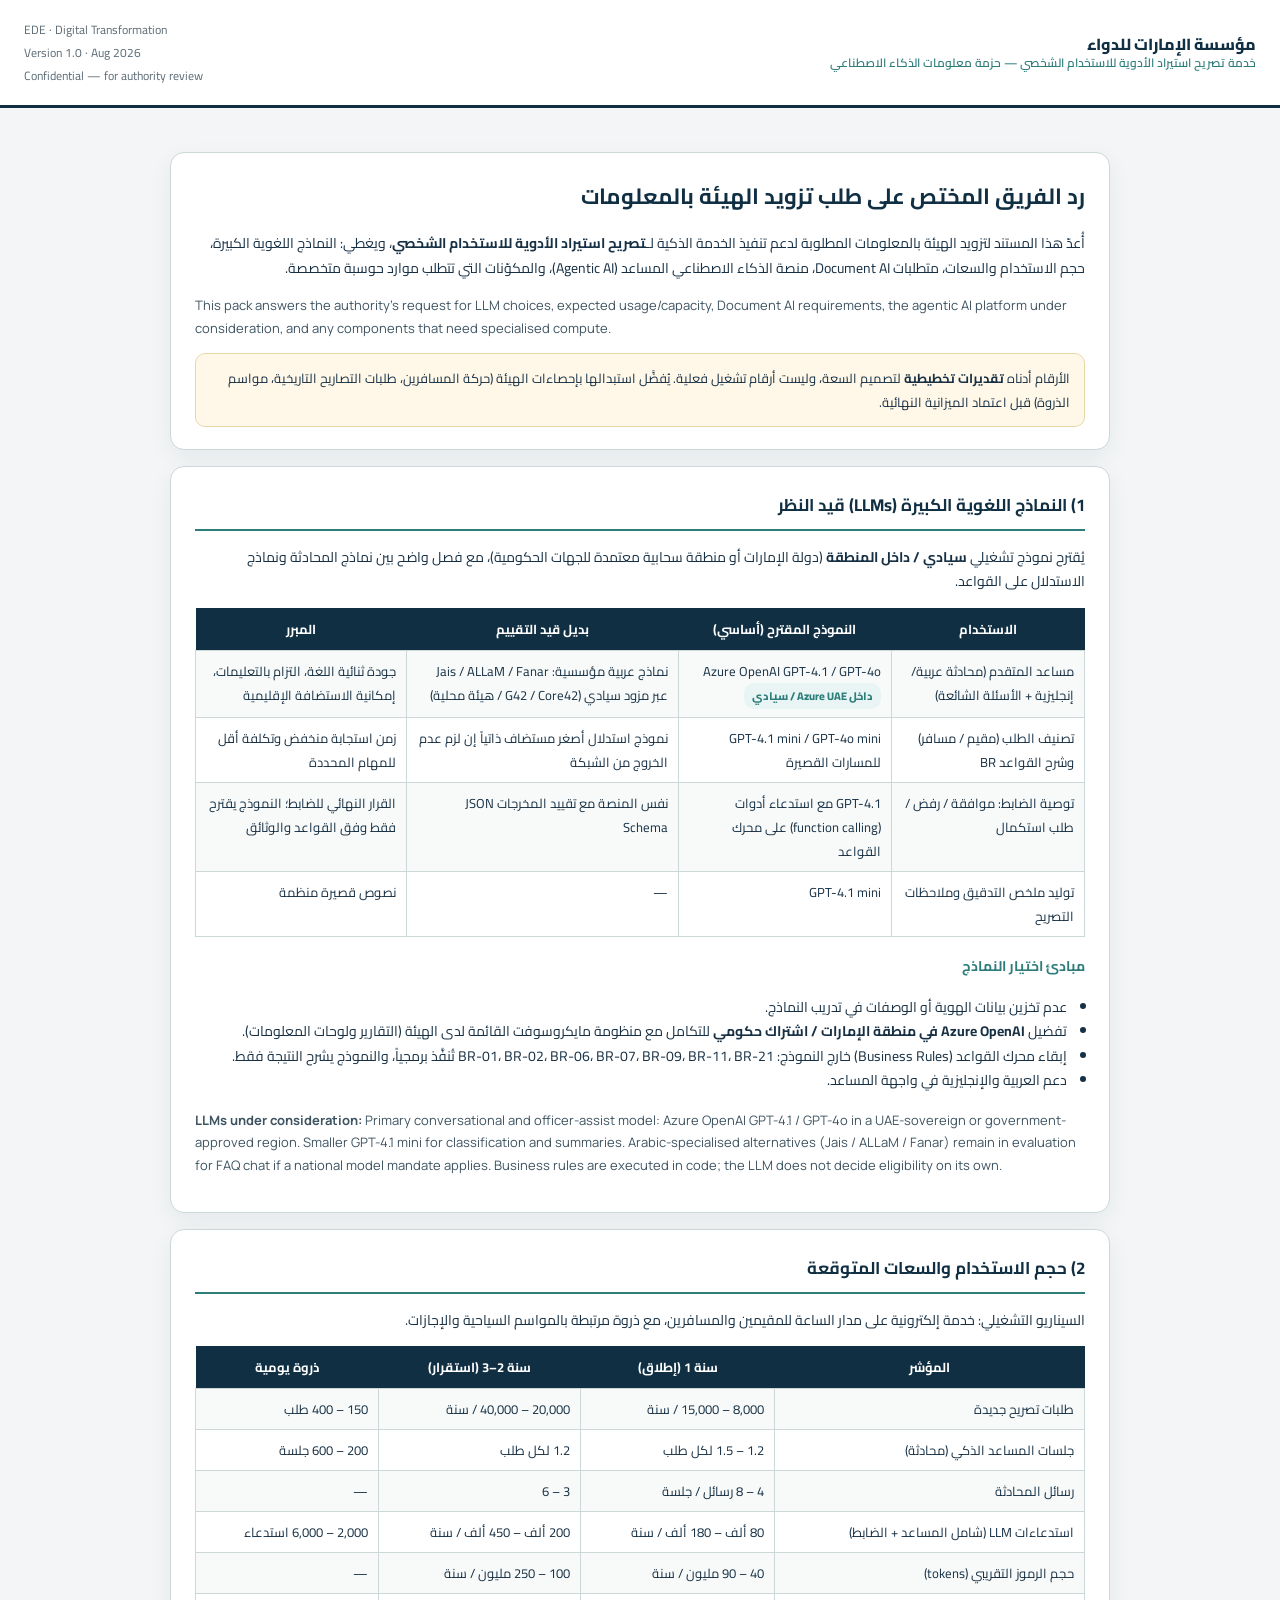
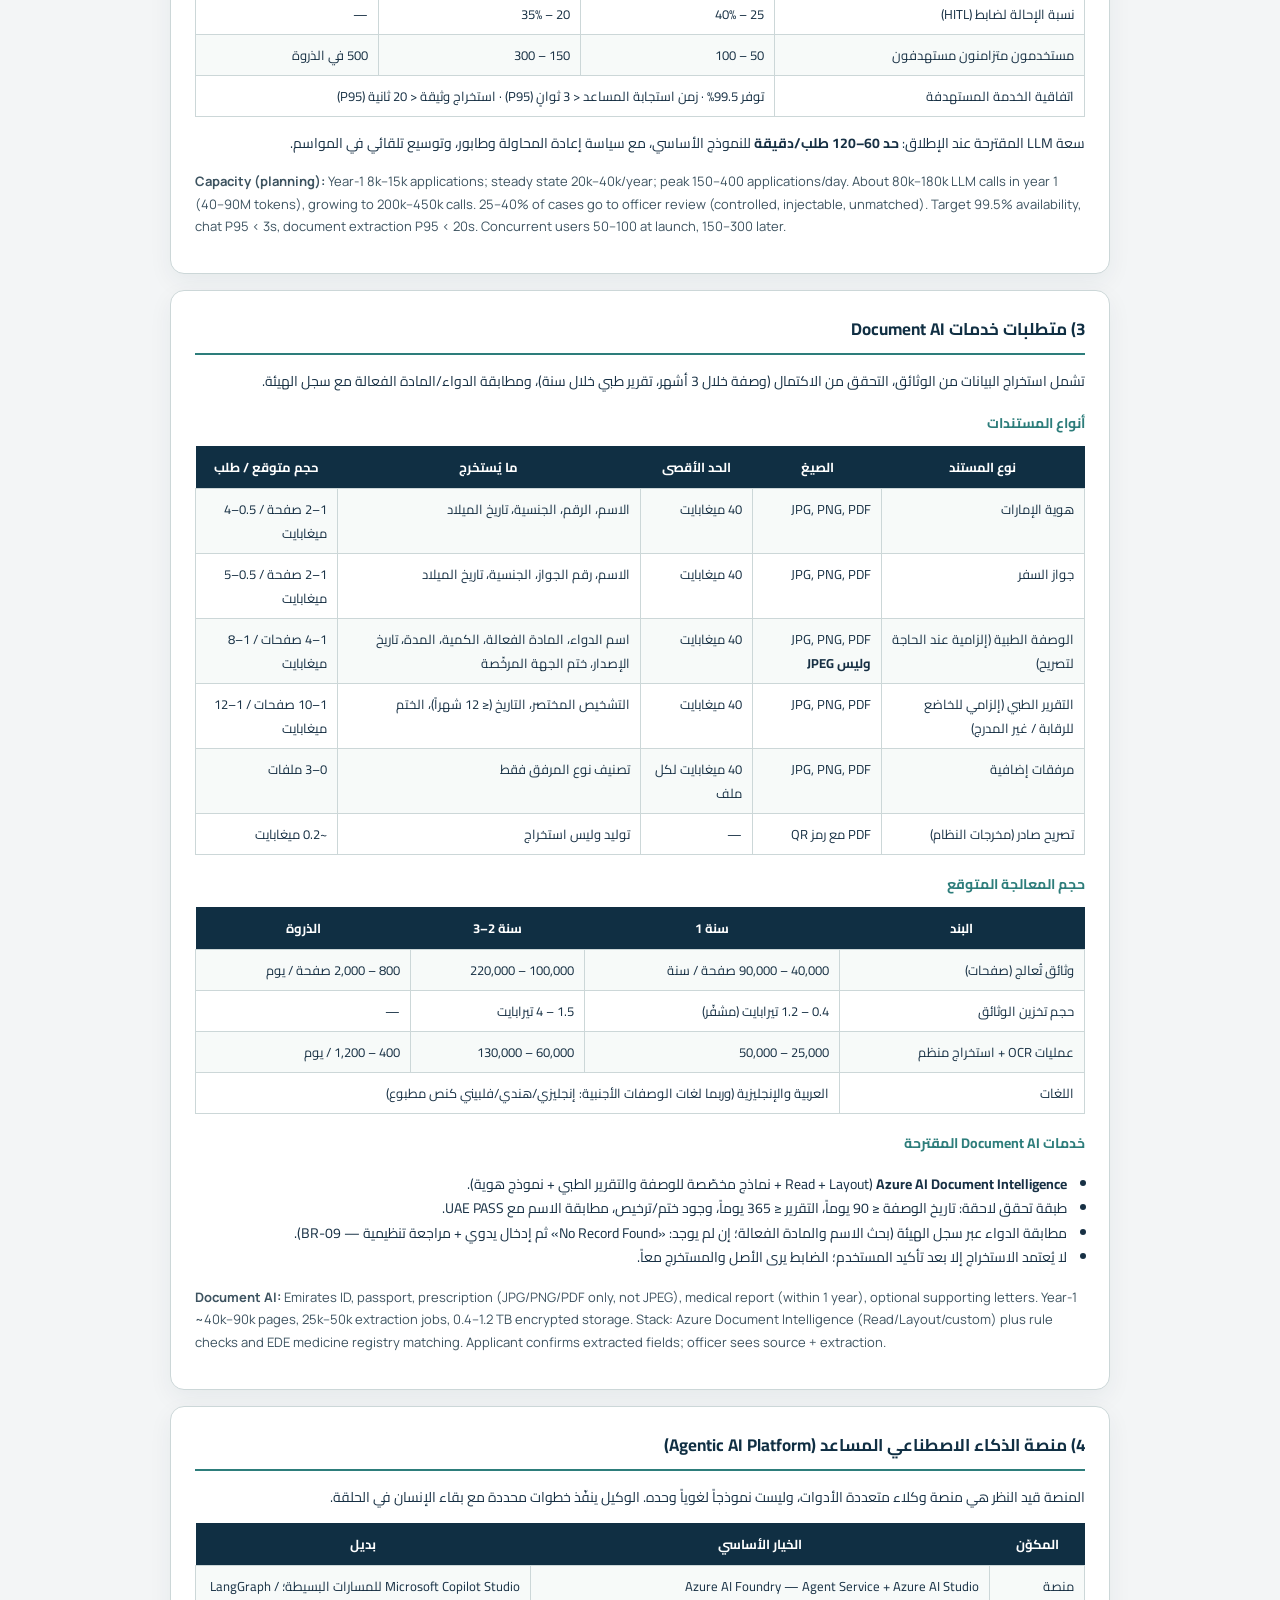
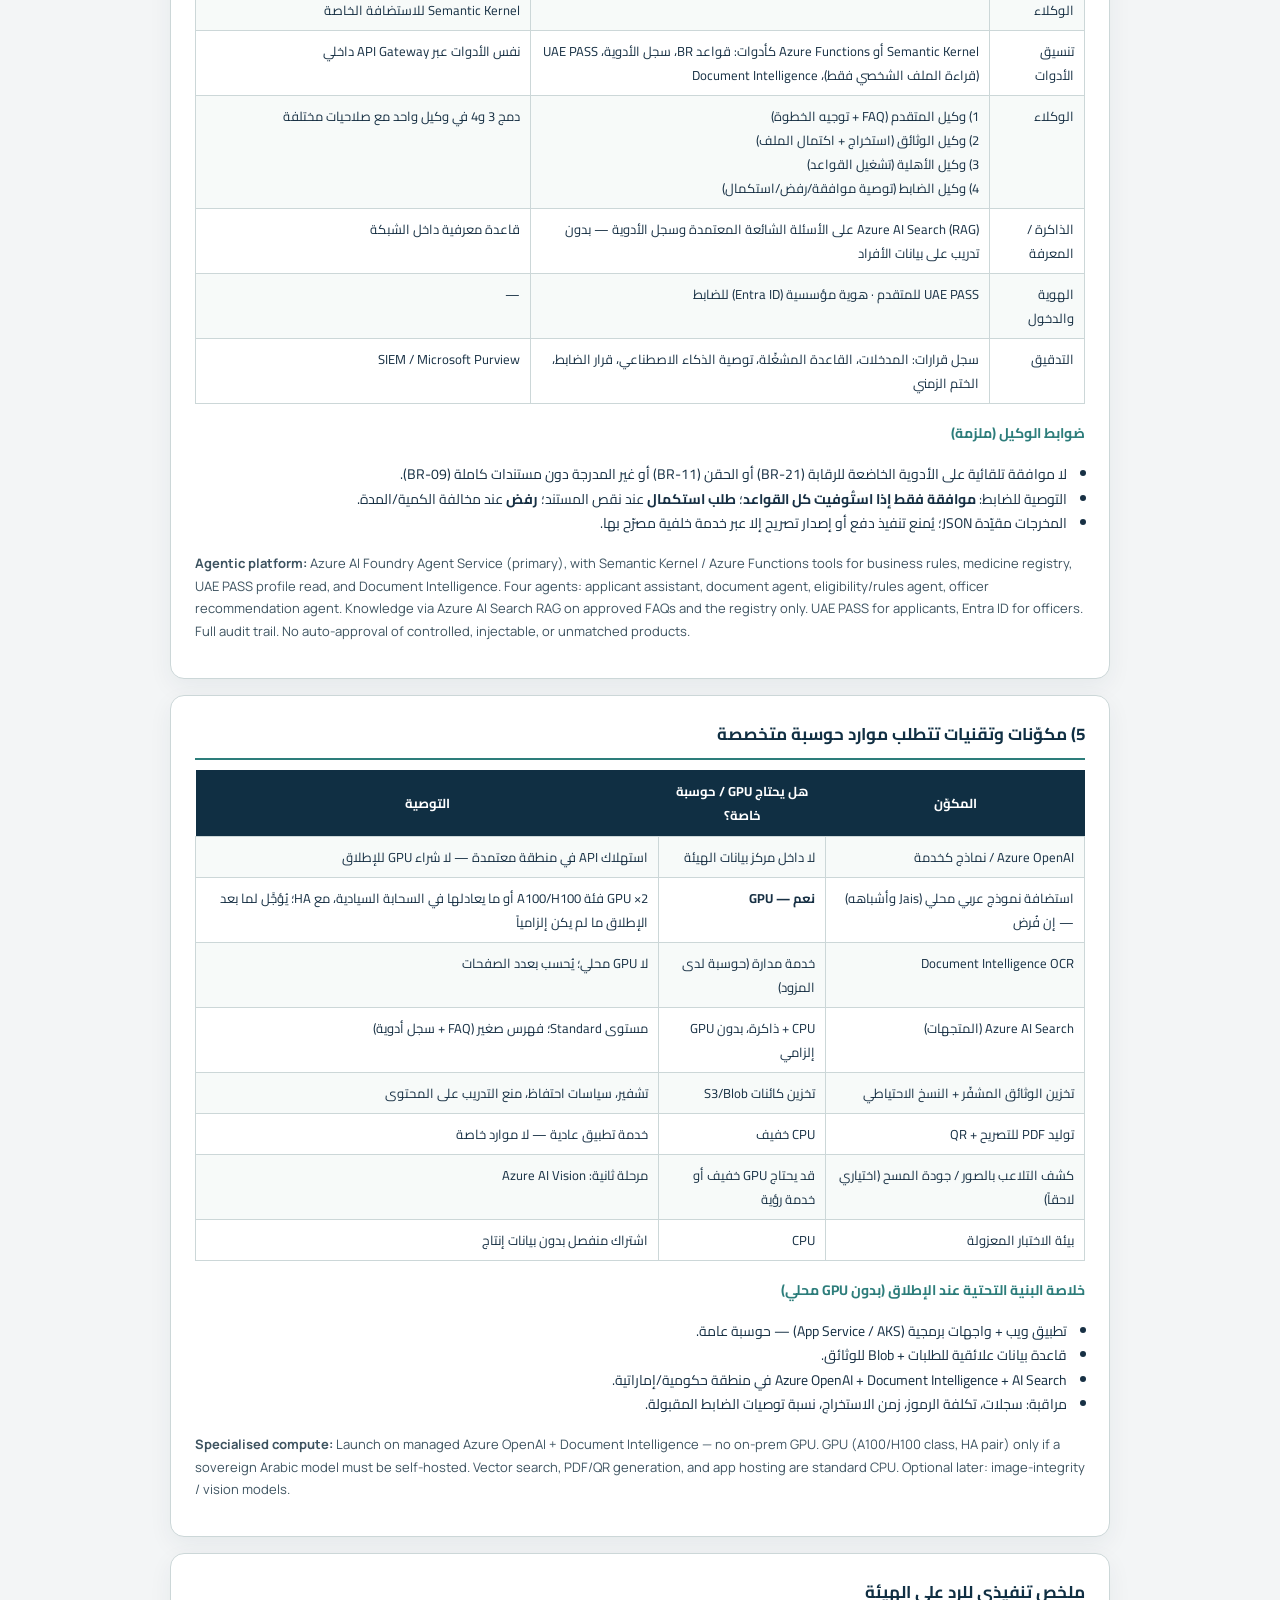
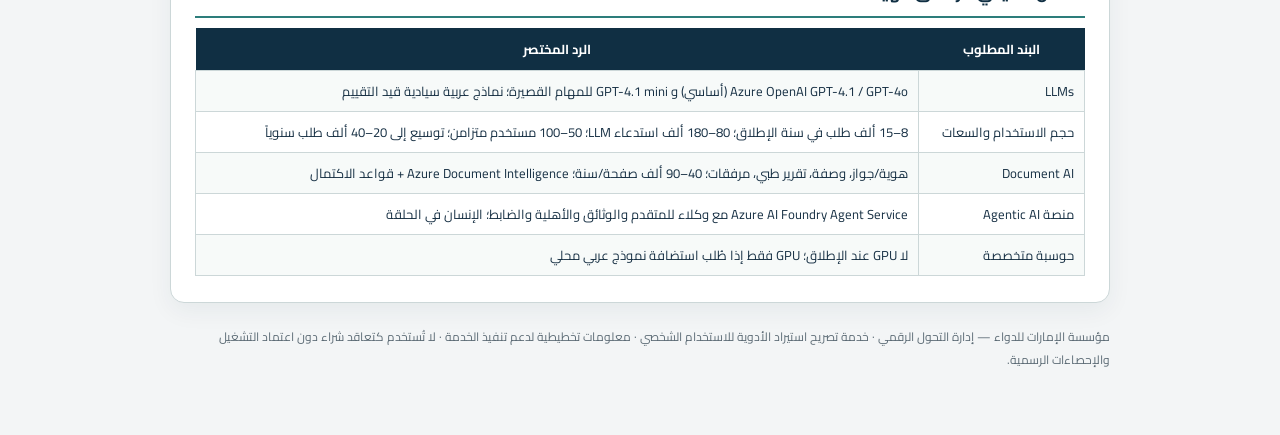
<file: EDE_AI_Service_Information_Pack.html>
<!DOCTYPE html>
<html lang="ar" dir="rtl">
<head>
<meta charset="UTF-8">
<meta name="viewport" content="width=device-width, initial-scale=1.0">
<title>حزمة معلومات خدمات الذكاء الاصطناعي | تصريح استيراد الأدوية للاستخدام الشخصي | مؤسسة الإمارات للدواء</title>
<link href="https://fonts.googleapis.com/css2?family=Cairo:wght@400;600;700;800&family=Manrope:wght@400;500;600;700&display=swap" rel="stylesheet">
<style>
  :root { --navy:#102f43; --teal:#2d7d7b; --page:#f3f5f6; --ink:#173044; --muted:#5c6b75; --line:#ccd7d8; }
  * { box-sizing:border-box; }
  body { margin:0; background:var(--page); color:var(--ink); font-family:Cairo, Manrope, Arial, sans-serif; }
  .wrap { max-width:980px; margin:0 auto; padding:28px 20px 64px; }
  header { background:#fff; border-bottom:3px solid var(--navy); padding:18px 24px; display:flex; justify-content:space-between; align-items:center; }
  .brand { font-weight:800; color:var(--navy); line-height:1.3; }
  .brand small { display:block; color:var(--teal); font-size:12px; font-weight:600; }
  .meta { font-size:12px; color:var(--muted); text-align:left; direction:ltr; }
  .card { background:#fff; border:1px solid var(--line); border-radius:14px; padding:22px 24px; margin-top:16px; box-shadow:0 8px 24px rgba(16,47,67,.06); }
  h1 { font-size:22px; margin:0 0 8px; color:var(--navy); }
  h2 { font-size:17px; color:var(--navy); margin:0 0 10px; padding-bottom:8px; border-bottom:2px solid var(--teal); }
  h3 { font-size:14px; color:var(--teal); margin:16px 0 8px; }
  p, li { font-size:14px; line-height:1.75; }
  .en { direction:ltr; text-align:left; font-family:Manrope, Arial, sans-serif; color:#3d5360; font-size:13px; }
  table { width:100%; border-collapse:collapse; font-size:13px; margin:10px 0 4px; }
  th { background:#102f43; color:#fff; padding:9px 10px; font-weight:700; }
  td { border:1px solid var(--line); padding:8px 10px; vertical-align:top; }
  tr:nth-child(even) td { background:#f7faf9; }
  .note { background:#fff8e8; border:1px solid #ead7a8; border-radius:10px; padding:12px 14px; font-size:13px; }
  .tag { display:inline-block; background:#e8f5f4; color:var(--teal); font-size:11px; font-weight:800; padding:3px 8px; border-radius:10px; margin-left:6px; }
  ul { padding-right:18px; }
  .ltr-table { direction:ltr; text-align:left; font-family:Manrope, Arial, sans-serif; }
  footer { margin-top:22px; color:var(--muted); font-size:12px; }
  @media print { body { background:#fff; } .card { box-shadow:none; break-inside:avoid; } }
</style>
</head>
<body>
<header>
  <div class="brand">مؤسسة الإمارات للدواء<small>خدمة تصريح استيراد الأدوية للاستخدام الشخصي — حزمة معلومات الذكاء الاصطناعي</small></div>
  <div class="meta">EDE · Digital Transformation<br>Version 1.0 · Aug 2026<br>Confidential — for authority review</div>
</header>
<div class="wrap">

<div class="card">
  <h1>رد الفريق المختص على طلب تزويد الهيئة بالمعلومات</h1>
  <p>أُعدّ هذا المستند لتزويد الهيئة بالمعلومات المطلوبة لدعم تنفيذ الخدمة الذكية لـ<strong>تصريح استيراد الأدوية للاستخدام الشخصي</strong>، ويغطي: النماذج اللغوية الكبيرة، حجم الاستخدام والسعات، متطلبات Document AI، منصة الذكاء الاصطناعي المساعد (Agentic AI)، والمكوّنات التي تتطلب موارد حوسبة متخصصة.</p>
  <p class="en">This pack answers the authority’s request for LLM choices, expected usage/capacity, Document AI requirements, the agentic AI platform under consideration, and any components that need specialised compute.</p>
  <div class="note">الأرقام أدناه <strong>تقديرات تخطيطية</strong> لتصميم السعة، وليست أرقام تشغيل فعلية. يُفضَّل استبدالها بإحصاءات الهيئة (حركة المسافرين، طلبات التصاريح التاريخية، مواسم الذروة) قبل اعتماد الميزانية النهائية.</div>
</div>

<div class="card">
  <h2>1) النماذج اللغوية الكبيرة (LLMs) قيد النظر</h2>
  <p>يُقترح نموذج تشغيلي <strong>سيادي / داخل المنطقة</strong> (دولة الإمارات أو منطقة سحابية معتمدة للجهات الحكومية)، مع فصل واضح بين نماذج المحادثة ونماذج الاستدلال على القواعد.</p>
  <table>
    <tr><th>الاستخدام</th><th>النموذج المقترح (أساسي)</th><th>بديل قيد التقييم</th><th>المبرر</th></tr>
    <tr>
      <td>مساعد المتقدم (محادثة عربية/إنجليزية + الأسئلة الشائعة)</td>
      <td>Azure OpenAI GPT-4.1 / GPT-4o<br><span class="tag">داخل Azure UAE / سيادي</span></td>
      <td>نماذج عربية مؤسسية: Jais / ALLaM / Fanar عبر مزود سيادي (G42 / Core42 / هيئة محلية)</td>
      <td>جودة ثنائية اللغة، التزام بالتعليمات، إمكانية الاستضافة الإقليمية</td>
    </tr>
    <tr>
      <td>تصنيف الطلب (مقيم / مسافر) وشرح القواعد BR</td>
      <td>GPT-4.1 mini / GPT-4o mini للمسارات القصيرة</td>
      <td>نموذج استدلال أصغر مستضاف ذاتياً إن لزم عدم الخروج من الشبكة</td>
      <td>زمن استجابة منخفض وتكلفة أقل للمهام المحددة</td>
    </tr>
    <tr>
      <td>توصية الضابط: موافقة / رفض / طلب استكمال</td>
      <td>GPT-4.1 مع استدعاء أدوات (function calling) على محرك القواعد</td>
      <td>نفس المنصة مع تقييد المخرجات JSON Schema</td>
      <td>القرار النهائي للضابط؛ النموذج يقترح فقط وفق القواعد والوثائق</td>
    </tr>
    <tr>
      <td>توليد ملخص التدقيق وملاحظات التصريح</td>
      <td>GPT-4.1 mini</td>
      <td>—</td>
      <td>نصوص قصيرة منظمة</td>
    </tr>
  </table>
  <h3>مبادئ اختيار النماذج</h3>
  <ul>
    <li>عدم تخزين بيانات الهوية أو الوصفات في تدريب النماذج.</li>
    <li>تفضيل <strong>Azure OpenAI في منطقة الإمارات / اشتراك حكومي</strong> للتكامل مع منظومة مايكروسوفت القائمة لدى الهيئة (التقارير ولوحات المعلومات).</li>
    <li>إبقاء محرك القواعد (Business Rules) خارج النموذج: BR-01، BR-02، BR-06، BR-07، BR-09، BR-11، BR-21 تُنفَّذ برمجياً، والنموذج يشرح النتيجة فقط.</li>
    <li>دعم العربية والإنجليزية في واجهة المساعد.</li>
  </ul>
  <p class="en"><strong>LLMs under consideration:</strong> Primary conversational and officer-assist model: Azure OpenAI GPT-4.1 / GPT-4o in a UAE-sovereign or government-approved region. Smaller GPT-4.1 mini for classification and summaries. Arabic-specialised alternatives (Jais / ALLaM / Fanar) remain in evaluation for FAQ chat if a national model mandate applies. Business rules are executed in code; the LLM does not decide eligibility on its own.</p>
</div>

<div class="card">
  <h2>2) حجم الاستخدام والسعات المتوقعة</h2>
  <p>السيناريو التشغيلي: خدمة إلكترونية على مدار الساعة للمقيمين والمسافرين، مع ذروة مرتبطة بالمواسم السياحية والإجازات.</p>
  <table>
    <tr><th>المؤشر</th><th>سنة 1 (إطلاق)</th><th>سنة 2–3 (استقرار)</th><th>ذروة يومية</th></tr>
    <tr><td>طلبات تصريح جديدة</td><td>8,000 – 15,000 / سنة</td><td>20,000 – 40,000 / سنة</td><td>150 – 400 طلب</td></tr>
    <tr><td>جلسات المساعد الذكي (محادثة)</td><td>1.2 – 1.5 لكل طلب</td><td>1.2 لكل طلب</td><td>200 – 600 جلسة</td></tr>
    <tr><td>رسائل المحادثة</td><td>4 – 8 رسائل / جلسة</td><td>3 – 6</td><td>—</td></tr>
    <tr><td>استدعاءات LLM (شامل المساعد + الضابط)</td><td>80 ألف – 180 ألف / سنة</td><td>200 ألف – 450 ألف / سنة</td><td>2,000 – 6,000 استدعاء</td></tr>
    <tr><td>حجم الرموز التقريبي (tokens)</td><td>40 – 90 مليون / سنة</td><td>100 – 250 مليون / سنة</td><td>—</td></tr>
    <tr><td>نسبة الإحالة لضابط (HITL)</td><td>25 – 40%</td><td>20 – 35%</td><td>—</td></tr>
    <tr><td>مستخدمون متزامنون مستهدفون</td><td>50 – 100</td><td>150 – 300</td><td>500 في الذروة</td></tr>
    <tr><td>اتفاقية الخدمة المستهدفة</td><td colspan="3">توفر 99.5% · زمن استجابة المساعد &lt; 3 ثوانٍ (P95) · استخراج وثيقة &lt; 20 ثانية (P95)</td></tr>
  </table>
  <p>سعة LLM المقترحة عند الإطلاق: <strong>حد 60–120 طلب/دقيقة</strong> للنموذج الأساسي، مع سياسة إعادة المحاولة وطابور، وتوسيع تلقائي في المواسم.</p>
  <p class="en"><strong>Capacity (planning):</strong> Year-1 8k–15k applications; steady state 20k–40k/year; peak 150–400 applications/day. About 80k–180k LLM calls in year 1 (40–90M tokens), growing to 200k–450k calls. 25–40% of cases go to officer review (controlled, injectable, unmatched). Target 99.5% availability, chat P95 &lt; 3s, document extraction P95 &lt; 20s. Concurrent users 50–100 at launch, 150–300 later.</p>
</div>

<div class="card">
  <h2>3) متطلبات خدمات Document AI</h2>
  <p>تشمل استخراج البيانات من الوثائق، التحقق من الاكتمال (وصفة خلال 3 أشهر، تقرير طبي خلال سنة)، ومطابقة الدواء/المادة الفعالة مع سجل الهيئة.</p>

  <h3>أنواع المستندات</h3>
  <table>
    <tr><th>نوع المستند</th><th>الصيغ</th><th>الحد الأقصى</th><th>ما يُستخرج</th><th>حجم متوقع / طلب</th></tr>
    <tr><td>هوية الإمارات</td><td>JPG, PNG, PDF</td><td>40 ميغابايت</td><td>الاسم، الرقم، الجنسية، تاريخ الميلاد</td><td>1–2 صفحة / 0.5–4 ميغابايت</td></tr>
    <tr><td>جواز السفر</td><td>JPG, PNG, PDF</td><td>40 ميغابايت</td><td>الاسم، رقم الجواز، الجنسية، تاريخ الميلاد</td><td>1–2 صفحة / 0.5–5 ميغابايت</td></tr>
    <tr><td>الوصفة الطبية (إلزامية عند الحاجة لتصريح)</td><td>JPG, PNG, PDF <strong>وليس JPEG</strong></td><td>40 ميغابايت</td><td>اسم الدواء، المادة الفعالة، الكمية، المدة، تاريخ الإصدار، ختم الجهة المرخّصة</td><td>1–4 صفحات / 1–8 ميغابايت</td></tr>
    <tr><td>التقرير الطبي (إلزامي للخاضع للرقابة / غير المدرج)</td><td>JPG, PNG, PDF</td><td>40 ميغابايت</td><td>التشخيص المختصر، التاريخ (≤ 12 شهراً)، الختم</td><td>1–10 صفحات / 1–12 ميغابايت</td></tr>
    <tr><td>مرفقات إضافية</td><td>JPG, PNG, PDF</td><td>40 ميغابايت لكل ملف</td><td>تصنيف نوع المرفق فقط</td><td>0–3 ملفات</td></tr>
    <tr><td>تصريح صادر (مخرجات النظام)</td><td>PDF مع رمز QR</td><td>—</td><td>توليد وليس استخراج</td><td>~0.2 ميغابايت</td></tr>
  </table>

  <h3>حجم المعالجة المتوقع</h3>
  <table>
    <tr><th>البند</th><th>سنة 1</th><th>سنة 2–3</th><th>الذروة</th></tr>
    <tr><td>وثائق تُعالج (صفحات)</td><td>40,000 – 90,000 صفحة / سنة</td><td>100,000 – 220,000</td><td>800 – 2,000 صفحة / يوم</td></tr>
    <tr><td>حجم تخزين الوثائق</td><td>0.4 – 1.2 تيرابايت (مشفّر)</td><td>1.5 – 4 تيرابايت</td><td>—</td></tr>
    <tr><td>عمليات OCR + استخراج منظم</td><td>25,000 – 50,000</td><td>60,000 – 130,000</td><td>400 – 1,200 / يوم</td></tr>
    <tr><td>اللغات</td><td colspan="3">العربية والإنجليزية (وربما لغات الوصفات الأجنبية: إنجليزي/هندي/فلبيني كنص مطبوع)</td></tr>
  </table>

  <h3>خدمات Document AI المقترحة</h3>
  <ul>
    <li><strong>Azure AI Document Intelligence</strong> (Read + Layout + نماذج مخصّصة للوصفة والتقرير الطبي + نموذج هوية).</li>
    <li>طبقة تحقق لاحقة: تاريخ الوصفة ≤ 90 يوماً، التقرير ≤ 365 يوماً، وجود ختم/ترخيص، مطابقة الاسم مع UAE PASS.</li>
    <li>مطابقة الدواء عبر سجل الهيئة (بحث الاسم والمادة الفعالة؛ إن لم يوجد: «No Record Found» ثم إدخال يدوي + مراجعة تنظيمية — BR-09).</li>
    <li>لا يُعتمد الاستخراج إلا بعد تأكيد المستخدم؛ الضابط يرى الأصل والمستخرج معاً.</li>
  </ul>
  <p class="en"><strong>Document AI:</strong> Emirates ID, passport, prescription (JPG/PNG/PDF only, not JPEG), medical report (within 1 year), optional supporting letters. Year-1 ~40k–90k pages, 25k–50k extraction jobs, 0.4–1.2 TB encrypted storage. Stack: Azure Document Intelligence (Read/Layout/custom) plus rule checks and EDE medicine registry matching. Applicant confirms extracted fields; officer sees source + extraction.</p>
</div>

<div class="card">
  <h2>4) منصة الذكاء الاصطناعي المساعد (Agentic AI Platform)</h2>
  <p>المنصة قيد النظر هي منصة وكلاء متعددة الأدوات، وليست نموذجاً لغوياً وحده. الوكيل ينفّذ خطوات محددة مع بقاء الإنسان في الحلقة.</p>
  <table>
    <tr><th>المكوّن</th><th>الخيار الأساسي</th><th>بديل</th></tr>
    <tr><td>منصة الوكلاء</td><td>Azure AI Foundry — Agent Service + Azure AI Studio</td><td>Microsoft Copilot Studio للمسارات البسيطة؛ LangGraph / Semantic Kernel للاستضافة الخاصة</td></tr>
    <tr><td>تنسيق الأدوات</td><td>Semantic Kernel أو Azure Functions كأدوات: قواعد BR، سجل الأدوية، UAE PASS (قراءة الملف الشخصي فقط)، Document Intelligence</td><td>نفس الأدوات عبر API Gateway داخلي</td></tr>
    <tr><td>الوكلاء</td><td>1) وكيل المتقدم (FAQ + توجيه الخطوة)<br>2) وكيل الوثائق (استخراج + اكتمال الملف)<br>3) وكيل الأهلية (تشغيل القواعد)<br>4) وكيل الضابط (توصية موافقة/رفض/استكمال)</td><td>دمج 3 و4 في وكيل واحد مع صلاحيات مختلفة</td></tr>
    <tr><td>الذاكرة / المعرفة</td><td>Azure AI Search (RAG) على الأسئلة الشائعة المعتمدة وسجل الأدوية — بدون تدريب على بيانات الأفراد</td><td>قاعدة معرفية داخل الشبكة</td></tr>
    <tr><td>الهوية والدخول</td><td>UAE PASS للمتقدم · هوية مؤسسية (Entra ID) للضابط</td><td>—</td></tr>
    <tr><td>التدقيق</td><td>سجل قرارات: المدخلات، القاعدة المشغّلة، توصية الذكاء الاصطناعي، قرار الضابط، الختم الزمني</td><td>SIEM / Microsoft Purview</td></tr>
  </table>
  <h3>ضوابط الوكيل (ملزمة)</h3>
  <ul>
    <li>لا موافقة تلقائية على الأدوية الخاضعة للرقابة (BR-21) أو الحقن (BR-11) أو غير المدرجة دون مستندات كاملة (BR-09).</li>
    <li>التوصية للضابط: <strong>موافقة فقط إذا استُوفيت كل القواعد</strong>؛ <strong>طلب استكمال</strong> عند نقص المستند؛ <strong>رفض</strong> عند مخالفة الكمية/المدة.</li>
    <li>المخرجات مقيّدة JSON؛ يُمنع تنفيذ دفع أو إصدار تصريح إلا عبر خدمة خلفية مصرّح بها.</li>
  </ul>
  <p class="en"><strong>Agentic platform:</strong> Azure AI Foundry Agent Service (primary), with Semantic Kernel / Azure Functions tools for business rules, medicine registry, UAE PASS profile read, and Document Intelligence. Four agents: applicant assistant, document agent, eligibility/rules agent, officer recommendation agent. Knowledge via Azure AI Search RAG on approved FAQs and the registry only. UAE PASS for applicants, Entra ID for officers. Full audit trail. No auto-approval of controlled, injectable, or unmatched products.</p>
</div>

<div class="card">
  <h2>5) مكوّنات وتقنيات تتطلب موارد حوسبة متخصصة</h2>
  <table>
    <tr><th>المكوّن</th><th>هل يحتاج GPU / حوسبة خاصة؟</th><th>التوصية</th></tr>
    <tr><td>Azure OpenAI / نماذج كخدمة</td><td>لا داخل مركز بيانات الهيئة</td><td>استهلاك API في منطقة معتمدة — لا شراء GPU للإطلاق</td></tr>
    <tr><td>استضافة نموذج عربي محلي (Jais وأشباهه) — إن فُرض</td><td><strong>نعم — GPU</strong></td><td>2× GPU فئة A100/H100 أو ما يعادلها في السحابة السيادية، مع HA؛ يُؤجَّل لما بعد الإطلاق ما لم يكن إلزامياً</td></tr>
    <tr><td>Document Intelligence OCR</td><td>خدمة مدارة (حوسبة لدى المزود)</td><td>لا GPU محلي؛ يُحسب بعدد الصفحات</td></tr>
    <tr><td>Azure AI Search (المتجهات)</td><td>CPU + ذاكرة، بدون GPU إلزامي</td><td>مستوى Standard؛ فهرس صغير (FAQ + سجل أدوية)</td></tr>
    <tr><td>تخزين الوثائق المشفّر + النسخ الاحتياطي</td><td>تخزين كائنات S3/Blob</td><td>تشفير، سياسات احتفاظ، منع التدريب على المحتوى</td></tr>
    <tr><td>توليد PDF للتصريح + QR</td><td>CPU خفيف</td><td>خدمة تطبيق عادية — لا موارد خاصة</td></tr>
    <tr><td>كشف التلاعب بالصور / جودة المسح (اختياري لاحقاً)</td><td>قد يحتاج GPU خفيف أو خدمة رؤية</td><td>مرحلة ثانية: Azure AI Vision</td></tr>
    <tr><td>بيئة الاختبار المعزولة</td><td>CPU</td><td>اشتراك منفصل بدون بيانات إنتاج</td></tr>
  </table>
  <h3>خلاصة البنية التحتية عند الإطلاق (بدون GPU محلي)</h3>
  <ul>
    <li>تطبيق ويب + واجهات برمجية (App Service / AKS) — حوسبة عامة.</li>
    <li>قاعدة بيانات علائقية للطلبات + Blob للوثائق.</li>
    <li>Azure OpenAI + Document Intelligence + AI Search في منطقة حكومية/إماراتية.</li>
    <li>مراقبة: سجلات، تكلفة الرموز، زمن الاستخراج، نسبة توصيات الضابط المقبولة.</li>
  </ul>
  <p class="en"><strong>Specialised compute:</strong> Launch on managed Azure OpenAI + Document Intelligence — no on-prem GPU. GPU (A100/H100 class, HA pair) only if a sovereign Arabic model must be self-hosted. Vector search, PDF/QR generation, and app hosting are standard CPU. Optional later: image-integrity / vision models.</p>
</div>

<div class="card">
  <h2>ملخص تنفيذي للرد على الهيئة</h2>
  <table>
    <tr><th>البند المطلوب</th><th>الرد المختصر</th></tr>
    <tr><td>LLMs</td><td>Azure OpenAI GPT-4.1 / GPT-4o (أساسي) و GPT-4.1 mini للمهام القصيرة؛ نماذج عربية سيادية قيد التقييم</td></tr>
    <tr><td>حجم الاستخدام والسعات</td><td>8–15 ألف طلب في سنة الإطلاق؛ 80–180 ألف استدعاء LLM؛ 50–100 مستخدم متزامن؛ توسيع إلى 20–40 ألف طلب سنوياً</td></tr>
    <tr><td>Document AI</td><td>هوية/جواز، وصفة، تقرير طبي، مرفقات؛ 40–90 ألف صفحة/سنة؛ Azure Document Intelligence + قواعد الاكتمال</td></tr>
    <tr><td>منصة Agentic AI</td><td>Azure AI Foundry Agent Service مع وكلاء للمتقدم والوثائق والأهلية والضابط؛ الإنسان في الحلقة</td></tr>
    <tr><td>حوسبة متخصصة</td><td>لا GPU عند الإطلاق؛ GPU فقط إذا طُلب استضافة نموذج عربي محلي</td></tr>
  </table>
</div>

<footer>
  مؤسسة الإمارات للدواء — إدارة التحول الرقمي · خدمة تصريح استيراد الأدوية للاستخدام الشخصي · معلومات تخطيطية لدعم تنفيذ الخدمة · لا تُستخدم كتعاقد شراء دون اعتماد التشغيل والإحصاءات الرسمية.
</footer>
</div>
</body>
</html>
</file>
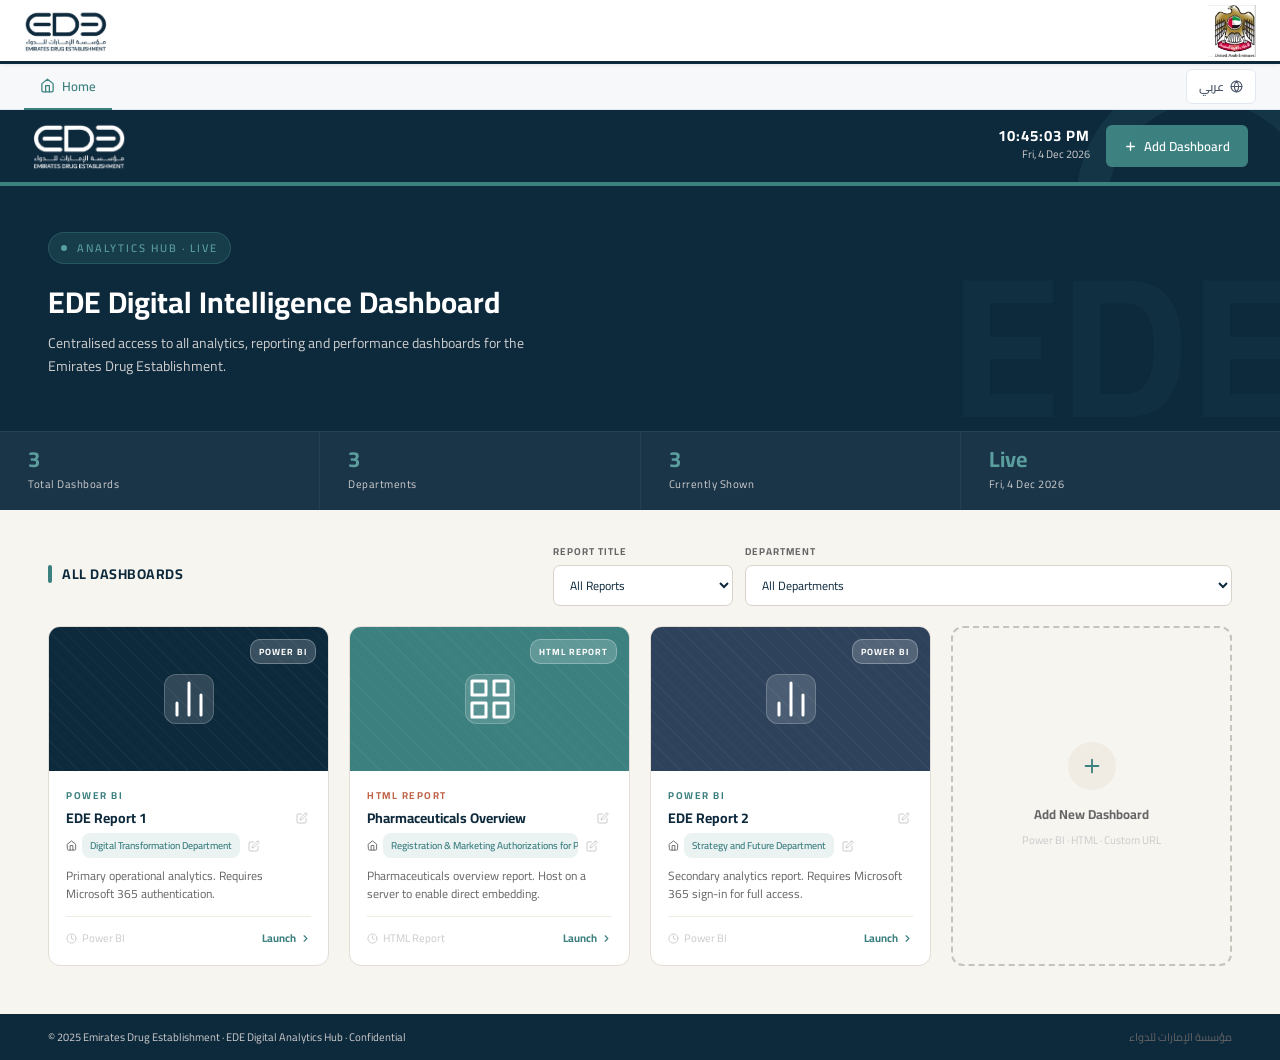
<file: EDE_Dashboard_Hub_7_branded_1.html>
<!DOCTYPE html>
<html lang="en">
<head>
<meta charset="UTF-8">
<meta name="viewport" content="width=device-width, initial-scale=1.0">
<title>EDE Dashboard Hub</title>
<link href="https://fonts.googleapis.com/css2?family=Cairo:wght@300;400;500;600;700&display=swap" rel="stylesheet">
<style>
:root{--nd:#0d293c;--nv:#2e435b;--nm:#1a3448;--tl:#3d8080;--tll:#5a9e9e;--tp:#d4eaea;--wh:#ffffff;--gr:#666666;--lg:#cbcbcb;--bg:#f7f5f0;}
*{box-sizing:border-box;margin:0;padding:0;}
body{font-family:'Cairo',Arial,sans-serif;background:var(--bg);color:var(--nd);min-height:100vh;display:flex;flex-direction:column;}
.hdr{background:var(--nd);display:flex;align-items:center;justify-content:space-between;padding:0 32px;height:72px;flex-shrink:0;overflow:hidden;position:relative;}
.hdr::after{content:'';position:absolute;right:-60px;top:-40px;width:200px;height:200px;border-radius:50%;border:32px solid rgba(61,128,128,0.13);pointer-events:none;}
.logo-img{height:52px;width:auto;display:block;}
.hdr-r{display:flex;align-items:center;gap:16px;}
.clock{display:flex;flex-direction:column;align-items:flex-end;gap:1px;}
.c-time{color:#fff;font-size:15px;font-weight:700;letter-spacing:1px;line-height:1;}
.c-date{color:var(--lg);font-size:11px;}
.btn-add{display:flex;align-items:center;gap:7px;background:var(--tl);color:#fff;border:none;border-radius:6px;padding:9px 18px;font-size:13px;font-weight:600;font-family:inherit;cursor:pointer;}
.btn-add:hover{background:var(--tll);}
.accent{height:4px;background:var(--tl);}
#landing{flex:1;display:flex;flex-direction:column;}
.hero{background:var(--nd);padding:44px 48px 52px;position:relative;overflow:hidden;}
.hero::before{content:'EDE';position:absolute;right:-20px;top:-30px;font-size:200px;font-weight:700;color:rgba(61,128,128,0.07);pointer-events:none;user-select:none;}
.badge{display:inline-flex;align-items:center;gap:6px;background:rgba(61,128,128,0.22);border:1px solid rgba(61,128,128,0.4);color:var(--tll);font-size:11px;font-weight:600;letter-spacing:2px;text-transform:uppercase;padding:5px 12px;border-radius:20px;margin-bottom:20px;}
.dot{width:6px;height:6px;background:var(--tll);border-radius:50%;animation:pulse 2s infinite;}
@keyframes pulse{0%,100%{opacity:1}50%{opacity:0.3}}
.hero h1{color:#fff;font-size:30px;font-weight:700;line-height:1.25;margin-bottom:10px;max-width:580px;}
.hero p{color:var(--lg);font-size:14px;line-height:1.7;max-width:500px;}
.stats{display:flex;background:var(--nm);border-top:1px solid rgba(255,255,255,0.06);}
.stat{flex:1;padding:16px 28px;border-right:1px solid rgba(255,255,255,0.06);display:flex;flex-direction:column;gap:4px;}
.stat:last-child{border-right:none;}
.snum{color:var(--tll);font-size:22px;font-weight:700;line-height:1;}
.slbl{color:var(--lg);font-size:11px;letter-spacing:0.5px;}
.sec{padding:32px 48px 48px;flex:1;}
.sec-hdr{display:flex;align-items:center;justify-content:space-between;margin-bottom:20px;flex-wrap:wrap;gap:12px;}
.sec-title{font-size:14px;font-weight:700;color:var(--nd);letter-spacing:0.5px;text-transform:uppercase;display:flex;align-items:center;gap:10px;}
.sec-title::before{content:'';display:block;width:4px;height:18px;background:var(--tl);border-radius:2px;}
.fbar{display:flex;align-items:flex-end;gap:12px;flex-wrap:wrap;}
.fgrp{display:flex;flex-direction:column;gap:4px;}
.flbl{font-size:10px;font-weight:700;color:var(--gr);letter-spacing:1px;text-transform:uppercase;}
.fsel{padding:7px 12px;border:1.5px solid #d8d3ca;border-radius:7px;font-size:12px;font-family:inherit;color:var(--nd);background:#fff;outline:none;cursor:pointer;min-width:180px;}
.fsel:focus{border-color:var(--tl);}
.grid{display:grid;grid-template-columns:repeat(auto-fill,minmax(280px,1fr));gap:20px;}
.card{background:#fff;border-radius:12px;overflow:hidden;border:1px solid #e2ddd5;transition:transform .18s,box-shadow .18s;position:relative;}
.card:hover{transform:translateY(-3px);box-shadow:0 12px 32px rgba(13,41,60,.13);}
.card:hover .ovr{opacity:1;}
.thumb{height:144px;position:relative;display:flex;align-items:center;justify-content:center;overflow:hidden;}
.c0{background:var(--nd)}.c1{background:var(--tl)}.c2{background:#3a4a5c}.c3{background:var(--nv)}.c4{background:#2a3a2a}
.tpat{position:absolute;inset:0;opacity:.1;background-image:repeating-linear-gradient(45deg,transparent,transparent 10px,rgba(255,255,255,.4) 10px,rgba(255,255,255,.4) 11px);}
.tico{position:relative;z-index:1;width:50px;height:50px;border-radius:12px;background:rgba(255,255,255,.14);border:1px solid rgba(255,255,255,.2);display:flex;align-items:center;justify-content:center;}
.tbdg{position:absolute;top:12px;right:12px;background:rgba(255,255,255,.18);border:1px solid rgba(255,255,255,.28);color:#fff;font-size:9px;font-weight:700;letter-spacing:1px;padding:3px 8px;border-radius:10px;text-transform:uppercase;}
.ovr{position:absolute;inset:0;background:rgba(13,41,60,.78);display:flex;align-items:center;justify-content:center;gap:8px;opacity:0;transition:opacity .18s;}
.ob{display:flex;align-items:center;gap:5px;padding:7px 13px;border-radius:6px;font-size:12px;font-weight:600;font-family:inherit;cursor:pointer;border:none;}
.op{background:var(--tl);color:#fff;}.op:hover{background:var(--tll);}
.os{background:rgba(255,255,255,.14);color:#fff;border:1px solid rgba(255,255,255,.28)!important;}.os:hover{background:rgba(255,255,255,.24);}
.od{background:rgba(180,50,40,.75);color:#fff;}.od:hover{background:rgb(180,50,40);}
.cbody{padding:15px 17px 17px;}
.ccat{font-size:10px;font-weight:700;letter-spacing:1.5px;text-transform:uppercase;margin-bottom:4px;}
.cpbi{color:var(--tl)}.chtml{color:#c0644a}.ccus{color:var(--nv)}
.ctrow{display:flex;align-items:center;gap:6px;margin-bottom:6px;}
.ctitle{font-size:14px;font-weight:700;color:var(--nd);line-height:1.3;flex:1;}
.ebtn{background:none;border:none;cursor:pointer;color:var(--lg);padding:2px 3px;display:flex;align-items:center;border-radius:4px;flex-shrink:0;}
.ebtn:hover{color:var(--tl);}
.ebtn svg{width:12px;height:12px;}
.tinput{font-size:14px;font-weight:700;color:var(--nd);border:none;border-bottom:2px solid var(--tl);outline:none;width:100%;font-family:inherit;background:transparent;padding:1px 0;}
.drow{display:flex;align-items:center;gap:5px;margin-bottom:9px;min-height:22px;}
.dico{width:11px;height:11px;flex-shrink:0;color:var(--gr);}
.dtag{display:inline-flex;align-items:center;background:rgba(61,128,128,.1);color:var(--tl);font-size:10px;font-weight:600;padding:3px 8px;border-radius:8px;max-width:calc(100% - 50px);overflow:hidden;text-overflow:ellipsis;white-space:nowrap;}
.dsel{font-size:10px;font-weight:600;color:var(--tl);background:rgba(61,128,128,.08);border:1.5px solid var(--tl);border-radius:8px;padding:3px 6px;font-family:inherit;outline:none;flex:1;cursor:pointer;}
.cdesc{font-size:12px;color:var(--gr);line-height:1.5;margin-bottom:13px;}
.cfoot{display:flex;align-items:center;justify-content:space-between;padding-top:11px;border-top:1px solid #f0ece4;}
.cmeta{display:flex;align-items:center;gap:5px;font-size:11px;color:var(--lg);}
.cmeta svg{width:11px;height:11px;}
.claunch{display:flex;align-items:center;gap:4px;font-size:11px;font-weight:700;color:var(--tl);background:none;border:none;cursor:pointer;font-family:inherit;}
.addcard{border:2px dashed #c8c3ba;background:transparent;display:flex;flex-direction:column;align-items:center;justify-content:center;gap:12px;min-height:280px;cursor:pointer;border-radius:12px;transition:all .18s;}
.addcard:hover{border-color:var(--tl);background:rgba(61,128,128,.04);transform:translateY(-2px);}
.addico{width:48px;height:48px;border-radius:50%;background:#f0ece4;display:flex;align-items:center;justify-content:center;}
.addcard:hover .addico{background:var(--tp);}
.addtxt{font-size:13px;font-weight:700;color:var(--gr);}
.addsub{font-size:11px;color:var(--lg);margin-top:-8px;}
#viewer{display:none;flex:1;flex-direction:column;}
.vbar{background:#fff;border-bottom:1px solid #e2ddd5;display:flex;align-items:center;padding:0 24px;height:52px;flex-shrink:0;gap:12px;}
.vback{display:flex;align-items:center;gap:8px;font-size:13px;font-weight:700;color:var(--nd);background:none;border:none;cursor:pointer;font-family:inherit;padding:8px 14px 8px 0;border-right:1px solid #e2ddd5;}
.vback:hover{color:var(--tl);}
.vtitle{font-size:14px;font-weight:700;color:var(--nd);flex:1;}
.vurl{font-size:11px;color:var(--lg);font-family:monospace;max-width:280px;overflow:hidden;text-overflow:ellipsis;white-space:nowrap;}
.vopen{display:flex;align-items:center;gap:6px;background:var(--nd);color:#fff;border:none;border-radius:6px;padding:7px 14px;font-size:12px;font-weight:700;font-family:inherit;cursor:pointer;}
.vopen:hover{background:var(--nv);}
.vwrap{flex:1;position:relative;}
.vwrap iframe{width:100%;height:100%;border:none;display:block;}
.blkd{position:absolute;inset:0;display:flex;flex-direction:column;align-items:center;justify-content:center;gap:16px;background:#f7f5f0;}
.blkdico{width:68px;height:68px;background:#e8e4db;border-radius:50%;display:flex;align-items:center;justify-content:center;}
.blkdtitle{font-size:18px;font-weight:700;color:var(--nd);}
.blkddesc{font-size:13px;color:var(--gr);text-align:center;max-width:400px;line-height:1.65;}
.blkdopen{display:inline-flex;align-items:center;gap:8px;background:var(--tl);color:#fff;text-decoration:none;padding:11px 22px;border-radius:8px;font-size:13px;font-weight:700;}
.blkdopen:hover{background:var(--tll);}
.tpill{display:inline-flex;padding:4px 12px;border-radius:14px;font-size:11px;font-weight:700;}
.tpbi{background:#dff0f0;color:#1d6868;}.tploc{background:#fce8e3;color:#8b3a28;}
.mbg{display:none;position:fixed;inset:0;background:rgba(13,41,60,.65);z-index:100;align-items:center;justify-content:center;}
.mbg.open{display:flex;}
.mbox{background:#fff;border-radius:16px;width:540px;max-width:93vw;overflow:hidden;}
.mhd{background:var(--nd);padding:20px 24px;display:flex;align-items:center;justify-content:space-between;}
.mhd h3{color:#fff;font-size:15px;font-weight:700;}
.mcls{background:rgba(255,255,255,.12);border:none;border-radius:6px;width:28px;height:28px;color:#fff;cursor:pointer;font-size:15px;display:flex;align-items:center;justify-content:center;font-family:inherit;}
.mcls:hover{background:rgba(255,255,255,.22);}
.mbody{padding:24px;max-height:68vh;overflow-y:auto;}
.fg{margin-bottom:16px;}
.fl{display:block;font-size:11px;font-weight:700;color:var(--nd);letter-spacing:.5px;text-transform:uppercase;margin-bottom:6px;}
.fi,.fs{width:100%;padding:10px 13px;border:1.5px solid #e2ddd5;border-radius:8px;font-size:13px;font-family:inherit;color:var(--nd);background:#f7f5f0;outline:none;transition:border-color .15s;}
.fi:focus,.fs:focus{border-color:var(--tl);background:#fff;}
.fi::placeholder{color:var(--lg);}
.frow{display:grid;grid-template-columns:1fr 1fr;gap:16px;}
.mft{padding:16px 24px;background:#f7f5f0;display:flex;justify-content:flex-end;gap:10px;border-top:1px solid #e8e4db;}
.bcancel{padding:9px 18px;border:1.5px solid #c8c3ba;background:none;border-radius:7px;font-size:13px;font-weight:600;color:var(--gr);cursor:pointer;font-family:inherit;}
.bcancel:hover{border-color:var(--nd);color:var(--nd);}
.bsave{padding:9px 22px;background:var(--tl);border:none;border-radius:7px;font-size:13px;font-weight:700;color:#fff;cursor:pointer;font-family:inherit;}
.bsave:hover{background:var(--tll);}
.ftr{background:var(--nd);padding:13px 48px;display:flex;align-items:center;justify-content:space-between;flex-shrink:0;}
.ftrl{font-size:11px;color:var(--lg);}
.ftrr{font-size:11px;color:var(--gr);direction:rtl;}

/* ── EDE GLOBAL HEADER ── */
.ede-brand-bar{
  background:#ffffff;
  display:flex;align-items:center;justify-content:space-between;
  padding:0 24px;height:64px;flex-shrink:0;
  border-bottom:3px solid #0d293c;
  position:sticky;top:0;z-index:200;
  box-shadow:0 1px 4px rgba(0,0,0,0.08);
}
.ede-logo-img{height:46px;width:auto;display:block;}
.ede-emblem-img{height:52px;width:auto;display:block;}
.ede-nav-bar{
  background:#f6f8fa;
  border-bottom:1px solid #e2e8f0;
  display:flex;align-items:center;
  padding:0 24px;height:46px;flex-shrink:0;
  position:sticky;top:64px;z-index:199;
}
.ede-nav-item{
  display:flex;align-items:center;gap:7px;
  padding:0 16px;height:46px;
  font-size:13px;font-weight:500;color:#4a5568;
  cursor:pointer;border-bottom:2px solid transparent;
  border-left:none;border-right:none;border-top:none;
  background:none;font-family:inherit;
  transition:all 0.15s;
}
.ede-nav-item:hover{color:#3d8080;}
.ede-nav-item.active{color:#3d8080;border-bottom:2px solid #3d8080;font-weight:600;}
.ede-nav-item svg{width:15px;height:15px;flex-shrink:0;}
.ede-lang-btn{
  margin-left:auto;
  display:flex;align-items:center;gap:6px;
  border:1px solid #e2e8f0;border-radius:6px;
  padding:5px 12px;font-size:12px;font-weight:600;
  color:#4a5568;cursor:pointer;background:#ffffff;
  font-family:inherit;direction:rtl;
}
.ede-lang-btn:hover{border-color:#3d8080;color:#3d8080;}

</style>
<script>window._LOGO_SRC="[data-uri]";</script>
</head>
<body>
<!-- ── EDE BRAND HEADER ── -->
<div class="ede-brand-bar">
  <img class="ede-logo-img" id="edeLogoHub" alt="Emirates Drug Establishment">
  <img class="ede-emblem-img" id="edeEmblemHub" alt="UAE Emblem">
</div>
<nav class="ede-nav-bar">
  <button class="ede-nav-item active">
    <svg viewBox="0 0 24 24" fill="none" stroke="currentColor" stroke-width="2" stroke-linecap="round" stroke-linejoin="round"><path d="M3 9l9-7 9 7v11a2 2 0 0 1-2 2H5a2 2 0 0 1-2-2z"/><polyline points="9 22 9 12 15 12 15 22"/></svg>
    Home
  </button>
  <button class="ede-lang-btn">
    <svg width="13" height="13" viewBox="0 0 24 24" fill="none" stroke="currentColor" stroke-width="2" stroke-linecap="round" stroke-linejoin="round"><circle cx="12" cy="12" r="10"/><line x1="2" y1="12" x2="22" y2="12"/><path d="M12 2a15.3 15.3 0 0 1 4 10 15.3 15.3 0 0 1-4 10 15.3 15.3 0 0 1-4-10 15.3 15.3 0 0 1 4-10z"/></svg>
    عربي
  </button>
</nav>
<!-- ── END EDE BRAND HEADER ── -->

<header class="hdr">
  <div class="logo-area">
    <img class="logo-img" id="logoImg" alt="Emirates Drug Establishment">
  </div>
  <div class="hdr-r">
    <div class="clock">
      <span class="c-time" id="ctime">00:00:00</span>
      <span class="c-date" id="cdate"></span>
    </div>
    <button class="btn-add" onclick="openModal()">
      <svg width="13" height="13" viewBox="0 0 24 24" fill="none" stroke="currentColor" stroke-width="2.5" stroke-linecap="round" stroke-linejoin="round"><line x1="12" y1="5" x2="12" y2="19"/><line x1="5" y1="12" x2="19" y2="12"/></svg>
      Add Dashboard
    </button>
  </div>
</header>
<div class="accent"></div>

<div id="landing">
  <div class="hero">
    <div class="badge"><span class="dot"></span>&nbsp;Analytics Hub &middot; Live</div>
    <h1>EDE Digital Intelligence Dashboard</h1>
    <p>Centralised access to all analytics, reporting and performance dashboards for the Emirates Drug Establishment.</p>
  </div>
  <div class="stats">
    <div class="stat"><span class="snum" id="stotal">3</span><span class="slbl">Total Dashboards</span></div>
    <div class="stat"><span class="snum" id="sdepts">&#8212;</span><span class="slbl">Departments</span></div>
    <div class="stat"><span class="snum" id="svis">3</span><span class="slbl">Currently Shown</span></div>
    <div class="stat"><span class="snum">Live</span><span class="slbl" id="sdate"></span></div>
  </div>
  <div class="sec">
    <div class="sec-hdr">
      <span class="sec-title">All Dashboards</span>
      <div class="fbar">
        <div class="fgrp"><span class="flbl">Report Title</span><select class="fsel" id="fTitle" onchange="applyF()"><option value="">All Reports</option></select></div>
        <div class="fgrp"><span class="flbl">Department</span><select class="fsel" id="fDept" onchange="applyF()"><option value="">All Departments</option></select></div>
      </div>
    </div>
    <div class="grid" id="grid">
      <div class="addcard" id="addCard" onclick="openModal()">
        <div class="addico"><svg width="22" height="22" viewBox="0 0 24 24" fill="none" stroke="#3d8080" stroke-width="2" stroke-linecap="round" stroke-linejoin="round"><line x1="12" y1="5" x2="12" y2="19"/><line x1="5" y1="12" x2="19" y2="12"/></svg></div>
        <div class="addtxt">Add New Dashboard</div>
        <div class="addsub">Power BI &middot; HTML &middot; Custom URL</div>
      </div>
    </div>
  </div>
</div>

<div id="viewer">
  <div class="vbar">
    <button class="vback" onclick="closeViewer()">
      <svg width="14" height="14" viewBox="0 0 24 24" fill="none" stroke="currentColor" stroke-width="2.5" stroke-linecap="round" stroke-linejoin="round"><polyline points="15 18 9 12 15 6"/></svg>
      Back
    </button>
    <span class="vtitle" id="vtitle"></span>
    <span class="vurl" id="vurl"></span>
    <button class="vopen" id="vopenBtn">
      <svg width="12" height="12" viewBox="0 0 24 24" fill="none" stroke="currentColor" stroke-width="2.5" stroke-linecap="round" stroke-linejoin="round"><path d="M18 13v6a2 2 0 0 1-2 2H5a2 2 0 0 1-2-2V8a2 2 0 0 1 2-2h6"/><polyline points="15 3 21 3 21 9"/><line x1="10" y1="14" x2="21" y2="3"/></svg>
      Open in Browser
    </button>
  </div>
  <div class="vwrap">
    <iframe id="vframe" src="about:blank" sandbox="allow-scripts allow-same-origin allow-forms allow-popups"></iframe>
    <div class="blkd" id="blkd" style="display:none">
      <div class="blkdico"><svg width="30" height="30" viewBox="0 0 24 24" fill="none" stroke="#666" stroke-width="1.5" stroke-linecap="round" stroke-linejoin="round"><path d="M12 22s8-4 8-10V5l-8-3-8 3v7c0 6 8 10 8 10z"/></svg></div>
      <div id="bpill"></div>
      <div class="blkdtitle" id="btitle"></div>
      <div class="blkddesc" id="bdesc"></div>
      <a class="blkdopen" id="blink" href="#" target="_blank">
        <svg width="14" height="14" viewBox="0 0 24 24" fill="none" stroke="currentColor" stroke-width="2.5" stroke-linecap="round" stroke-linejoin="round"><path d="M18 13v6a2 2 0 0 1-2 2H5a2 2 0 0 1-2-2V8a2 2 0 0 1 2-2h6"/><polyline points="15 3 21 3 21 9"/><line x1="10" y1="14" x2="21" y2="3"/></svg>
        Open in Browser
      </a>
    </div>
  </div>
</div>

<div class="mbg" id="modal">
  <div class="mbox">
    <div class="mhd"><h3 id="mtitle">Add new dashboard</h3><button class="mcls" onclick="closeModal()">&#10005;</button></div>
    <div class="mbody">
      <input type="hidden" id="eidx">
      <div class="frow">
        <div class="fg"><label class="fl">Report title</label><input class="fi" id="fname" placeholder="e.g. Sales KPIs Q3" type="text"></div>
        <div class="fg"><label class="fl">Type</label><select class="fs" id="ftype"><option value="powerbi">Power BI</option><option value="html">HTML Report</option><option value="custom">Custom URL</option></select></div>
      </div>
      <div class="fg"><label class="fl">Dashboard URL</label><input class="fi" id="furl" placeholder="https:// or file:///" type="text"></div>
      <div class="fg"><label class="fl">Department</label><select class="fs" id="fdept"></select></div>
      <div class="fg"><label class="fl">Description</label><input class="fi" id="fdesc" placeholder="Short description" type="text"></div>
    </div>
    <div class="mft">
      <button class="bcancel" onclick="closeModal()">Cancel</button>
      <button class="bsave" id="sbtn" onclick="saveDash()">Add dashboard</button>
    </div>
  </div>
</div>

<footer class="ftr">
  <span class="ftrl">&copy; 2025 Emirates Drug Establishment &middot; EDE Digital Analytics Hub &middot; Confidential</span>
  <span class="ftrr">&#x645;&#x624;&#x633;&#x633;&#x629; &#x627;&#x644;&#x625;&#x645;&#x627;&#x631;&#x627;&#x62A; &#x644;&#x644;&#x62F;&#x648;&#x627;&#x621;</span>
</footer>

<script>
// ── LOGO (set via JS to avoid heredoc escaping) ──
(function(){
  var el = document.getElementById('logoImg');
  el.src = window._LOGO_SRC || '';
})();

var DEPTS = ["Not Related Department","Registration & Marketing Authorizations for Pharmaceutical Products & Medical Devices","Agricultural Medical Products Registration Department","Registration & Marketing Authorizations for Veterinary Preparations","Director General Office","Research & Studies Department","Legal Affairs Office","National Reference Laboratories Department","Inspection & Control Department","Etisalat Company","Crisis Management & Pharmaceutical Security Center","Import & Export Department","Research & Laboratories Regulation Department","Support Services Department","Strategy and Future Department","Licensing Department","Communications & Promotion Department","Digital Transformation Department","Partnerships & Strategic Relations Department","Policies & Standards Department","Government Services Department"];

var COLORS = ['c0','c1','c2','c3','c4'];
var ICONS = [
  '<line x1="18" y1="20" x2="18" y2="10"/><line x1="12" y1="20" x2="12" y2="4"/><line x1="6" y1="20" x2="6" y2="14"/>',
  '<rect x="3" y="3" width="7" height="7"/><rect x="14" y="3" width="7" height="7"/><rect x="14" y="14" width="7" height="7"/><rect x="3" y="14" width="7" height="7"/>',
  '<circle cx="12" cy="12" r="10"/><polyline points="12 6 12 12 16 14"/>',
  '<path d="M21 16V8a2 2 0 0 0-1-1.73l-7-4a2 2 0 0 0-2 0l-7 4A2 2 0 0 0 3 8v8a2 2 0 0 0 1 1.73l7 4a2 2 0 0 0 2 0l7-4A2 2 0 0 0 21 16z"/>',
  '<path d="M12 22s8-4 8-10V5l-8-3-8 3v7c0 6 8 10 8 10z"/>'
];

var DB = [
  {t:"EDE Report 1",type:"powerbi",url:"https://app.powerbi.com/groups/me/reports/418b06f1-95ab-4b57-8b9d-c50eeba04c73/54dcfb5c05bbe44094e2?experience=power-bi",dept:"Digital Transformation Department",desc:"Primary operational analytics. Requires Microsoft 365 authentication.",ci:0,ii:0},
  {t:"Pharmaceuticals Overview",type:"html",url:"file:///C:/Users/sherine.elkhatib/OneDriveCloudTemp/NJHZ8J6L/additional_pharmaceuticals_overview_2.html",dept:"Registration & Marketing Authorizations for Pharmaceutical Products & Medical Devices",desc:"Pharmaceuticals overview report. Host on a server to enable direct embedding.",ci:1,ii:1},
  {t:"EDE Report 2",type:"powerbi",url:"https://app.powerbi.com/groups/me/reports/f2deb218-fe11-4f44-9488-22150747d7cf/f9c96b446e646d20a7ba?experience=power-bi",dept:"Strategy and Future Department",desc:"Secondary analytics report. Requires Microsoft 365 sign-in for full access.",ci:3,ii:0}
];

function catL(t){return {powerbi:'Power BI',html:'HTML Report',custom:'Custom URL'}[t]||t;}
function catC(t){return {powerbi:'cpbi',html:'chtml',custom:'ccus'}[t]||'ccus';}
function eico(){return '<svg viewBox="0 0 24 24" fill="none" stroke="currentColor" stroke-width="2" stroke-linecap="round" stroke-linejoin="round"><path d="M11 4H4a2 2 0 0 0-2 2v14a2 2 0 0 0 2 2h14a2 2 0 0 0 2-2v-7"/><path d="M18.5 2.5a2.121 2.121 0 0 1 3 3L12 15l-4 1 1-4 9.5-9.5z"/></svg>';}

// Populate dept selects
function fillDepts(sel,withAll){
  sel.innerHTML = withAll ? '<option value="">All Departments</option>' : '';
  DEPTS.forEach(function(d){var o=document.createElement('option');o.value=d;o.textContent=d;sel.appendChild(o);});
}
fillDepts(document.getElementById('fdept'),false);
fillDepts(document.getElementById('fDept'),true);

function renderCards(){
  var grid = document.getElementById('grid');
  var addCard = document.getElementById('addCard');
  var old = grid.querySelectorAll('.card');
  old.forEach(function(c){c.remove();});

  DB.forEach(function(d,i){
    var card = document.createElement('div');
    card.className='card';
    card.dataset.idx=i;

    var openUrl = d.url;
    var h = '';
    h += '<div class="thumb '+COLORS[d.ci%5]+'">';
    h += '<div class="tpat"></div>';
    h += '<div class="tico"><svg viewBox="0 0 24 24" fill="none" stroke="white" stroke-width="1.5" stroke-linecap="round" stroke-linejoin="round">'+ICONS[d.ii%5]+'</svg></div>';
    h += '<span class="tbdg">'+catL(d.type)+'</span>';
    h += '<div class="ovr">';
    h += '<button class="ob op" data-action="view" data-idx="'+i+'"><svg width="11" height="11" viewBox="0 0 24 24" fill="none" stroke="currentColor" stroke-width="2.5" stroke-linecap="round" stroke-linejoin="round"><path d="M1 12s4-8 11-8 11 8 11 8-4 8-11 8-11-8-11-8z"/><circle cx="12" cy="12" r="3"/></svg> View</button>';
    h += '<button class="ob os" data-action="open" data-idx="'+i+'"><svg width="11" height="11" viewBox="0 0 24 24" fill="none" stroke="currentColor" stroke-width="2.5" stroke-linecap="round" stroke-linejoin="round"><path d="M18 13v6a2 2 0 0 1-2 2H5a2 2 0 0 1-2-2V8a2 2 0 0 1 2-2h6"/><polyline points="15 3 21 3 21 9"/><line x1="10" y1="14" x2="21" y2="3"/></svg> Open</button>';
    h += '<button class="ob od" data-action="del" data-idx="'+i+'"><svg width="11" height="11" viewBox="0 0 24 24" fill="none" stroke="currentColor" stroke-width="2.5" stroke-linecap="round" stroke-linejoin="round"><polyline points="3 6 5 6 21 6"/><path d="M19 6l-1 14H6L5 6"/><path d="M10 11v6"/><path d="M14 11v6"/></svg></button>';
    h += '</div></div>';
    h += '<div class="cbody">';
    h += '<div class="ccat '+catC(d.type)+'">'+catL(d.type)+'</div>';
    h += '<div class="ctrow"><div class="ctitle" id="ct'+i+'">'+d.t+'</div><button class="ebtn" data-action="etitle" data-idx="'+i+'">'+eico()+'</button></div>';
    h += '<div class="drow" id="dr'+i+'">';
    h += '<svg class="dico" viewBox="0 0 24 24" fill="none" stroke="currentColor" stroke-width="2" stroke-linecap="round" stroke-linejoin="round"><path d="M3 9l9-7 9 7v11a2 2 0 0 1-2 2H5a2 2 0 0 1-2-2z"/><polyline points="9 22 9 12 15 12 15 22"/></svg>';
    h += '<span class="dtag" id="dt'+i+'" title="'+d.dept+'">'+d.dept+'</span>';
    h += '<button class="ebtn" data-action="edept" data-idx="'+i+'">'+eico()+'</button>';
    h += '</div>';
    h += '<div class="cdesc">'+d.desc+'</div>';
    h += '<div class="cfoot">';
    h += '<div class="cmeta"><svg viewBox="0 0 24 24" fill="none" stroke="currentColor" stroke-width="2" stroke-linecap="round" stroke-linejoin="round"><circle cx="12" cy="12" r="10"/><polyline points="12 6 12 12 16 14"/></svg>'+catL(d.type)+'</div>';
    h += '<button class="claunch" data-action="view" data-idx="'+i+'">Launch <svg width="11" height="11" viewBox="0 0 24 24" fill="none" stroke="currentColor" stroke-width="2.5" stroke-linecap="round" stroke-linejoin="round"><polyline points="9 18 15 12 9 6"/></svg></button>';
    h += '</div></div>';

    card.innerHTML = h;
    grid.insertBefore(card, addCard);
  });

  updateStats();
  syncTF();
}

// Event delegation - single listener on grid
document.getElementById('grid').addEventListener('click', function(e){
  var btn = e.target.closest('[data-action]');
  if(!btn) return;
  e.stopPropagation();
  var action = btn.dataset.action;
  var idx = parseInt(btn.dataset.idx);
  if(action==='view') openViewer(idx);
  else if(action==='open') window.open(DB[idx].url,'_blank');
  else if(action==='del') deleteDash(idx);
  else if(action==='etitle') editTitle(idx);
  else if(action==='edept') editDept(idx);
});

function editTitle(i){
  var el = document.getElementById('ct'+i);
  if(!el) return;
  var orig = DB[i].t;
  var inp = document.createElement('input');
  inp.type='text'; inp.value=orig; inp.className='tinput';
  el.replaceWith(inp); inp.focus(); inp.select();
  function save(){var v=inp.value.trim()||orig; DB[i].t=v; renderCards(); applyF();}
  inp.addEventListener('blur',save);
  inp.addEventListener('keydown',function(e){if(e.key==='Enter')inp.blur();if(e.key==='Escape'){inp.value=orig;inp.blur();}});
}

function editDept(i){
  var tag = document.getElementById('dt'+i);
  if(!tag) return;
  var orig = DB[i].dept;
  var editBtn = tag.nextElementSibling;
  var sel = document.createElement('select');
  sel.className='dsel';
  DEPTS.forEach(function(d){var o=document.createElement('option');o.value=d;o.textContent=d;if(d===orig)o.selected=true;sel.appendChild(o);});
  if(editBtn) editBtn.style.display='none';
  tag.replaceWith(sel);
  sel.focus();
  function save(){DB[i].dept=sel.value; renderCards(); applyF();}
  sel.addEventListener('change',function(){setTimeout(save,60);});
  sel.addEventListener('blur',save);
  sel.addEventListener('keydown',function(e){if(e.key==='Escape'){DB[i].dept=orig;renderCards();applyF();}});
}

function syncTF(){
  var sel=document.getElementById('fTitle'); var prev=sel.value;
  sel.innerHTML='<option value="">All Reports</option>';
  DB.forEach(function(d){var o=document.createElement('option');o.value=d.t;o.textContent=d.t;sel.appendChild(o);});
  if([].slice.call(sel.options).some(function(o){return o.value===prev;})) sel.value=prev;
}

function applyF(){
  var tf=document.getElementById('fTitle').value;
  var df=document.getElementById('fDept').value;
  var vis=0;
  document.querySelectorAll('#grid .card').forEach(function(card){
    var d=DB[parseInt(card.dataset.idx)];
    var show=(!tf||d.t===tf)&&(!df||d.dept===df);
    card.style.display=show?'':'none';
    if(show)vis++;
  });
  document.getElementById('svis').textContent=vis;
}

function updateStats(){
  document.getElementById('stotal').textContent=DB.length;
  var u=new Set(DB.map(function(d){return d.dept;}).filter(Boolean));
  document.getElementById('sdepts').textContent=u.size||'—';
  document.getElementById('svis').textContent=DB.length;
}

function tick(){
  var now=new Date();
  document.getElementById('ctime').textContent=now.toLocaleTimeString('en-AE',{hour:'2-digit',minute:'2-digit',second:'2-digit'});
  var ds=now.toLocaleDateString('en-AE',{weekday:'short',year:'numeric',month:'short',day:'numeric'});
  document.getElementById('cdate').textContent=ds;
  document.getElementById('sdate').textContent=ds;
}
tick(); setInterval(tick,1000);

function openViewer(i){
  var d=DB[i];
  var isPBI=d.url.indexOf('powerbi.com')!==-1;
  var isLocal=d.url.indexOf('file://')===0;
  document.getElementById('vtitle').textContent=d.t;
  document.getElementById('vurl').textContent=d.url;
  document.getElementById('vopenBtn').onclick=function(){window.open(d.url,'_blank');};
  document.getElementById('landing').style.display='none';
  document.getElementById('viewer').style.display='flex';
  var frame=document.getElementById('vframe');
  var blkd=document.getElementById('blkd');
  if(isPBI||isLocal){
    frame.style.display='none'; blkd.style.display='flex';
    document.getElementById('btitle').textContent=d.t;
    document.getElementById('blink').href=d.url;
    document.getElementById('bpill').innerHTML=isPBI?'<span class="tpill tpbi">Power BI</span>':'<span class="tpill tploc">Local File</span>';
    document.getElementById('bdesc').textContent=isPBI?'This Power BI report requires Microsoft 365 authentication. Click below to open it in your browser where you are already signed in.':'This dashboard is stored locally on your computer. Upload it to SharePoint or a web server and update the URL to enable direct embedding.';
  } else {
    blkd.style.display='none'; frame.style.display='block'; frame.src=d.url;
  }
}

function closeViewer(){
  document.getElementById('landing').style.display='flex';
  document.getElementById('viewer').style.display='none';
  document.getElementById('vframe').src='about:blank';
}

function openModal(editI){
  var isEdit=editI!==undefined;
  document.getElementById('mtitle').textContent=isEdit?'Edit dashboard':'Add new dashboard';
  document.getElementById('sbtn').textContent=isEdit?'Save changes':'Add dashboard';
  document.getElementById('eidx').value=isEdit?editI:'';
  if(isEdit){var d=DB[editI];document.getElementById('fname').value=d.t;document.getElementById('ftype').value=d.type;document.getElementById('furl').value=d.url;document.getElementById('fdept').value=d.dept;document.getElementById('fdesc').value=d.desc;}
  else{document.getElementById('fname').value='';document.getElementById('furl').value='';document.getElementById('fdesc').value='';document.getElementById('ftype').value='powerbi';document.getElementById('fdept').value=DEPTS[0];}
  document.getElementById('modal').classList.add('open');
}
function closeModal(){document.getElementById('modal').classList.remove('open');}
function saveDash(){
  var name=document.getElementById('fname').value.trim();
  var url=document.getElementById('furl').value.trim();
  if(!name||!url){alert('Please enter a report title and URL.');return;}
  var entry={t:name,type:document.getElementById('ftype').value,url:url,dept:document.getElementById('fdept').value,desc:document.getElementById('fdesc').value.trim()||'Dashboard report.',ci:DB.length%5,ii:DB.length%5};
  var idx=document.getElementById('eidx').value;
  if(idx!==''){var old=DB[parseInt(idx)];entry.ci=old.ci;entry.ii=old.ii;DB[parseInt(idx)]=entry;}
  else DB.push(entry);
  closeModal(); renderCards(); applyF();
}
function deleteDash(i){
  if(confirm('Remove "'+DB[i].t+'" from the hub?')){DB.splice(i,1);renderCards();applyF();}}
document.getElementById('modal').addEventListener('click',function(e){if(e.target===this)closeModal();});

renderCards();

// ── EDE Header logos ──
(function(){
  var logo = document.getElementById('edeLogoHub');
  if(logo) logo.src = '[data-uri]';
  var emb = document.getElementById('edeEmblemHub');
  if(emb) emb.src = '[data-uri]';
})();
</script>
</body>
</html>
</file>
